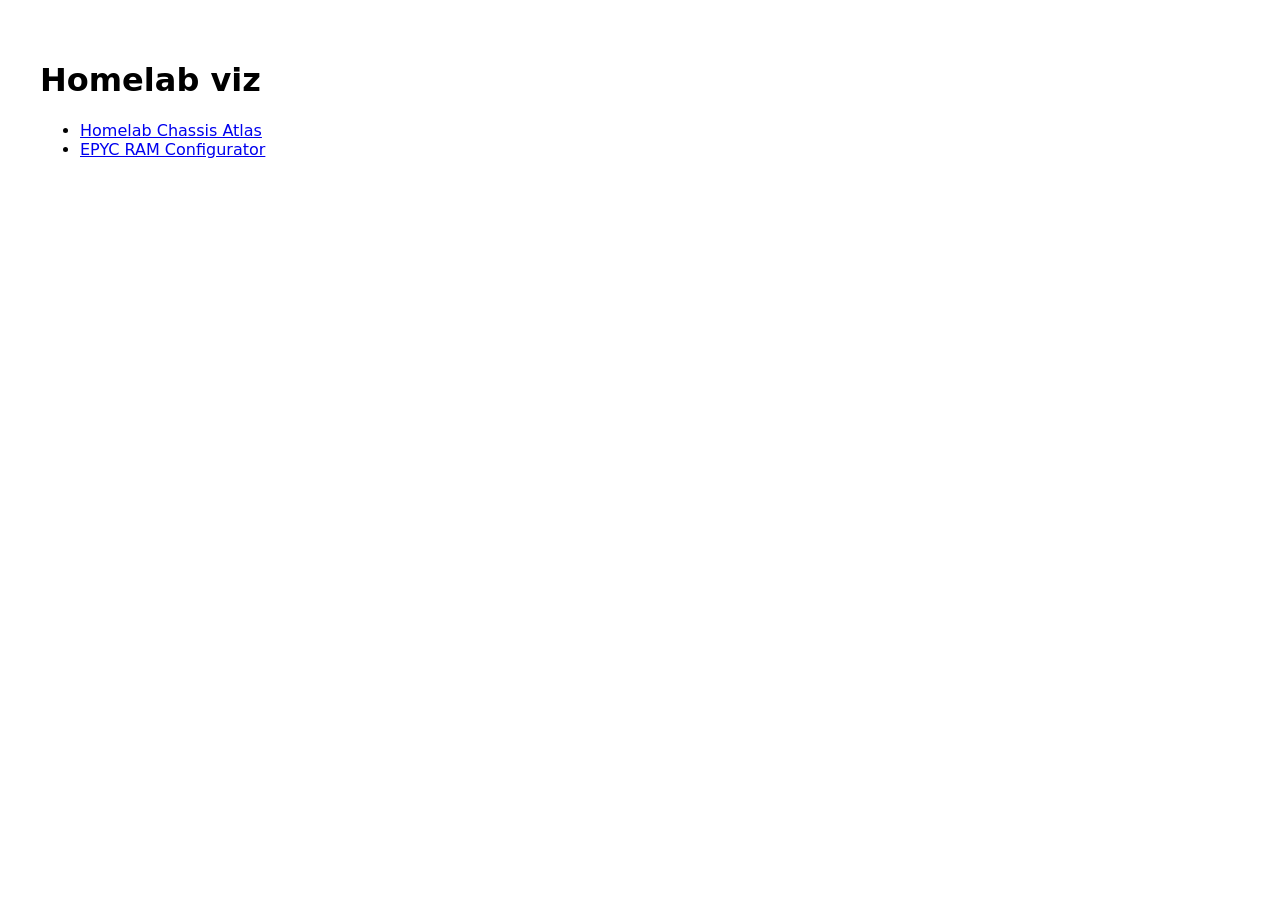
<file: index.html>
<!DOCTYPE html><html><head><meta charset="utf-8"><title>Homelab viz</title></head><body style="font-family:system-ui;padding:2rem"><h1>Homelab viz</h1><ul><li><a href="homelab-chassis-atlas/">Homelab Chassis Atlas</a></li><li><a href="epyc-ram-configurator/">EPYC RAM Configurator</a></li></ul></body></html>
</file>
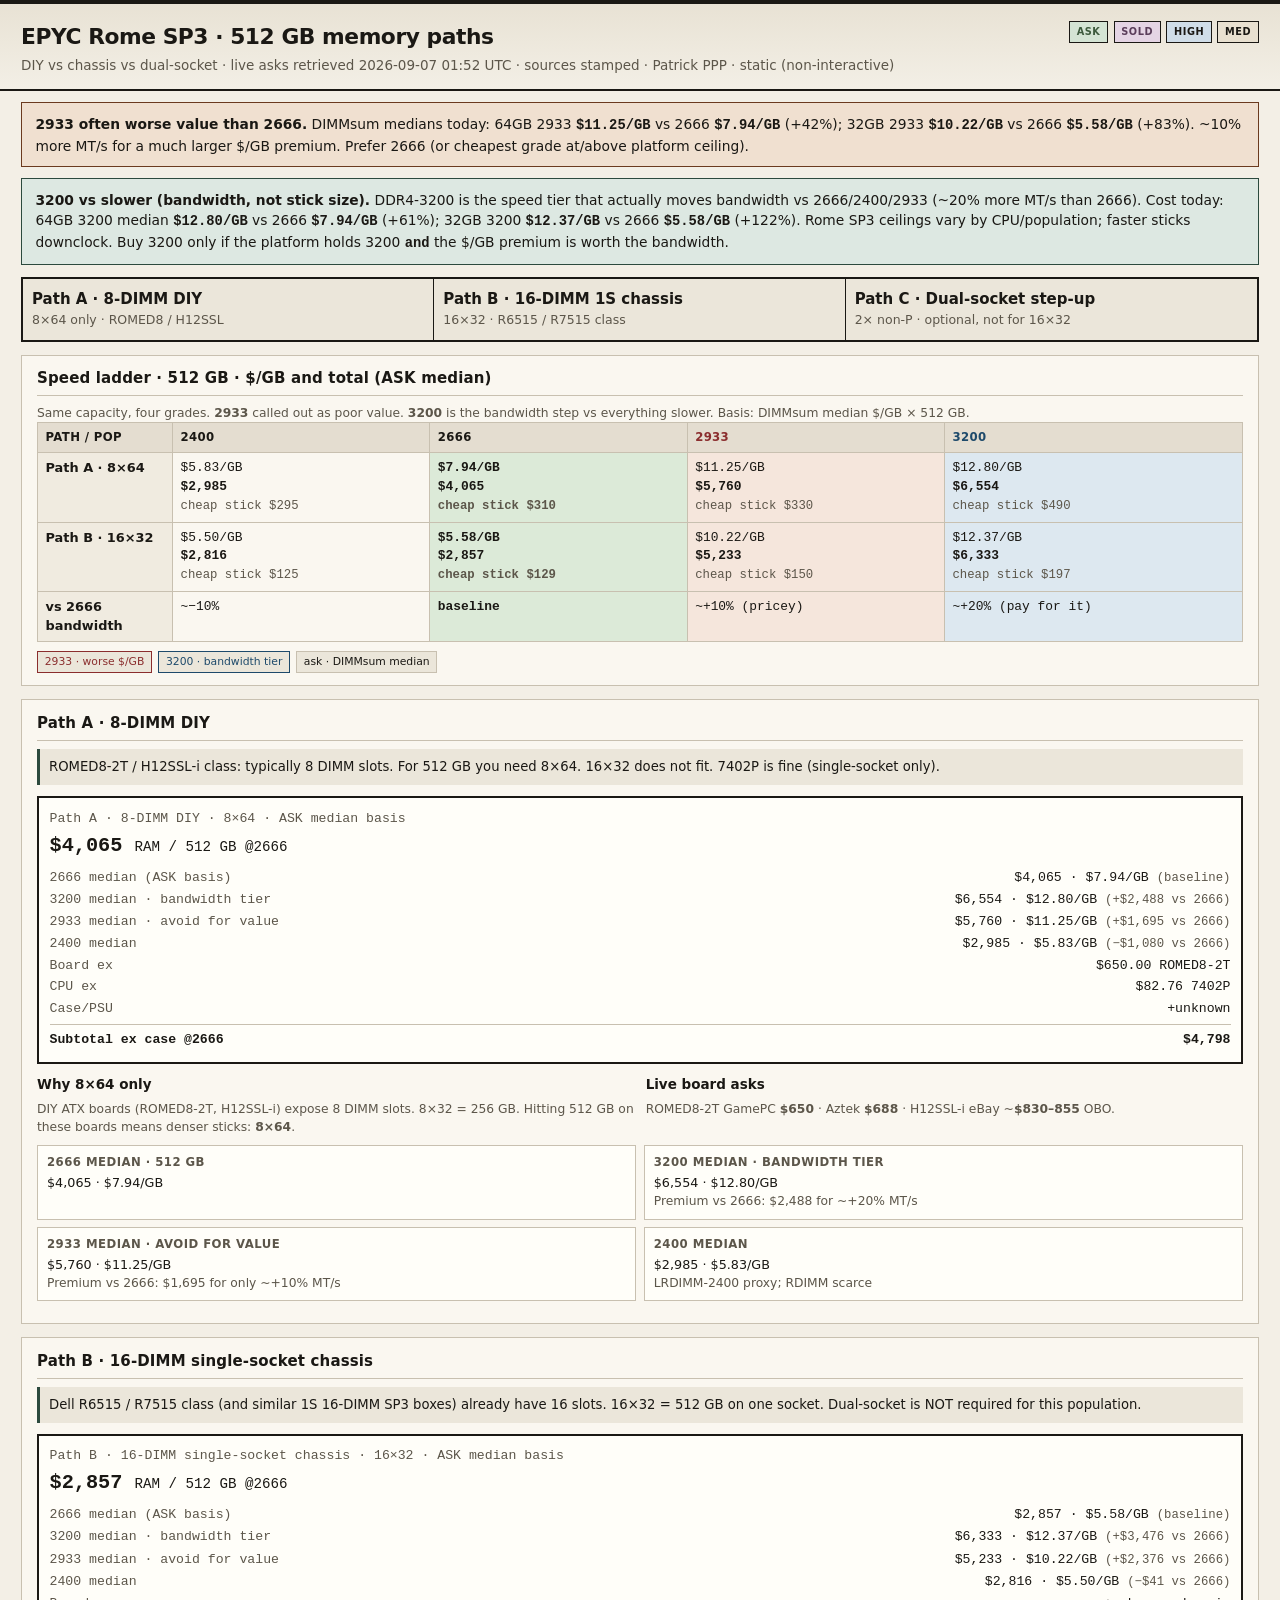
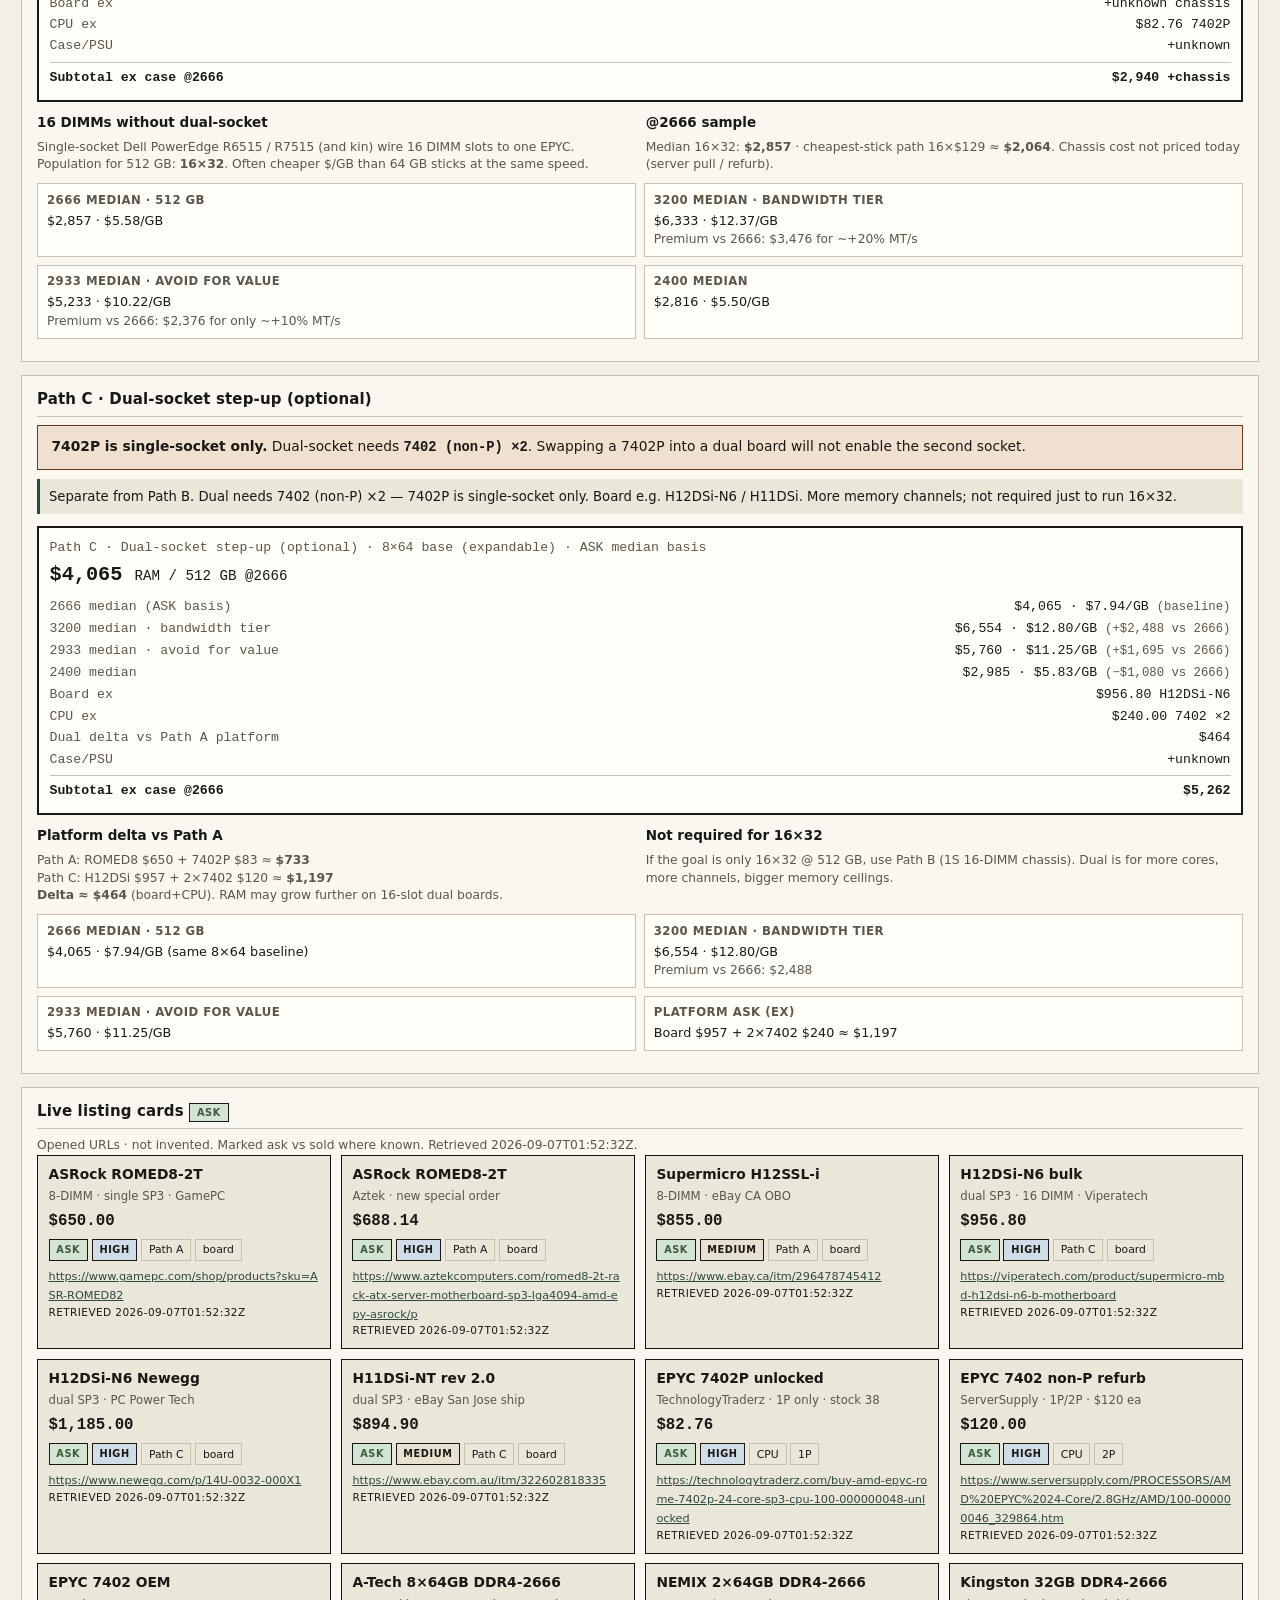
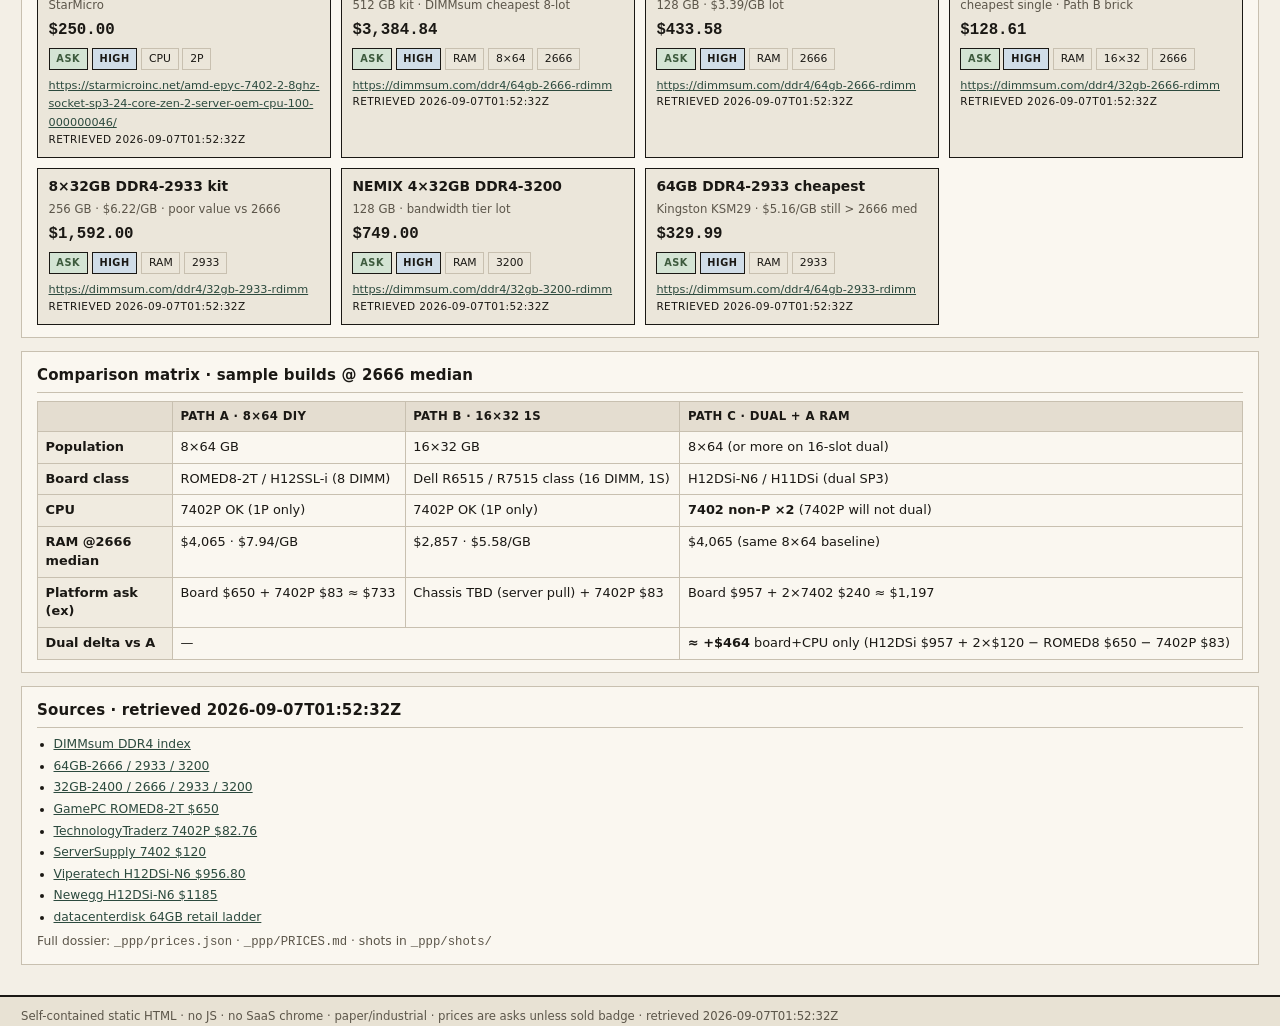
<file: epyc-ram-configurator/index.html>
<!DOCTYPE html>
<html lang="en">
<head>
<meta charset="UTF-8">
<meta name="viewport" content="width=device-width, initial-scale=1">
<title>EPYC Rome SP3 · 512 GB RAM Configurator · 2026-09-07</title>
<link rel="stylesheet" href="style.css">
</head>
<body>
<header class="mast">
  <div class="mast-row">
    <div>
      <h1>EPYC Rome SP3 · 512 GB memory paths</h1>
      <p class="sub">DIY vs chassis vs dual-socket · live asks retrieved <time datetime="2026-09-07T01:52:32Z">2026-09-07 01:52 UTC</time> · sources stamped · Patrick PPP · static (non-interactive)</p>
    </div>
    <div class="mast-badges">
      <span class="badge ask">ASK</span>
      <span class="badge sold">SOLD</span>
      <span class="badge conf-hi">HIGH</span>
      <span class="badge conf-med">MED</span>
    </div>
  </div>
</header>

<section class="callout warn" id="finding-2933">
  <strong>2933 often worse value than 2666.</strong>
  DIMMsum medians today: 64GB 2933 <em>$11.25/GB</em> vs 2666 <em>$7.94/GB</em> (+42%);
  32GB 2933 <em>$10.22/GB</em> vs 2666 <em>$5.58/GB</em> (+83%).
  ~10% more MT/s for a much larger $/GB premium. Prefer 2666 (or cheapest grade at/above platform ceiling).
</section>

<section class="callout info" id="finding-3200">
  <strong>3200 vs slower (bandwidth, not stick size).</strong>
  DDR4-3200 is the speed tier that actually moves bandwidth vs 2666/2400/2933 (~20% more MT/s than 2666).
  Cost today: 64GB 3200 median <em>$12.80/GB</em> vs 2666 <em>$7.94/GB</em> (+61%); 32GB 3200 <em>$12.37/GB</em> vs 2666 <em>$5.58/GB</em> (+122%).
  Rome SP3 ceilings vary by CPU/population; faster sticks downclock. Buy 3200 only if the platform holds 3200 <em>and</em> the $/GB premium is worth the bandwidth.
</section>

<nav class="paths-nav" aria-label="Memory paths">
  <a href="#path-a">Path A · 8-DIMM DIY<br><small>8×64 only · ROMED8 / H12SSL</small></a>
  <a href="#path-b">Path B · 16-DIMM 1S chassis<br><small>16×32 · R6515 / R7515 class</small></a>
  <a href="#path-c">Path C · Dual-socket step-up<br><small>2× non-P · optional, not for 16×32</small></a>
</nav>

<main class="grid static-stack">
  <section class="panel span2">
    <h2>Speed ladder · 512 GB · $/GB and total (ASK median)</h2>
    <p class="fine">Same capacity, four grades. <strong>2933</strong> called out as poor value. <strong>3200</strong> is the bandwidth step vs everything slower. Basis: DIMMsum median $/GB × 512 GB.</p>
    <div class="table-wrap">
      <table class="matrix" id="ladderTable">
        <thead>
          <tr>
            <th>Path / pop</th>
            <th>2400</th>
            <th>2666</th>
            <th class="bad">2933</th>
            <th class="hi">3200</th>
          </tr>
        </thead>
        <tbody>
          <tr><th>Path A · 8×64</th><td class="cell-num ">$5.83/GB<br><strong>$2,985</strong><br><span class="fine">cheap stick $295</span></td><td class="cell-num cell-best">$7.94/GB<br><strong>$4,065</strong><br><span class="fine">cheap stick $310</span></td><td class="cell-num cell-warn">$11.25/GB<br><strong>$5,760</strong><br><span class="fine">cheap stick $330</span></td><td class="cell-num cell-hi">$12.80/GB<br><strong>$6,554</strong><br><span class="fine">cheap stick $490</span></td></tr>
          <tr><th>Path B · 16×32</th><td class="cell-num ">$5.50/GB<br><strong>$2,816</strong><br><span class="fine">cheap stick $125</span></td><td class="cell-num cell-best">$5.58/GB<br><strong>$2,857</strong><br><span class="fine">cheap stick $129</span></td><td class="cell-num cell-warn">$10.22/GB<br><strong>$5,233</strong><br><span class="fine">cheap stick $150</span></td><td class="cell-num cell-hi">$12.37/GB<br><strong>$6,333</strong><br><span class="fine">cheap stick $197</span></td></tr>
          <tr><th>vs 2666 bandwidth</th>
            <td class="cell-num">~−10%</td>
            <td class="cell-num cell-best">baseline</td>
            <td class="cell-num cell-warn">~+10% (pricey)</td>
            <td class="cell-num cell-hi">~+20% (pay for it)</td>
          </tr>
        </tbody>
      </table>
    </div>
    <div class="legend">
      <span class="pill bad">2933 · worse $/GB</span>
      <span class="pill hi">3200 · bandwidth tier</span>
      <span class="pill">ask · DIMMsum median</span>
    </div>
  </section>

  <section class="panel span2 path-block" id="path-a">
    <h2>Path A · 8-DIMM DIY</h2>
    
    <p class="path-note">ROMED8-2T / H12SSL-i class: typically 8 DIMM slots. For 512 GB you need 8×64. 16×32 does not fit. 7402P is fine (single-socket only).</p>
    <div class="totals">
      <div class="muted">Path A · 8-DIMM DIY · 8×64 · ASK median basis</div>
      <div class="big">$4,065 <span style="font-size:0.7em;font-weight:500">RAM / 512 GB @2666</span></div>
      <div class="row"><span class="muted">2666 median (ASK basis)</span><span>$4,065 · $7.94/GB <span class="fine">(baseline)</span></span></div><div class="row"><span class="muted">3200 median · bandwidth tier</span><span>$6,554 · $12.80/GB <span class="fine">(+$2,488 vs 2666)</span></span></div><div class="row"><span class="muted">2933 median · avoid for value</span><span>$5,760 · $11.25/GB <span class="fine">(+$1,695 vs 2666)</span></span></div><div class="row"><span class="muted">2400 median</span><span>$2,985 · $5.83/GB <span class="fine">(−$1,080 vs 2666)</span></span></div>
      <div class="row"><span class="muted">Board ex</span><span>$650.00 ROMED8-2T</span></div>
      <div class="row"><span class="muted">CPU ex</span><span>$82.76 7402P</span></div>
      
      <div class="row"><span class="muted">Case/PSU</span><span>+unknown</span></div>
      <div class="row" style="margin-top:0.4rem;border-top:1px solid #c8c0b0;padding-top:0.35rem"><span><strong>Subtotal ex case @2666</strong></span><span><strong>$4,798</strong></span></div>
    </div>
    <div class="split" style="margin-top:0.75rem">
      <div>
        <h3 style="margin:0 0 0.4rem;font-size:0.9rem">Why 8×64 only</h3>
        <p class="fine" style="margin:0">DIY ATX boards (ROMED8-2T, H12SSL-i) expose 8 DIMM slots. 8×32 = 256 GB. Hitting 512 GB on these boards means denser sticks: <strong>8×64</strong>.</p>
      </div>
      <div>
        <h3 style="margin:0 0 0.4rem;font-size:0.9rem">Live board asks</h3>
        <p class="fine" style="margin:0">ROMED8-2T GamePC <strong>$650</strong> · Aztek <strong>$688</strong> · H12SSL-i eBay ~<strong>$830–855</strong> OBO.</p>
      </div>
    </div>
    <div class="bw-box">
      <div><strong>2666 median · 512 GB</strong>$4,065 · $7.94/GB</div>
      <div><strong>3200 median · bandwidth tier</strong>$6,554 · $12.80/GB<br><span class="fine">Premium vs 2666: $2,488 for ~+20% MT/s</span></div>
      <div><strong>2933 median · avoid for value</strong>$5,760 · $11.25/GB<br><span class="fine">Premium vs 2666: $1,695 for only ~+10% MT/s</span></div>
      <div><strong>2400 median</strong>$2,985 · $5.83/GB<br><span class="fine">LRDIMM-2400 proxy; RDIMM scarce</span></div>
    </div>
  </section>

  <section class="panel span2 path-block" id="path-b">
    <h2>Path B · 16-DIMM single-socket chassis</h2>
    
    <p class="path-note">Dell R6515 / R7515 class (and similar 1S 16-DIMM SP3 boxes) already have 16 slots. 16×32 = 512 GB on one socket. Dual-socket is NOT required for this population.</p>
    <div class="totals">
      <div class="muted">Path B · 16-DIMM single-socket chassis · 16×32 · ASK median basis</div>
      <div class="big">$2,857 <span style="font-size:0.7em;font-weight:500">RAM / 512 GB @2666</span></div>
      <div class="row"><span class="muted">2666 median (ASK basis)</span><span>$2,857 · $5.58/GB <span class="fine">(baseline)</span></span></div><div class="row"><span class="muted">3200 median · bandwidth tier</span><span>$6,333 · $12.37/GB <span class="fine">(+$3,476 vs 2666)</span></span></div><div class="row"><span class="muted">2933 median · avoid for value</span><span>$5,233 · $10.22/GB <span class="fine">(+$2,376 vs 2666)</span></span></div><div class="row"><span class="muted">2400 median</span><span>$2,816 · $5.50/GB <span class="fine">(−$41 vs 2666)</span></span></div>
      <div class="row"><span class="muted">Board ex</span><span>+unknown chassis</span></div>
      <div class="row"><span class="muted">CPU ex</span><span>$82.76 7402P</span></div>
      
      <div class="row"><span class="muted">Case/PSU</span><span>+unknown</span></div>
      <div class="row" style="margin-top:0.4rem;border-top:1px solid #c8c0b0;padding-top:0.35rem"><span><strong>Subtotal ex case @2666</strong></span><span><strong>$2,940 +chassis</strong></span></div>
    </div>
    <div class="split" style="margin-top:0.75rem">
      <div>
        <h3 style="margin:0 0 0.4rem;font-size:0.9rem">16 DIMMs without dual-socket</h3>
        <p class="fine" style="margin:0">Single-socket Dell PowerEdge R6515 / R7515 (and kin) wire 16 DIMM slots to one EPYC. Population for 512 GB: <strong>16×32</strong>. Often cheaper $/GB than 64 GB sticks at the same speed.</p>
      </div>
      <div>
        <h3 style="margin:0 0 0.4rem;font-size:0.9rem">@2666 sample</h3>
        <p class="fine" style="margin:0">Median 16×32: <strong>$2,857</strong> · cheapest-stick path 16×$129 ≈ <strong>$2,064</strong>. Chassis cost not priced today (server pull / refurb).</p>
      </div>
    </div>
    <div class="bw-box">
      <div><strong>2666 median · 512 GB</strong>$2,857 · $5.58/GB</div>
      <div><strong>3200 median · bandwidth tier</strong>$6,333 · $12.37/GB<br><span class="fine">Premium vs 2666: $3,476 for ~+20% MT/s</span></div>
      <div><strong>2933 median · avoid for value</strong>$5,233 · $10.22/GB<br><span class="fine">Premium vs 2666: $2,376 for only ~+10% MT/s</span></div>
      <div><strong>2400 median</strong>$2,816 · $5.50/GB</div>
    </div>
  </section>

  <section class="panel span2 path-block" id="path-c">
    <h2>Path C · Dual-socket step-up (optional)</h2>
    <div class="callout warn" style="margin:0 0 0.6rem">
      <strong>7402P is single-socket only.</strong> Dual-socket needs <em>7402 (non-P) ×2</em>. Swapping a 7402P into a dual board will not enable the second socket.
    </div>
    
    <p class="path-note">Separate from Path B. Dual needs 7402 (non-P) ×2 — 7402P is single-socket only. Board e.g. H12DSi-N6 / H11DSi. More memory channels; not required just to run 16×32.</p>
    <div class="totals">
      <div class="muted">Path C · Dual-socket step-up (optional) · 8×64 base (expandable) · ASK median basis</div>
      <div class="big">$4,065 <span style="font-size:0.7em;font-weight:500">RAM / 512 GB @2666</span></div>
      <div class="row"><span class="muted">2666 median (ASK basis)</span><span>$4,065 · $7.94/GB <span class="fine">(baseline)</span></span></div><div class="row"><span class="muted">3200 median · bandwidth tier</span><span>$6,554 · $12.80/GB <span class="fine">(+$2,488 vs 2666)</span></span></div><div class="row"><span class="muted">2933 median · avoid for value</span><span>$5,760 · $11.25/GB <span class="fine">(+$1,695 vs 2666)</span></span></div><div class="row"><span class="muted">2400 median</span><span>$2,985 · $5.83/GB <span class="fine">(−$1,080 vs 2666)</span></span></div>
      <div class="row"><span class="muted">Board ex</span><span>$956.80 H12DSi-N6</span></div>
      <div class="row"><span class="muted">CPU ex</span><span>$240.00 7402 ×2</span></div>
      <div class="row"><span class="muted">Dual delta vs Path A platform</span><span>$464</span></div>
      <div class="row"><span class="muted">Case/PSU</span><span>+unknown</span></div>
      <div class="row" style="margin-top:0.4rem;border-top:1px solid #c8c0b0;padding-top:0.35rem"><span><strong>Subtotal ex case @2666</strong></span><span><strong>$5,262</strong></span></div>
    </div>
    <div class="split" style="margin-top:0.75rem">
      <div>
        <h3 style="margin:0 0 0.4rem;font-size:0.9rem">Platform delta vs Path A</h3>
        <p class="fine" style="margin:0">Path A: ROMED8 $650 + 7402P $83 ≈ <strong>$733</strong><br>
        Path C: H12DSi $957 + 2×7402 $120 ≈ <strong>$1,197</strong><br>
        <strong>Delta ≈ $464</strong> (board+CPU). RAM may grow further on 16-slot dual boards.</p>
      </div>
      <div>
        <h3 style="margin:0 0 0.4rem;font-size:0.9rem">Not required for 16×32</h3>
        <p class="fine" style="margin:0">If the goal is only 16×32 @ 512 GB, use Path B (1S 16-DIMM chassis). Dual is for more cores, more channels, bigger memory ceilings.</p>
      </div>
    </div>
    <div class="bw-box">
      <div><strong>2666 median · 512 GB</strong>$4,065 · $7.94/GB (same 8×64 baseline)</div>
      <div><strong>3200 median · bandwidth tier</strong>$6,554 · $12.80/GB<br><span class="fine">Premium vs 2666: $2,488</span></div>
      <div><strong>2933 median · avoid for value</strong>$5,760 · $11.25/GB</div>
      <div><strong>Platform ask (ex)</strong>Board $957 + 2×7402 $240 ≈ $1,197</div>
    </div>
  </section>

  <section class="panel span2">
    <h2>Live listing cards <span class="badge ask">ASK</span></h2>
    <p class="fine">Opened URLs · not invented. Marked ask vs sold where known. Retrieved 2026-09-07T01:52:32Z.</p>
    <div class="cards">
    <article class="card">
      <h3>ASRock ROMED8-2T</h3>
      <div class="meta">8-DIMM · single SP3 · GamePC</div>
      <div class="price">$650.00</div>
      <div class="tags">
        <span class="badge ask">ask</span>
        <span class="badge conf-hi">high</span>
        <span class="pill">Path A</span><span class="pill">board</span>
      </div>
      <a href="https://www.gamepc.com/shop/products?sku=ASR-ROMED82" target="_blank" rel="noopener">https://www.gamepc.com/shop/products?sku=ASR-ROMED82</a>
      <div class="conf">retrieved 2026-09-07T01:52:32Z</div>
    </article>
    <article class="card">
      <h3>ASRock ROMED8-2T</h3>
      <div class="meta">Aztek · new special order</div>
      <div class="price">$688.14</div>
      <div class="tags">
        <span class="badge ask">ask</span>
        <span class="badge conf-hi">high</span>
        <span class="pill">Path A</span><span class="pill">board</span>
      </div>
      <a href="https://www.aztekcomputers.com/romed8-2t-rack-atx-server-motherboard-sp3-lga4094-amd-epy-asrock/p" target="_blank" rel="noopener">https://www.aztekcomputers.com/romed8-2t-rack-atx-server-motherboard-sp3-lga4094-amd-epy-asrock/p</a>
      <div class="conf">retrieved 2026-09-07T01:52:32Z</div>
    </article>
    <article class="card">
      <h3>Supermicro H12SSL-i</h3>
      <div class="meta">8-DIMM · eBay CA OBO</div>
      <div class="price">$855.00</div>
      <div class="tags">
        <span class="badge ask">ask</span>
        <span class="badge conf-med">medium</span>
        <span class="pill">Path A</span><span class="pill">board</span>
      </div>
      <a href="https://www.ebay.ca/itm/296478745412" target="_blank" rel="noopener">https://www.ebay.ca/itm/296478745412</a>
      <div class="conf">retrieved 2026-09-07T01:52:32Z</div>
    </article>
    <article class="card">
      <h3>H12DSi-N6 bulk</h3>
      <div class="meta">dual SP3 · 16 DIMM · Viperatech</div>
      <div class="price">$956.80</div>
      <div class="tags">
        <span class="badge ask">ask</span>
        <span class="badge conf-hi">high</span>
        <span class="pill">Path C</span><span class="pill">board</span>
      </div>
      <a href="https://viperatech.com/product/supermicro-mbd-h12dsi-n6-b-motherboard" target="_blank" rel="noopener">https://viperatech.com/product/supermicro-mbd-h12dsi-n6-b-motherboard</a>
      <div class="conf">retrieved 2026-09-07T01:52:32Z</div>
    </article>
    <article class="card">
      <h3>H12DSi-N6 Newegg</h3>
      <div class="meta">dual SP3 · PC Power Tech</div>
      <div class="price">$1,185.00</div>
      <div class="tags">
        <span class="badge ask">ask</span>
        <span class="badge conf-hi">high</span>
        <span class="pill">Path C</span><span class="pill">board</span>
      </div>
      <a href="https://www.newegg.com/p/14U-0032-000X1" target="_blank" rel="noopener">https://www.newegg.com/p/14U-0032-000X1</a>
      <div class="conf">retrieved 2026-09-07T01:52:32Z</div>
    </article>
    <article class="card">
      <h3>H11DSi-NT rev 2.0</h3>
      <div class="meta">dual SP3 · eBay San Jose ship</div>
      <div class="price">$894.90</div>
      <div class="tags">
        <span class="badge ask">ask</span>
        <span class="badge conf-med">medium</span>
        <span class="pill">Path C</span><span class="pill">board</span>
      </div>
      <a href="https://www.ebay.com.au/itm/322602818335" target="_blank" rel="noopener">https://www.ebay.com.au/itm/322602818335</a>
      <div class="conf">retrieved 2026-09-07T01:52:32Z</div>
    </article>
    <article class="card">
      <h3>EPYC 7402P unlocked</h3>
      <div class="meta">TechnologyTraderz · 1P only · stock 38</div>
      <div class="price">$82.76</div>
      <div class="tags">
        <span class="badge ask">ask</span>
        <span class="badge conf-hi">high</span>
        <span class="pill">CPU</span><span class="pill">1P</span>
      </div>
      <a href="https://technologytraderz.com/buy-amd-epyc-rome-7402p-24-core-sp3-cpu-100-000000048-unlocked" target="_blank" rel="noopener">https://technologytraderz.com/buy-amd-epyc-rome-7402p-24-core-sp3-cpu-100-000000048-unlocked</a>
      <div class="conf">retrieved 2026-09-07T01:52:32Z</div>
    </article>
    <article class="card">
      <h3>EPYC 7402 non-P refurb</h3>
      <div class="meta">ServerSupply · 1P/2P · $120 ea</div>
      <div class="price">$120.00</div>
      <div class="tags">
        <span class="badge ask">ask</span>
        <span class="badge conf-hi">high</span>
        <span class="pill">CPU</span><span class="pill">2P</span>
      </div>
      <a href="https://www.serversupply.com/PROCESSORS/AMD%20EPYC%2024-Core/2.8GHz/AMD/100-000000046_329864.htm" target="_blank" rel="noopener">https://www.serversupply.com/PROCESSORS/AMD%20EPYC%2024-Core/2.8GHz/AMD/100-000000046_329864.htm</a>
      <div class="conf">retrieved 2026-09-07T01:52:32Z</div>
    </article>
    <article class="card">
      <h3>EPYC 7402 OEM</h3>
      <div class="meta">StarMicro</div>
      <div class="price">$250.00</div>
      <div class="tags">
        <span class="badge ask">ask</span>
        <span class="badge conf-hi">high</span>
        <span class="pill">CPU</span><span class="pill">2P</span>
      </div>
      <a href="https://starmicroinc.net/amd-epyc-7402-2-8ghz-socket-sp3-24-core-zen-2-server-oem-cpu-100-000000046/" target="_blank" rel="noopener">https://starmicroinc.net/amd-epyc-7402-2-8ghz-socket-sp3-24-core-zen-2-server-oem-cpu-100-000000046/</a>
      <div class="conf">retrieved 2026-09-07T01:52:32Z</div>
    </article>
    <article class="card">
      <h3>A-Tech 8×64GB DDR4-2666</h3>
      <div class="meta">512 GB kit · DIMMsum cheapest 8-lot</div>
      <div class="price">$3,384.84</div>
      <div class="tags">
        <span class="badge ask">ask</span>
        <span class="badge conf-hi">high</span>
        <span class="pill">RAM</span><span class="pill">8×64</span><span class="pill">2666</span>
      </div>
      <a href="https://dimmsum.com/ddr4/64gb-2666-rdimm" target="_blank" rel="noopener">https://dimmsum.com/ddr4/64gb-2666-rdimm</a>
      <div class="conf">retrieved 2026-09-07T01:52:32Z</div>
    </article>
    <article class="card">
      <h3>NEMIX 2×64GB DDR4-2666</h3>
      <div class="meta">128 GB · $3.39/GB lot</div>
      <div class="price">$433.58</div>
      <div class="tags">
        <span class="badge ask">ask</span>
        <span class="badge conf-hi">high</span>
        <span class="pill">RAM</span><span class="pill">2666</span>
      </div>
      <a href="https://dimmsum.com/ddr4/64gb-2666-rdimm" target="_blank" rel="noopener">https://dimmsum.com/ddr4/64gb-2666-rdimm</a>
      <div class="conf">retrieved 2026-09-07T01:52:32Z</div>
    </article>
    <article class="card">
      <h3>Kingston 32GB DDR4-2666</h3>
      <div class="meta">cheapest single · Path B brick</div>
      <div class="price">$128.61</div>
      <div class="tags">
        <span class="badge ask">ask</span>
        <span class="badge conf-hi">high</span>
        <span class="pill">RAM</span><span class="pill">16×32</span><span class="pill">2666</span>
      </div>
      <a href="https://dimmsum.com/ddr4/32gb-2666-rdimm" target="_blank" rel="noopener">https://dimmsum.com/ddr4/32gb-2666-rdimm</a>
      <div class="conf">retrieved 2026-09-07T01:52:32Z</div>
    </article>
    <article class="card">
      <h3>8×32GB DDR4-2933 kit</h3>
      <div class="meta">256 GB · $6.22/GB · poor value vs 2666</div>
      <div class="price">$1,592.00</div>
      <div class="tags">
        <span class="badge ask">ask</span>
        <span class="badge conf-hi">high</span>
        <span class="pill">RAM</span><span class="pill">2933</span>
      </div>
      <a href="https://dimmsum.com/ddr4/32gb-2933-rdimm" target="_blank" rel="noopener">https://dimmsum.com/ddr4/32gb-2933-rdimm</a>
      <div class="conf">retrieved 2026-09-07T01:52:32Z</div>
    </article>
    <article class="card">
      <h3>NEMIX 4×32GB DDR4-3200</h3>
      <div class="meta">128 GB · bandwidth tier lot</div>
      <div class="price">$749.00</div>
      <div class="tags">
        <span class="badge ask">ask</span>
        <span class="badge conf-hi">high</span>
        <span class="pill">RAM</span><span class="pill">3200</span>
      </div>
      <a href="https://dimmsum.com/ddr4/32gb-3200-rdimm" target="_blank" rel="noopener">https://dimmsum.com/ddr4/32gb-3200-rdimm</a>
      <div class="conf">retrieved 2026-09-07T01:52:32Z</div>
    </article>
    <article class="card">
      <h3>64GB DDR4-2933 cheapest</h3>
      <div class="meta">Kingston KSM29 · $5.16/GB still &gt; 2666 med</div>
      <div class="price">$329.99</div>
      <div class="tags">
        <span class="badge ask">ask</span>
        <span class="badge conf-hi">high</span>
        <span class="pill">RAM</span><span class="pill">2933</span>
      </div>
      <a href="https://dimmsum.com/ddr4/64gb-2933-rdimm" target="_blank" rel="noopener">https://dimmsum.com/ddr4/64gb-2933-rdimm</a>
      <div class="conf">retrieved 2026-09-07T01:52:32Z</div>
    </article>
    </div>
  </section>

  <section class="panel span2">
    <h2>Comparison matrix · sample builds @ 2666 median</h2>
    <div class="table-wrap">
      <table class="matrix" id="buildMatrix">
        <thead>
          <tr>
            <th></th>
            <th>Path A · 8×64 DIY</th>
            <th>Path B · 16×32 1S</th>
            <th>Path C · Dual + A RAM</th>
          </tr>
        </thead>
        <tbody>
          <tr>
            <th>Population</th>
            <td>8×64 GB</td>
            <td>16×32 GB</td>
            <td>8×64 (or more on 16-slot dual)</td>
          </tr>
          <tr>
            <th>Board class</th>
            <td>ROMED8-2T / H12SSL-i (8 DIMM)</td>
            <td>Dell R6515 / R7515 class (16 DIMM, 1S)</td>
            <td>H12DSi-N6 / H11DSi (dual SP3)</td>
          </tr>
          <tr>
            <th>CPU</th>
            <td>7402P OK (1P only)</td>
            <td>7402P OK (1P only)</td>
            <td><strong>7402 non-P ×2</strong> (7402P will not dual)</td>
          </tr>
          <tr>
            <th>RAM @2666 median</th>
            <td>$4,065 · $7.94/GB</td>
            <td>$2,857 · $5.58/GB</td>
            <td>$4,065 (same 8×64 baseline)</td>
          </tr>
          <tr>
            <th>Platform ask (ex)</th>
            <td>Board $650 + 7402P $83 ≈ $733</td>
            <td>Chassis TBD (server pull) + 7402P $83</td>
            <td>Board $957 + 2×7402 $240 ≈ $1,197</td>
          </tr>
          <tr>
            <th>Dual delta vs A</th>
            <td colspan="2">—</td>
            <td><strong>≈ +$464</strong> board+CPU only (H12DSi $957 + 2×$120 − ROMED8 $650 − 7402P $83)</td>
          </tr>
        </tbody>
      </table>
    </div>
  </section>

  <section class="panel span2">
    <h2>Sources · retrieved 2026-09-07T01:52:32Z</h2>
    <ul class="sources"><li><a href="https://dimmsum.com/ddr4" target="_blank" rel="noopener">DIMMsum DDR4 index</a></li><li><a href="https://dimmsum.com/ddr4/64gb-2666-rdimm" target="_blank" rel="noopener">64GB-2666 / 2933 / 3200</a></li><li><a href="https://dimmsum.com/ddr4/32gb-2666-rdimm" target="_blank" rel="noopener">32GB-2400 / 2666 / 2933 / 3200</a></li><li><a href="https://www.gamepc.com/shop/products?sku=ASR-ROMED82" target="_blank" rel="noopener">GamePC ROMED8-2T $650</a></li><li><a href="https://technologytraderz.com/buy-amd-epyc-rome-7402p-24-core-sp3-cpu-100-000000048-unlocked" target="_blank" rel="noopener">TechnologyTraderz 7402P $82.76</a></li><li><a href="https://www.serversupply.com/PROCESSORS/AMD%20EPYC%2024-Core/2.8GHz/AMD/100-000000046_329864.htm" target="_blank" rel="noopener">ServerSupply 7402 $120</a></li><li><a href="https://viperatech.com/product/supermicro-mbd-h12dsi-n6-b-motherboard" target="_blank" rel="noopener">Viperatech H12DSi-N6 $956.80</a></li><li><a href="https://www.newegg.com/p/14U-0032-000X1" target="_blank" rel="noopener">Newegg H12DSi-N6 $1185</a></li><li><a href="https://datacenterdisk.com/server-ram/ddr4/64gb" target="_blank" rel="noopener">datacenterdisk 64GB retail ladder</a></li>
    </ul>
    <p class="fine">Full dossier: <code>_ppp/prices.json</code> · <code>_ppp/PRICES.md</code> · shots in <code>_ppp/shots/</code></p>
  </section>
</main>

<footer class="foot">
  Self-contained static HTML · no JS · no SaaS chrome · paper/industrial · prices are asks unless sold badge · retrieved 2026-09-07T01:52:32Z
</footer>
</body>
</html>
</file>
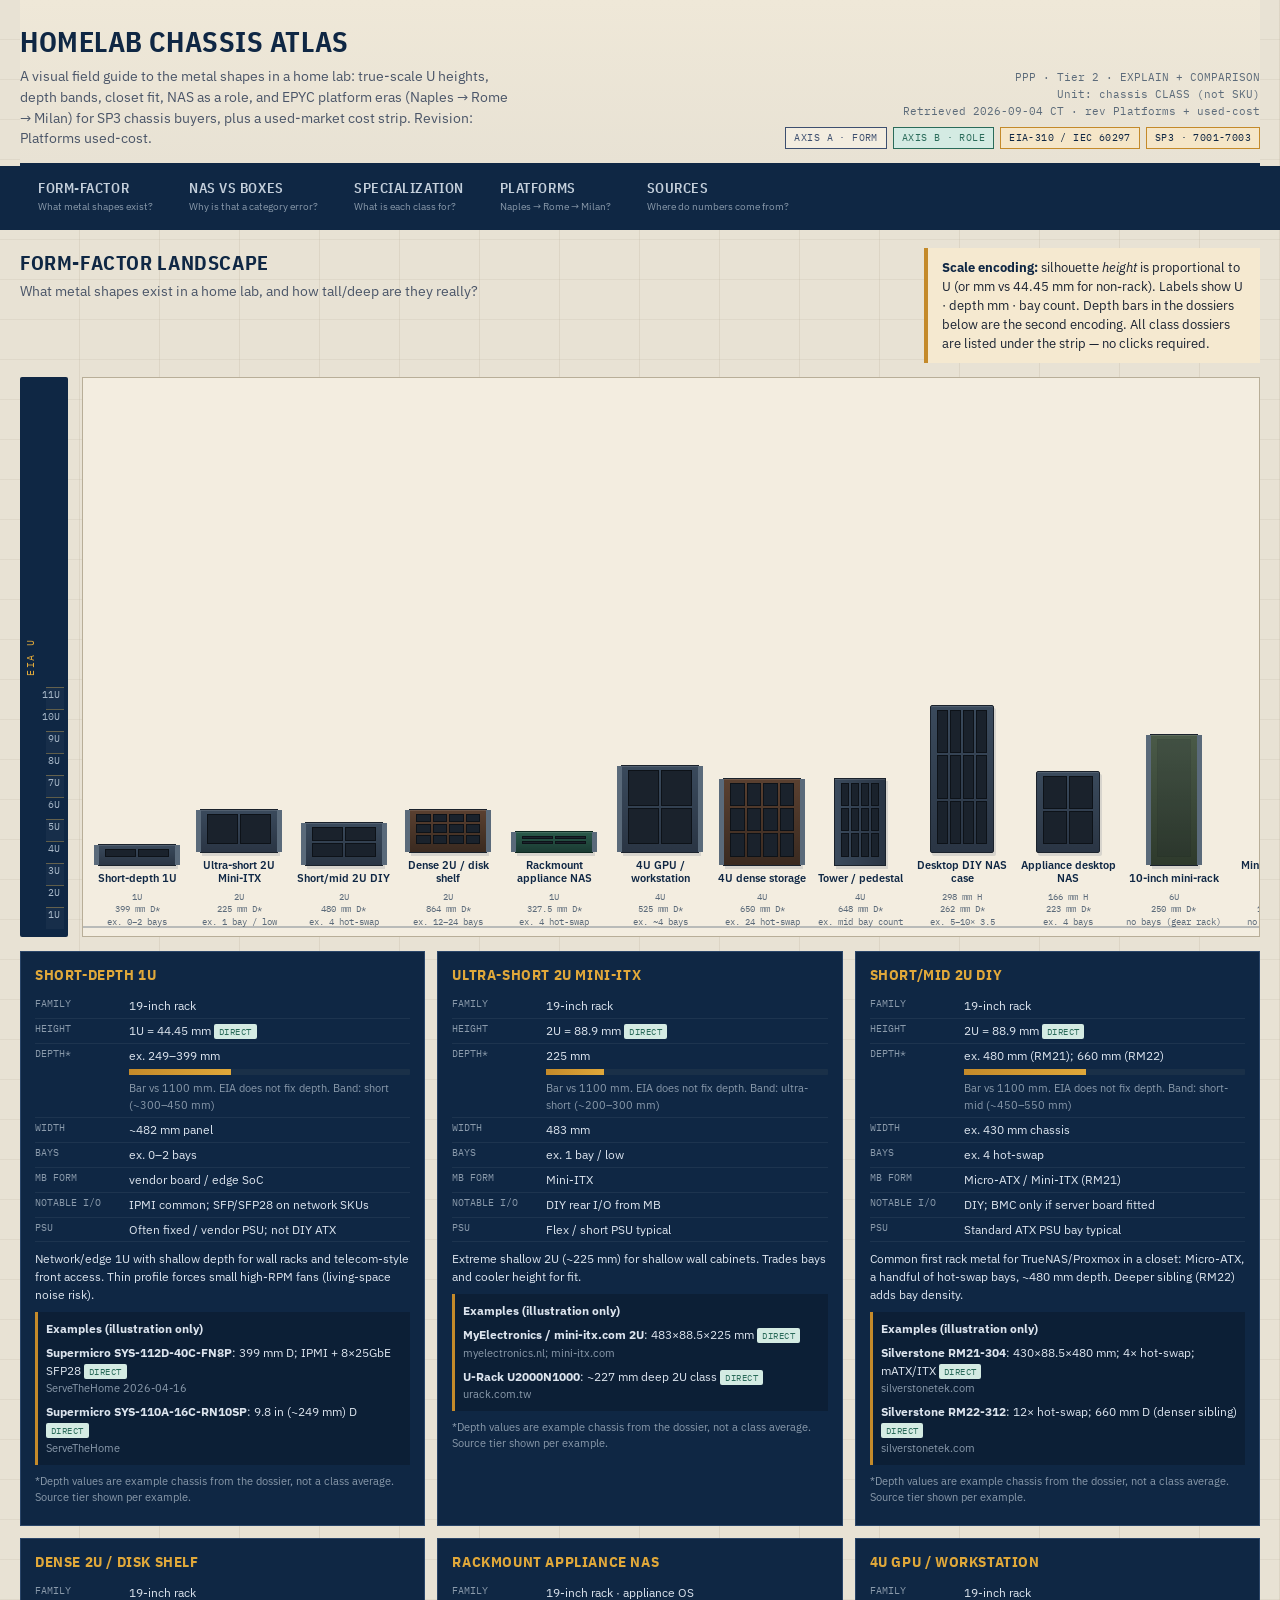
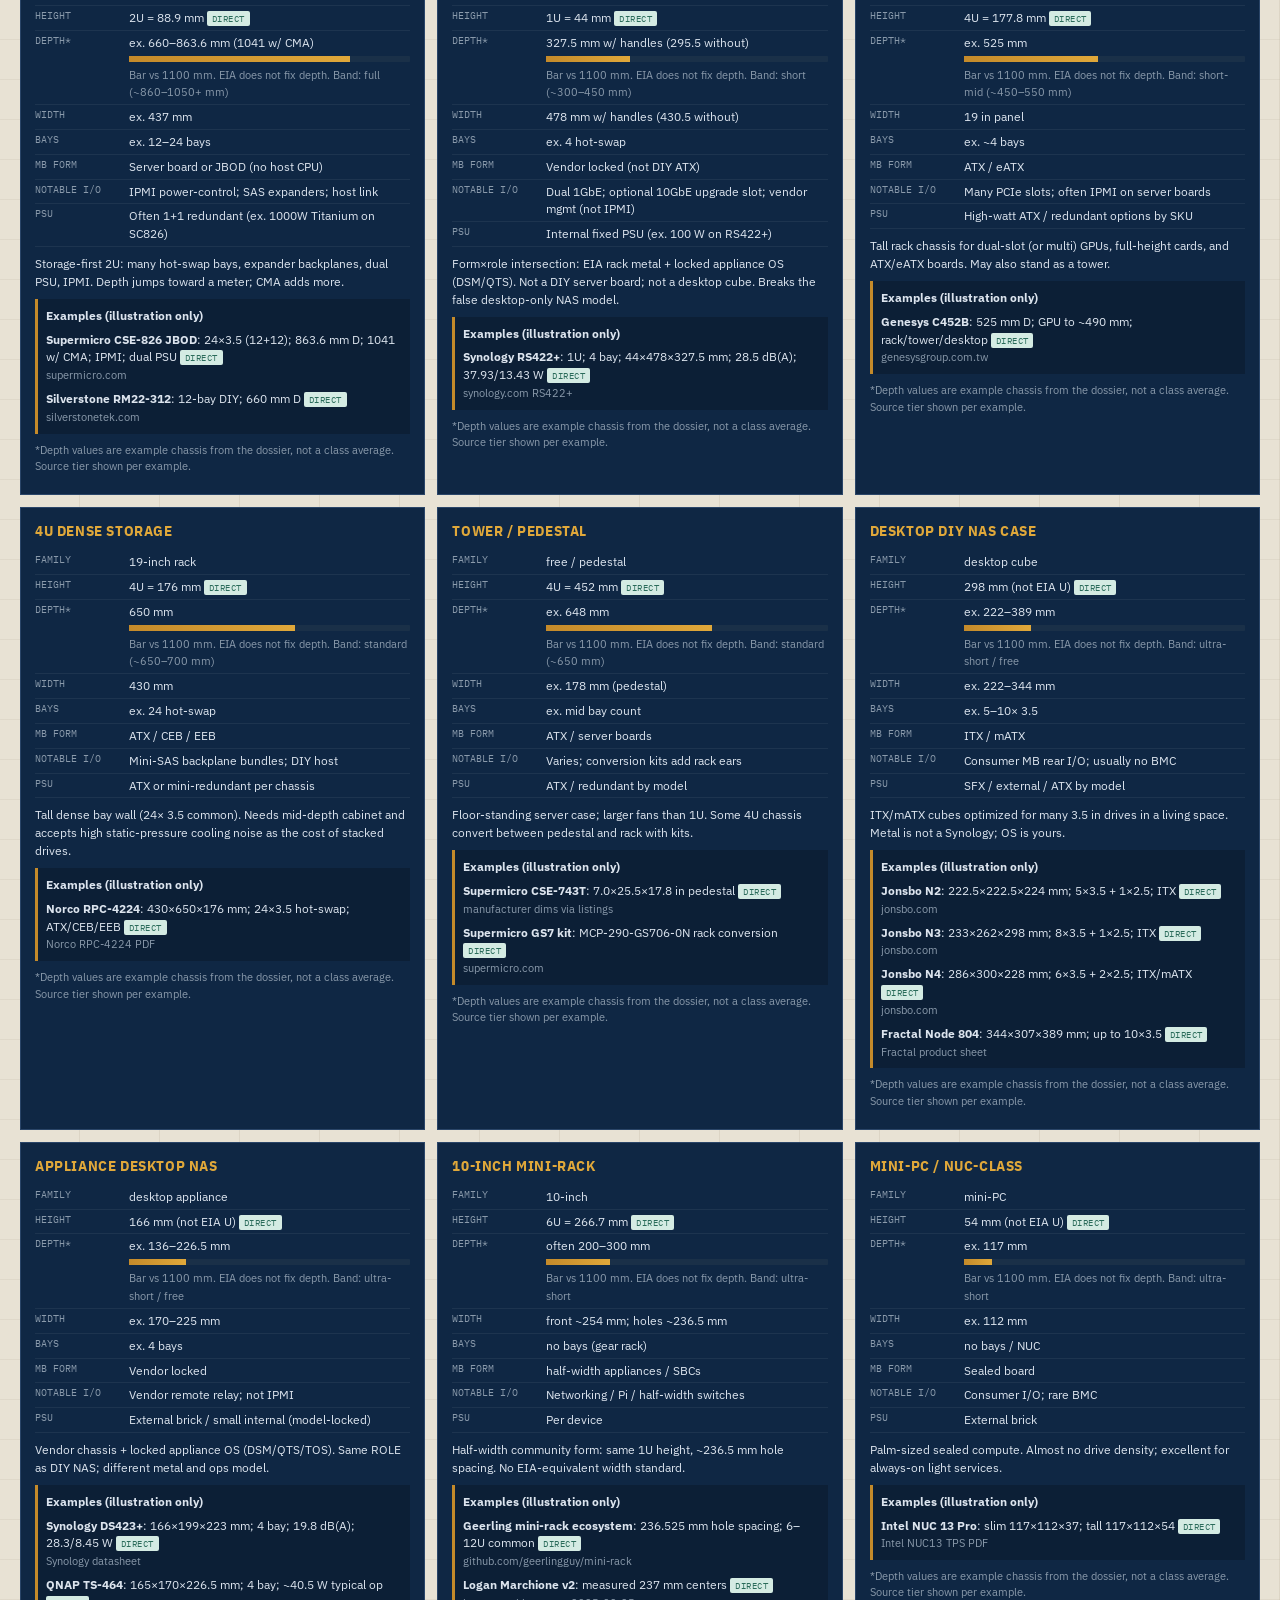
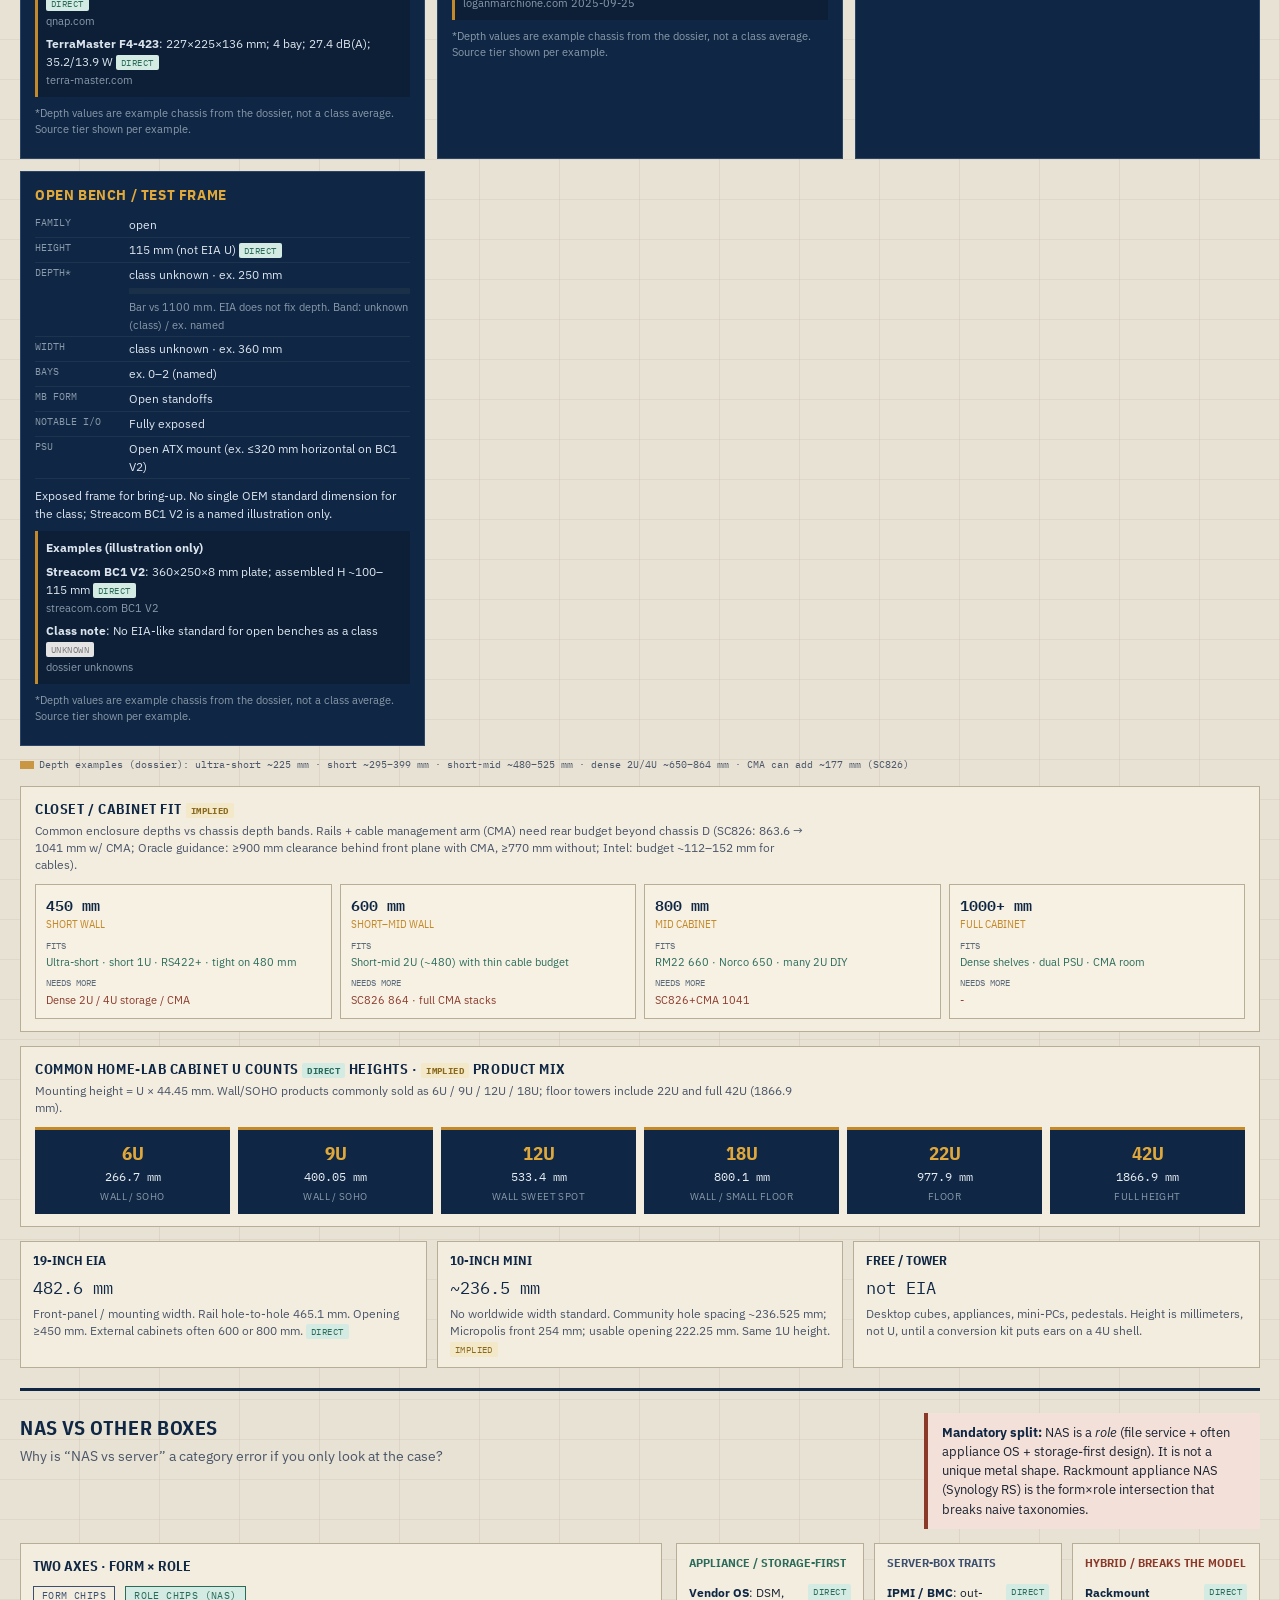
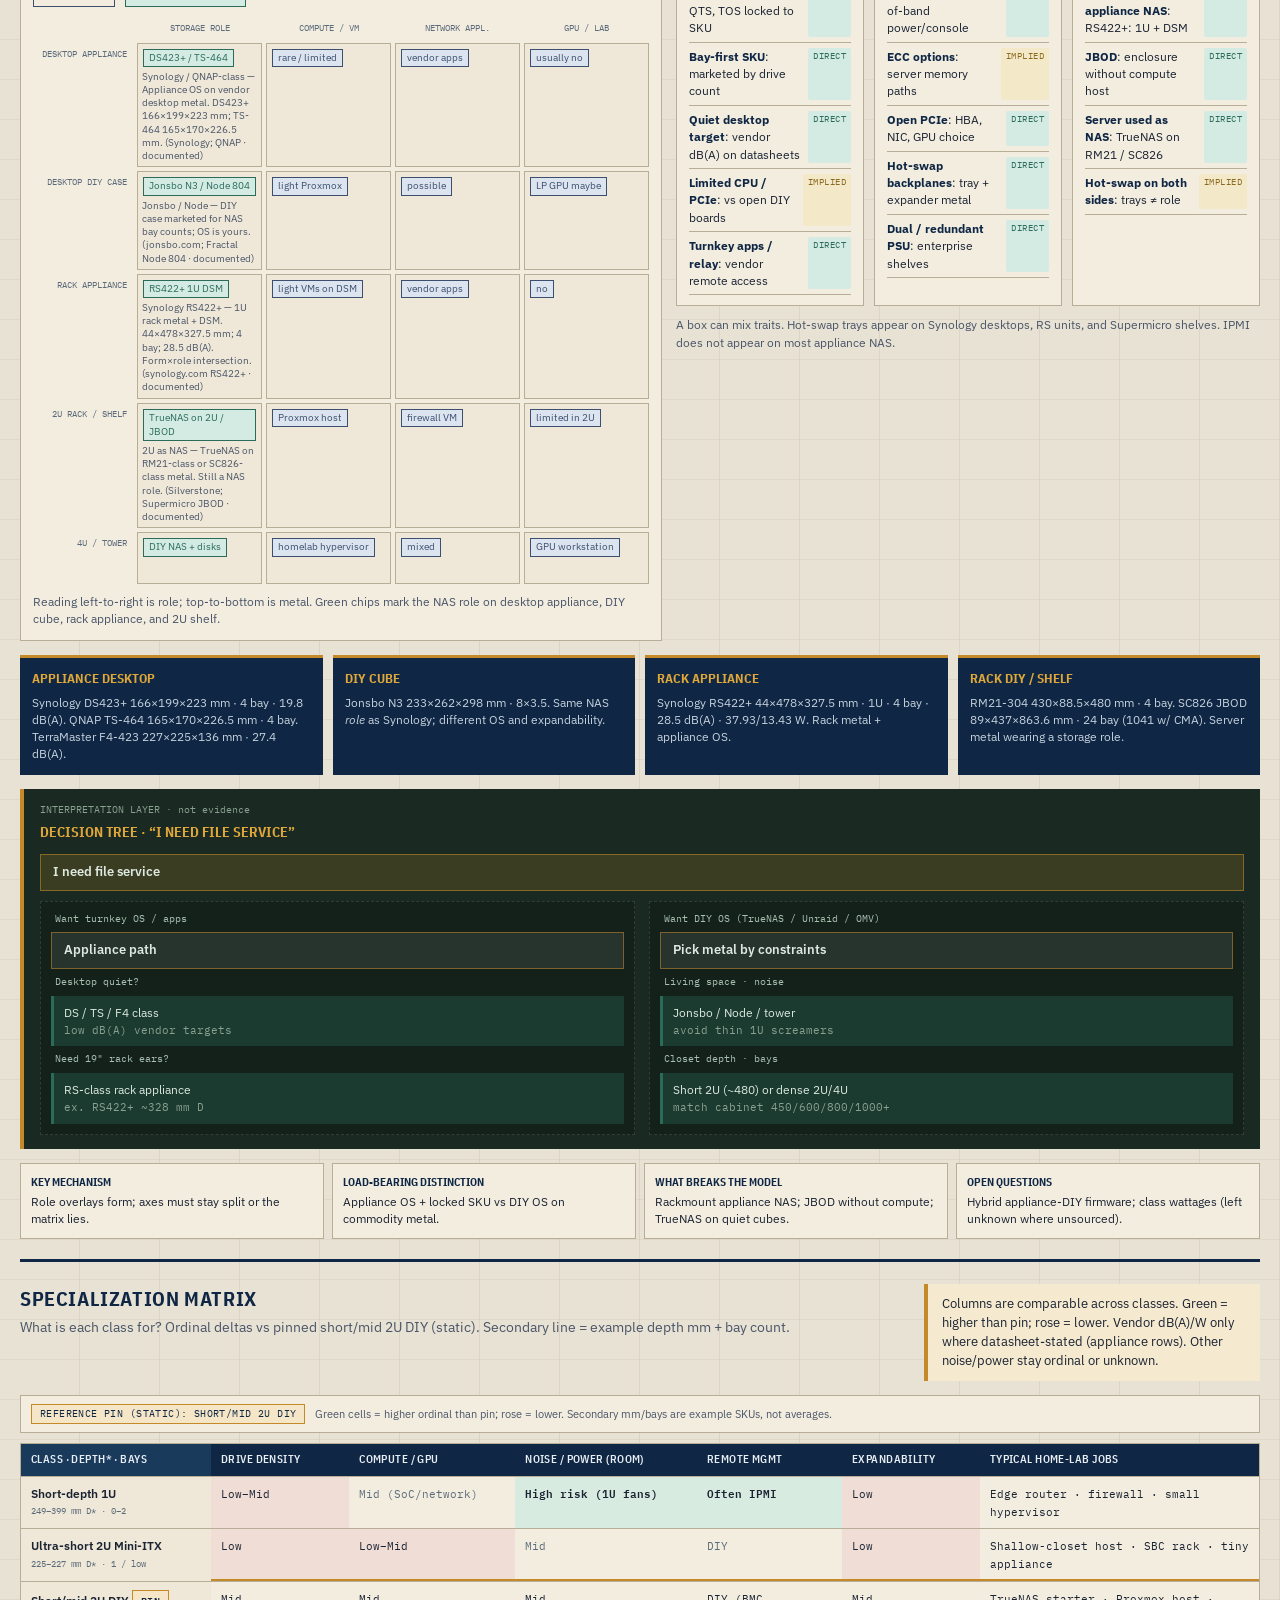
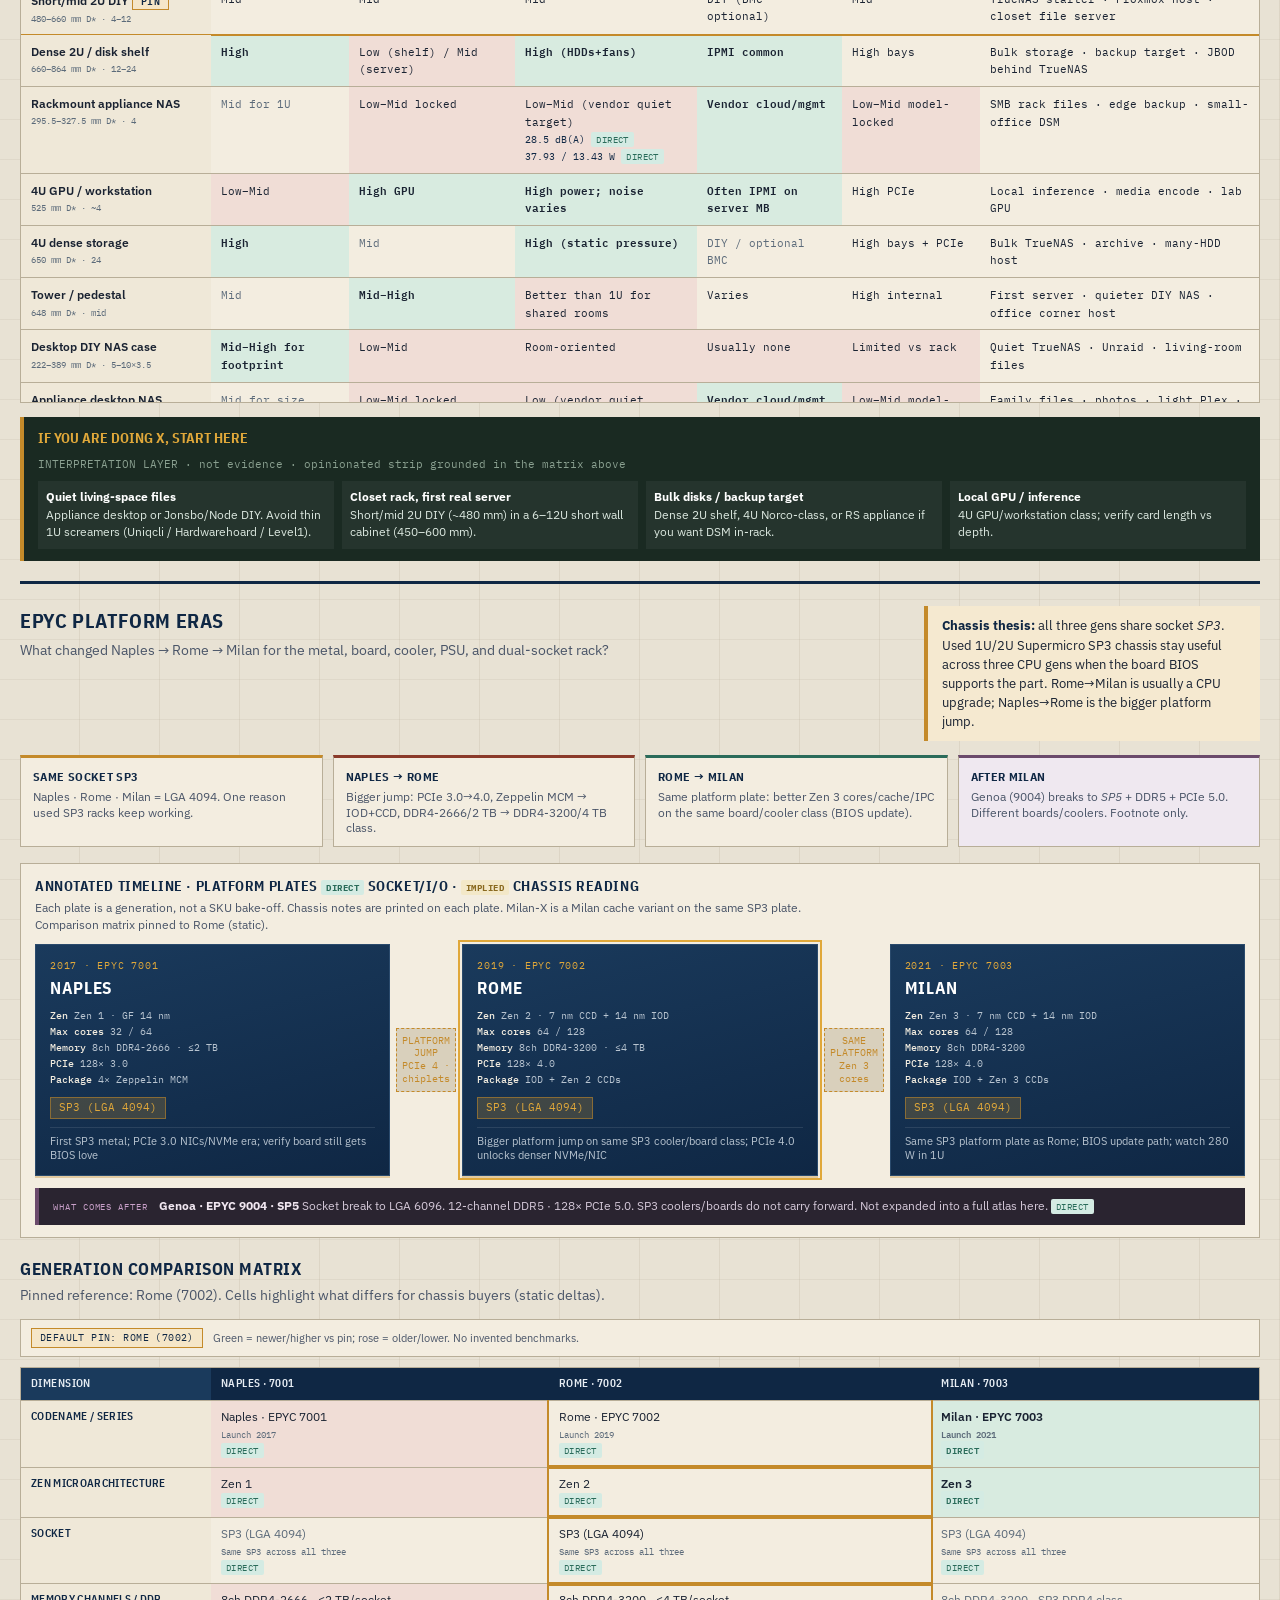
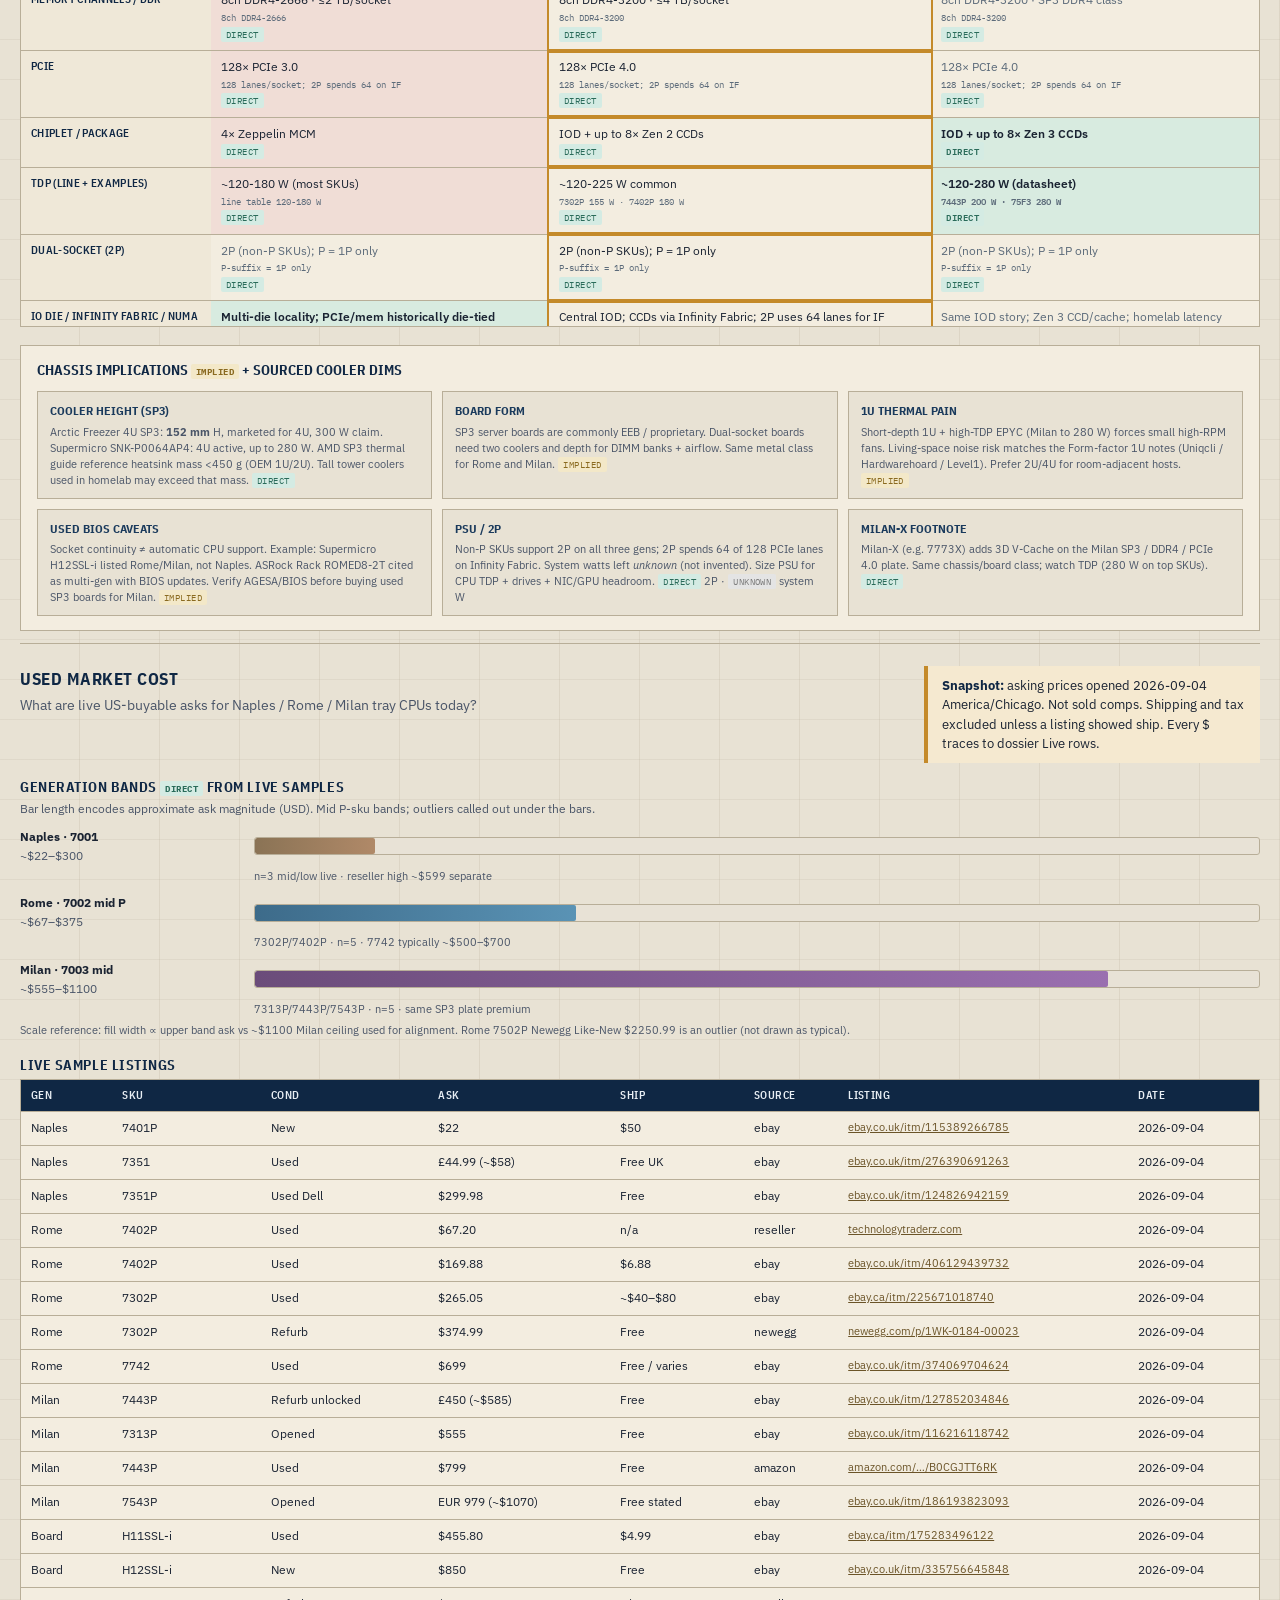
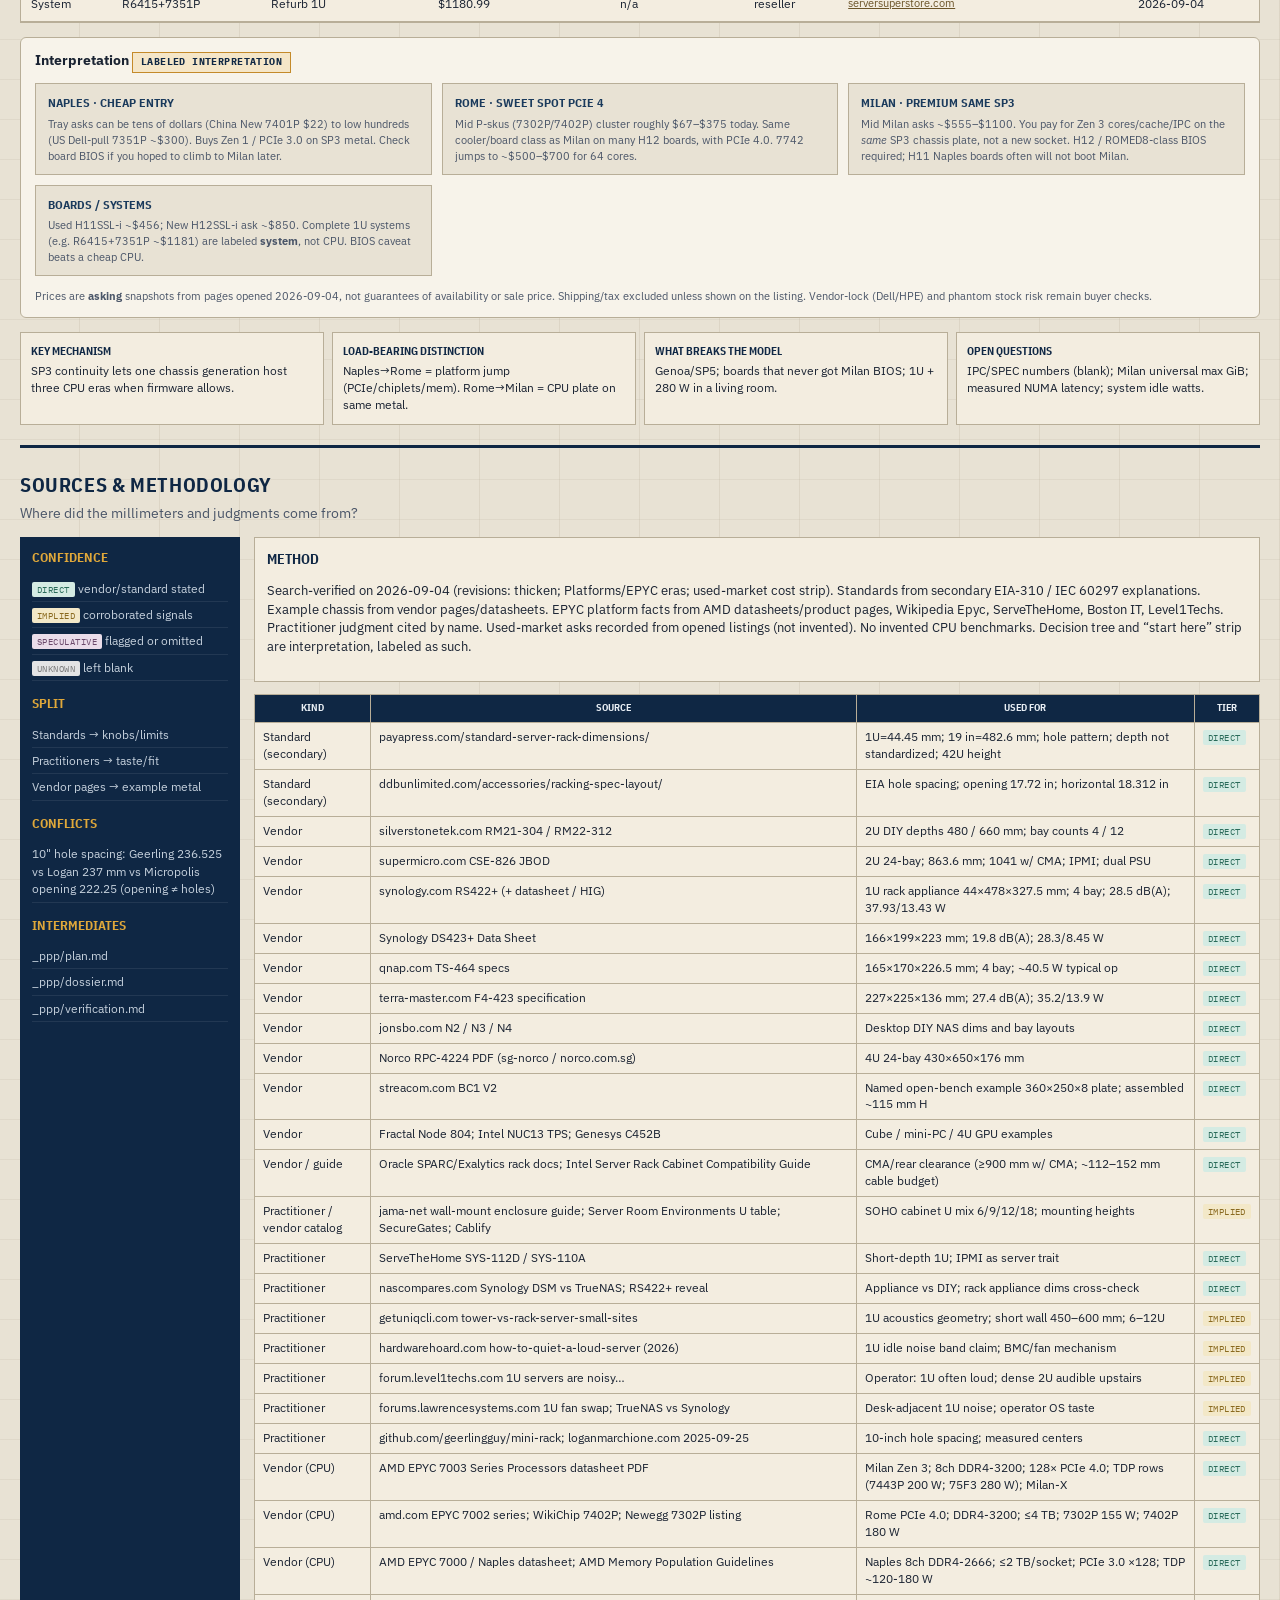
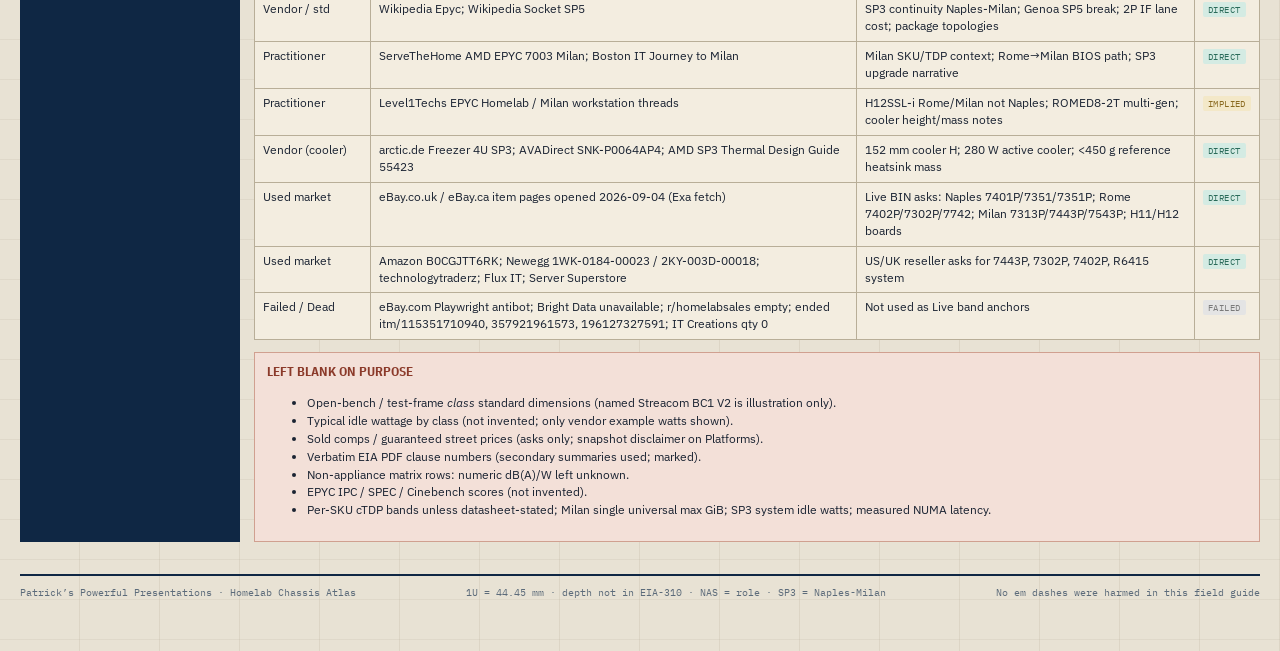
<file: homelab-chassis-atlas/index.html>
<!DOCTYPE html>
<html lang="en">
<head>
  <meta charset="utf-8" />
  <meta name="viewport" content="width=device-width, initial-scale=1" />
  <title>Homelab Chassis Atlas · Form-factor field guide</title>
  <link rel="preconnect" href="https://fonts.googleapis.com" />
  <link rel="preconnect" href="https://fonts.gstatic.com" crossorigin />
  <link href="https://fonts.googleapis.com/css2?family=IBM+Plex+Mono:wght@400;500&family=IBM+Plex+Sans+Condensed:wght@600;700&family=IBM+Plex+Sans:wght@400;500;600&display=swap" rel="stylesheet" />
  <link rel="stylesheet" href="css/atlas.css" />
</head>
<body>
  <div class="app">
    <header class="masthead">
      <div class="masthead-left">
        <h1>Homelab Chassis Atlas</h1>
        <p class="deck">A visual field guide to the metal shapes in a home lab: true-scale U heights, depth bands, closet fit, NAS as a role, and EPYC platform eras (Naples → Rome → Milan) for SP3 chassis buyers, plus a used-market cost strip. Revision: Platforms used-cost.</p>
      </div>
      <div class="masthead-meta">
        PPP · Tier 2 · EXPLAIN + COMPARISON<br />
        Unit: chassis CLASS (not SKU)<br />
        Retrieved 2026-09-04 CT · rev Platforms + used-cost
        <div class="badge-row">
          <span class="pill form">Axis A · form</span>
          <span class="pill role">Axis B · role</span>
          <span class="pill brass">EIA-310 / IEC 60297</span>
          <span class="pill brass">SP3 · 7001-7003</span>
        </div>
      </div>
    </header>

    <nav class="tabs" aria-label="Atlas sections">
      <a href="#formfactor" class="tab-link">Form-factor
        <span class="tab-q">What metal shapes exist?</span>
      </a>
      <a href="#nas" class="tab-link">NAS vs boxes
        <span class="tab-q">Why is that a category error?</span>
      </a>
      <a href="#matrix" class="tab-link">Specialization
        <span class="tab-q">What is each class for?</span>
      </a>
      <a href="#platforms" class="tab-link">Platforms
        <span class="tab-q">Naples → Rome → Milan?</span>
      </a>
      <a href="#sources" class="tab-link">Sources
        <span class="tab-q">Where do numbers come from?</span>
      </a>
    </nav>

    <!-- PAGE 1 -->
    <section class="page" id="formfactor">
      <div class="page-header">
        <div>
          <h2>Form-factor landscape</h2>
          <p class="question">What metal shapes exist in a home lab, and how tall/deep are they really?</p>
        </div>
        <div class="callout">
          <strong>Scale encoding:</strong> silhouette <em>height</em> is proportional to U (or mm vs 44.45 mm for non-rack). Labels show U · depth mm · bay count. Depth bars in the dossiers below are the second encoding. All class dossiers are listed under the strip — no clicks required.
        </div>
      </div>

      <div class="landscape">
        <aside class="ruler" aria-label="EIA rack unit ruler">
          <div class="title">EIA U</div>
          <div class="ruler-ticks"><div class="tick" style="height:22px">1U</div><div class="tick" style="height:22px">2U</div><div class="tick" style="height:22px">3U</div><div class="tick" style="height:22px">4U</div><div class="tick" style="height:22px">5U</div><div class="tick" style="height:22px">6U</div><div class="tick" style="height:22px">7U</div><div class="tick" style="height:22px">8U</div><div class="tick" style="height:22px">9U</div><div class="tick" style="height:22px">10U</div><div class="tick" style="height:22px">11U</div></div>
        </aside>
        <div class="silhouettes" aria-label="Chassis class silhouettes">
<div class="chassis " data-id="1u-short">
      <div class="body" style="height:22px">
        <div class="ear-l"></div><div class="ear-r"></div>
        <div class="bay-grid" style="grid-template-columns:repeat(2,1fr);opacity:1"><div class="bay"></div><div class="bay"></div></div>
      </div>
      <div class="label">Short-depth 1U</div>
      <div class="meta">1U<br>399 mm D*<br>ex. 0–2 bays</div>
    </div>
<div class="chassis " data-id="ultra2u">
      <div class="body" style="height:44px">
        <div class="ear-l"></div><div class="ear-r"></div>
        <div class="bay-grid" style="grid-template-columns:repeat(2,1fr);opacity:1"><div class="bay"></div><div class="bay"></div></div>
      </div>
      <div class="label">Ultra-short 2U Mini-ITX</div>
      <div class="meta">2U<br>225 mm D*<br>ex. 1 bay / low</div>
    </div>
<div class="chassis " data-id="2u-short">
      <div class="body" style="height:44px">
        <div class="ear-l"></div><div class="ear-r"></div>
        <div class="bay-grid" style="grid-template-columns:repeat(2,1fr);opacity:1"><div class="bay"></div><div class="bay"></div><div class="bay"></div><div class="bay"></div></div>
      </div>
      <div class="label">Short/mid 2U DIY</div>
      <div class="meta">2U<br>480 mm D*<br>ex. 4 hot-swap</div>
    </div>
<div class="chassis shelf" data-id="2u-dense">
      <div class="body" style="height:44px">
        <div class="ear-l"></div><div class="ear-r"></div>
        <div class="bay-grid" style="grid-template-columns:repeat(4,1fr);opacity:1"><div class="bay"></div><div class="bay"></div><div class="bay"></div><div class="bay"></div><div class="bay"></div><div class="bay"></div><div class="bay"></div><div class="bay"></div><div class="bay"></div><div class="bay"></div><div class="bay"></div><div class="bay"></div></div>
      </div>
      <div class="label">Dense 2U / disk shelf</div>
      <div class="meta">2U<br>864 mm D*<br>ex. 12–24 bays</div>
    </div>
<div class="chassis appliance-rack" data-id="rack-appliance">
      <div class="body" style="height:22px">
        <div class="ear-l"></div><div class="ear-r"></div>
        <div class="bay-grid" style="grid-template-columns:repeat(2,1fr);opacity:1"><div class="bay"></div><div class="bay"></div><div class="bay"></div><div class="bay"></div></div>
      </div>
      <div class="label">Rackmount appliance NAS</div>
      <div class="meta">1U<br>327.5 mm D*<br>ex. 4 hot-swap</div>
    </div>
<div class="chassis " data-id="4u-gpu">
      <div class="body" style="height:88px">
        <div class="ear-l"></div><div class="ear-r"></div>
        <div class="bay-grid" style="grid-template-columns:repeat(2,1fr);opacity:1"><div class="bay"></div><div class="bay"></div><div class="bay"></div><div class="bay"></div></div>
      </div>
      <div class="label">4U GPU / workstation</div>
      <div class="meta">4U<br>525 mm D*<br>ex. ~4 bays</div>
    </div>
<div class="chassis shelf" data-id="4u-dense">
      <div class="body" style="height:88px">
        <div class="ear-l"></div><div class="ear-r"></div>
        <div class="bay-grid" style="grid-template-columns:repeat(4,1fr);opacity:1"><div class="bay"></div><div class="bay"></div><div class="bay"></div><div class="bay"></div><div class="bay"></div><div class="bay"></div><div class="bay"></div><div class="bay"></div><div class="bay"></div><div class="bay"></div><div class="bay"></div><div class="bay"></div></div>
      </div>
      <div class="label">4U dense storage</div>
      <div class="meta">4U<br>650 mm D*<br>ex. 24 hot-swap</div>
    </div>
<div class="chassis tower no-ears" data-id="tower">
      <div class="body" style="height:88px">
        <div class="ear-l"></div><div class="ear-r"></div>
        <div class="bay-grid" style="grid-template-columns:repeat(4,1fr);opacity:1"><div class="bay"></div><div class="bay"></div><div class="bay"></div><div class="bay"></div><div class="bay"></div><div class="bay"></div><div class="bay"></div><div class="bay"></div><div class="bay"></div><div class="bay"></div><div class="bay"></div><div class="bay"></div></div>
      </div>
      <div class="label">Tower / pedestal</div>
      <div class="meta">4U<br>648 mm D*<br>ex. mid bay count</div>
    </div>
<div class="chassis desktop no-ears" data-id="desktop-diy">
      <div class="body" style="height:147.49156355455568px">
        <div class="ear-l"></div><div class="ear-r"></div>
        <div class="bay-grid" style="grid-template-columns:repeat(4,1fr);opacity:1"><div class="bay"></div><div class="bay"></div><div class="bay"></div><div class="bay"></div><div class="bay"></div><div class="bay"></div><div class="bay"></div><div class="bay"></div><div class="bay"></div><div class="bay"></div><div class="bay"></div><div class="bay"></div></div>
      </div>
      <div class="label">Desktop DIY NAS case</div>
      <div class="meta">298 mm H<br>262 mm D*<br>ex. 5–10× 3.5</div>
    </div>
<div class="chassis desktop no-ears" data-id="appliance">
      <div class="body" style="height:82.15973003374577px">
        <div class="ear-l"></div><div class="ear-r"></div>
        <div class="bay-grid" style="grid-template-columns:repeat(2,1fr);opacity:1"><div class="bay"></div><div class="bay"></div><div class="bay"></div><div class="bay"></div></div>
      </div>
      <div class="label">Appliance desktop NAS</div>
      <div class="meta">166 mm H<br>223 mm D*<br>ex. 4 bays</div>
    </div>
<div class="chassis ten" data-id="10inch">
      <div class="body" style="height:132px">
        <div class="ear-l"></div><div class="ear-r"></div>
        <div class="bay-grid" style="grid-template-columns:repeat(1,1fr);opacity:0.15"><div class="bay"></div></div>
      </div>
      <div class="label">10-inch mini-rack</div>
      <div class="meta">6U<br>250 mm D*<br>no bays (gear rack)</div>
    </div>
<div class="chassis minipc no-ears" data-id="minipc">
      <div class="body" style="height:26.726659167604048px">
        <div class="ear-l"></div><div class="ear-r"></div>
        <div class="bay-grid" style="grid-template-columns:repeat(1,1fr);opacity:0.15"><div class="bay"></div></div>
      </div>
      <div class="label">Mini-PC / NUC-class</div>
      <div class="meta">54 mm H<br>112 mm D*<br>no bays / NUC</div>
    </div>
<div class="chassis open no-ears" data-id="open">
      <div class="body" style="height:56.91788526434195px">
        <div class="ear-l"></div><div class="ear-r"></div>
        <div class="bay-grid" style="grid-template-columns:repeat(1,1fr);opacity:0.15"><div class="bay"></div></div>
      </div>
      <div class="label">Open bench / test frame</div>
      <div class="meta">115 mm H<br>depth class unknown<br>ex. 0–2 (named)</div>
    </div>
        </div>
      </div>

      <div class="dossier-grid" aria-label="Chassis class dossiers">
<article class="dossier" id="class-1u-short">
      <h3>Short-depth 1U</h3>
      <div class="dim-row"><span class="k">Family</span><span>19-inch rack</span></div>
      <div class="dim-row"><span class="k">Height</span><span>1U = 44.45 mm <span class="tier direct">direct</span></span></div>
      <div class="dim-row"><span class="k">Depth*</span><span>ex. 249–399 mm
        <div class="depth-bar"><div class="fill" style="width:36.27272727272727%"></div></div>
        <span class="hint">Bar vs 1100 mm. EIA does not fix depth. Band: short (~300–450 mm)</span>
      </span></div>
      <div class="dim-row"><span class="k">Width</span><span>~482 mm panel</span></div>
      <div class="dim-row"><span class="k">Bays</span><span>ex. 0–2 bays</span></div>
      <div class="dim-row"><span class="k">MB form</span><span>vendor board / edge SoC</span></div>
      <div class="dim-row"><span class="k">Notable I/O</span><span>IPMI common; SFP/SFP28 on network SKUs</span></div>
      <div class="dim-row"><span class="k">PSU</span><span>Often fixed / vendor PSU; not DIY ATX</span></div>
      <p>Network/edge 1U with shallow depth for wall racks and telecom-style front access. Thin profile forces small high-RPM fans (living-space noise risk).</p>
      <div class="example"><strong>Examples (illustration only)</strong><div class="ex-item"><strong>Supermicro SYS-112D-40C-FN8P</strong>: 399 mm D; IPMI + 8×25GbE SFP28 <span class="tier direct">direct</span><br><span class="hint">ServeTheHome 2026-04-16</span></div><div class="ex-item"><strong>Supermicro SYS-110A-16C-RN10SP</strong>: 9.8 in (~249 mm) D <span class="tier direct">direct</span><br><span class="hint">ServeTheHome</span></div></div>
      <p class="hint">*Depth values are example chassis from the dossier, not a class average. Source tier shown per example.</p>
    </article>
<article class="dossier" id="class-ultra2u">
      <h3>Ultra-short 2U Mini-ITX</h3>
      <div class="dim-row"><span class="k">Family</span><span>19-inch rack</span></div>
      <div class="dim-row"><span class="k">Height</span><span>2U = 88.9 mm <span class="tier direct">direct</span></span></div>
      <div class="dim-row"><span class="k">Depth*</span><span>225 mm
        <div class="depth-bar"><div class="fill" style="width:20.454545454545457%"></div></div>
        <span class="hint">Bar vs 1100 mm. EIA does not fix depth. Band: ultra-short (~200–300 mm)</span>
      </span></div>
      <div class="dim-row"><span class="k">Width</span><span>483 mm</span></div>
      <div class="dim-row"><span class="k">Bays</span><span>ex. 1 bay / low</span></div>
      <div class="dim-row"><span class="k">MB form</span><span>Mini-ITX</span></div>
      <div class="dim-row"><span class="k">Notable I/O</span><span>DIY rear I/O from MB</span></div>
      <div class="dim-row"><span class="k">PSU</span><span>Flex / short PSU typical</span></div>
      <p>Extreme shallow 2U (~225 mm) for shallow wall cabinets. Trades bays and cooler height for fit.</p>
      <div class="example"><strong>Examples (illustration only)</strong><div class="ex-item"><strong>MyElectronics / mini-itx.com 2U</strong>: 483×88.5×225 mm <span class="tier direct">direct</span><br><span class="hint">myelectronics.nl; mini-itx.com</span></div><div class="ex-item"><strong>U-Rack U2000N1000</strong>: ~227 mm deep 2U class <span class="tier direct">direct</span><br><span class="hint">urack.com.tw</span></div></div>
      <p class="hint">*Depth values are example chassis from the dossier, not a class average. Source tier shown per example.</p>
    </article>
<article class="dossier" id="class-2u-short">
      <h3>Short/mid 2U DIY</h3>
      <div class="dim-row"><span class="k">Family</span><span>19-inch rack</span></div>
      <div class="dim-row"><span class="k">Height</span><span>2U = 88.9 mm <span class="tier direct">direct</span></span></div>
      <div class="dim-row"><span class="k">Depth*</span><span>ex. 480 mm (RM21); 660 mm (RM22)
        <div class="depth-bar"><div class="fill" style="width:43.63636363636363%"></div></div>
        <span class="hint">Bar vs 1100 mm. EIA does not fix depth. Band: short-mid (~450–550 mm)</span>
      </span></div>
      <div class="dim-row"><span class="k">Width</span><span>ex. 430 mm chassis</span></div>
      <div class="dim-row"><span class="k">Bays</span><span>ex. 4 hot-swap</span></div>
      <div class="dim-row"><span class="k">MB form</span><span>Micro-ATX / Mini-ITX (RM21)</span></div>
      <div class="dim-row"><span class="k">Notable I/O</span><span>DIY; BMC only if server board fitted</span></div>
      <div class="dim-row"><span class="k">PSU</span><span>Standard ATX PSU bay typical</span></div>
      <p>Common first rack metal for TrueNAS/Proxmox in a closet: Micro-ATX, a handful of hot-swap bays, ~480 mm depth. Deeper sibling (RM22) adds bay density.</p>
      <div class="example"><strong>Examples (illustration only)</strong><div class="ex-item"><strong>Silverstone RM21-304</strong>: 430×88.5×480 mm; 4× hot-swap; mATX/ITX <span class="tier direct">direct</span><br><span class="hint">silverstonetek.com</span></div><div class="ex-item"><strong>Silverstone RM22-312</strong>: 12× hot-swap; 660 mm D (denser sibling) <span class="tier direct">direct</span><br><span class="hint">silverstonetek.com</span></div></div>
      <p class="hint">*Depth values are example chassis from the dossier, not a class average. Source tier shown per example.</p>
    </article>
<article class="dossier" id="class-2u-dense">
      <h3>Dense 2U / disk shelf</h3>
      <div class="dim-row"><span class="k">Family</span><span>19-inch rack</span></div>
      <div class="dim-row"><span class="k">Height</span><span>2U = 88.9 mm <span class="tier direct">direct</span></span></div>
      <div class="dim-row"><span class="k">Depth*</span><span>ex. 660–863.6 mm (1041 w/ CMA)
        <div class="depth-bar"><div class="fill" style="width:78.54545454545455%"></div></div>
        <span class="hint">Bar vs 1100 mm. EIA does not fix depth. Band: full (~860–1050+ mm)</span>
      </span></div>
      <div class="dim-row"><span class="k">Width</span><span>ex. 437 mm</span></div>
      <div class="dim-row"><span class="k">Bays</span><span>ex. 12–24 bays</span></div>
      <div class="dim-row"><span class="k">MB form</span><span>Server board or JBOD (no host CPU)</span></div>
      <div class="dim-row"><span class="k">Notable I/O</span><span>IPMI power-control; SAS expanders; host link</span></div>
      <div class="dim-row"><span class="k">PSU</span><span>Often 1+1 redundant (ex. 1000W Titanium on SC826)</span></div>
      <p>Storage-first 2U: many hot-swap bays, expander backplanes, dual PSU, IPMI. Depth jumps toward a meter; CMA adds more.</p>
      <div class="example"><strong>Examples (illustration only)</strong><div class="ex-item"><strong>Supermicro CSE-826 JBOD</strong>: 24×3.5 (12+12); 863.6 mm D; 1041 w/ CMA; IPMI; dual PSU <span class="tier direct">direct</span><br><span class="hint">supermicro.com</span></div><div class="ex-item"><strong>Silverstone RM22-312</strong>: 12-bay DIY; 660 mm D <span class="tier direct">direct</span><br><span class="hint">silverstonetek.com</span></div></div>
      <p class="hint">*Depth values are example chassis from the dossier, not a class average. Source tier shown per example.</p>
    </article>
<article class="dossier" id="class-rack-appliance">
      <h3>Rackmount appliance NAS</h3>
      <div class="dim-row"><span class="k">Family</span><span>19-inch rack · appliance OS</span></div>
      <div class="dim-row"><span class="k">Height</span><span>1U = 44 mm <span class="tier direct">direct</span></span></div>
      <div class="dim-row"><span class="k">Depth*</span><span>327.5 mm w/ handles (295.5 without)
        <div class="depth-bar"><div class="fill" style="width:29.772727272727273%"></div></div>
        <span class="hint">Bar vs 1100 mm. EIA does not fix depth. Band: short (~300–450 mm)</span>
      </span></div>
      <div class="dim-row"><span class="k">Width</span><span>478 mm w/ handles (430.5 without)</span></div>
      <div class="dim-row"><span class="k">Bays</span><span>ex. 4 hot-swap</span></div>
      <div class="dim-row"><span class="k">MB form</span><span>Vendor locked (not DIY ATX)</span></div>
      <div class="dim-row"><span class="k">Notable I/O</span><span>Dual 1GbE; optional 10GbE upgrade slot; vendor mgmt (not IPMI)</span></div>
      <div class="dim-row"><span class="k">PSU</span><span>Internal fixed PSU (ex. 100 W on RS422+)</span></div>
      <p>Form×role intersection: EIA rack metal + locked appliance OS (DSM/QTS). Not a DIY server board; not a desktop cube. Breaks the false desktop-only NAS model.</p>
      <div class="example"><strong>Examples (illustration only)</strong><div class="ex-item"><strong>Synology RS422+</strong>: 1U; 4 bay; 44×478×327.5 mm; 28.5 dB(A); 37.93/13.43 W <span class="tier direct">direct</span><br><span class="hint">synology.com RS422+</span></div></div>
      <p class="hint">*Depth values are example chassis from the dossier, not a class average. Source tier shown per example.</p>
    </article>
<article class="dossier" id="class-4u-gpu">
      <h3>4U GPU / workstation</h3>
      <div class="dim-row"><span class="k">Family</span><span>19-inch rack</span></div>
      <div class="dim-row"><span class="k">Height</span><span>4U = 177.8 mm <span class="tier direct">direct</span></span></div>
      <div class="dim-row"><span class="k">Depth*</span><span>ex. 525 mm
        <div class="depth-bar"><div class="fill" style="width:47.72727272727273%"></div></div>
        <span class="hint">Bar vs 1100 mm. EIA does not fix depth. Band: short-mid (~450–550 mm)</span>
      </span></div>
      <div class="dim-row"><span class="k">Width</span><span>19 in panel</span></div>
      <div class="dim-row"><span class="k">Bays</span><span>ex. ~4 bays</span></div>
      <div class="dim-row"><span class="k">MB form</span><span>ATX / eATX</span></div>
      <div class="dim-row"><span class="k">Notable I/O</span><span>Many PCIe slots; often IPMI on server boards</span></div>
      <div class="dim-row"><span class="k">PSU</span><span>High-watt ATX / redundant options by SKU</span></div>
      <p>Tall rack chassis for dual-slot (or multi) GPUs, full-height cards, and ATX/eATX boards. May also stand as a tower.</p>
      <div class="example"><strong>Examples (illustration only)</strong><div class="ex-item"><strong>Genesys C452B</strong>: 525 mm D; GPU to ~490 mm; rack/tower/desktop <span class="tier direct">direct</span><br><span class="hint">genesysgroup.com.tw</span></div></div>
      <p class="hint">*Depth values are example chassis from the dossier, not a class average. Source tier shown per example.</p>
    </article>
<article class="dossier" id="class-4u-dense">
      <h3>4U dense storage</h3>
      <div class="dim-row"><span class="k">Family</span><span>19-inch rack</span></div>
      <div class="dim-row"><span class="k">Height</span><span>4U = 176 mm <span class="tier direct">direct</span></span></div>
      <div class="dim-row"><span class="k">Depth*</span><span>650 mm
        <div class="depth-bar"><div class="fill" style="width:59.09090909090909%"></div></div>
        <span class="hint">Bar vs 1100 mm. EIA does not fix depth. Band: standard (~650–700 mm)</span>
      </span></div>
      <div class="dim-row"><span class="k">Width</span><span>430 mm</span></div>
      <div class="dim-row"><span class="k">Bays</span><span>ex. 24 hot-swap</span></div>
      <div class="dim-row"><span class="k">MB form</span><span>ATX / CEB / EEB</span></div>
      <div class="dim-row"><span class="k">Notable I/O</span><span>Mini-SAS backplane bundles; DIY host</span></div>
      <div class="dim-row"><span class="k">PSU</span><span>ATX or mini-redundant per chassis</span></div>
      <p>Tall dense bay wall (24× 3.5 common). Needs mid-depth cabinet and accepts high static-pressure cooling noise as the cost of stacked drives.</p>
      <div class="example"><strong>Examples (illustration only)</strong><div class="ex-item"><strong>Norco RPC-4224</strong>: 430×650×176 mm; 24×3.5 hot-swap; ATX/CEB/EEB <span class="tier direct">direct</span><br><span class="hint">Norco RPC-4224 PDF</span></div></div>
      <p class="hint">*Depth values are example chassis from the dossier, not a class average. Source tier shown per example.</p>
    </article>
<article class="dossier" id="class-tower">
      <h3>Tower / pedestal</h3>
      <div class="dim-row"><span class="k">Family</span><span>free / pedestal</span></div>
      <div class="dim-row"><span class="k">Height</span><span>4U = 452 mm <span class="tier direct">direct</span></span></div>
      <div class="dim-row"><span class="k">Depth*</span><span>ex. 648 mm
        <div class="depth-bar"><div class="fill" style="width:58.909090909090914%"></div></div>
        <span class="hint">Bar vs 1100 mm. EIA does not fix depth. Band: standard (~650 mm)</span>
      </span></div>
      <div class="dim-row"><span class="k">Width</span><span>ex. 178 mm (pedestal)</span></div>
      <div class="dim-row"><span class="k">Bays</span><span>ex. mid bay count</span></div>
      <div class="dim-row"><span class="k">MB form</span><span>ATX / server boards</span></div>
      <div class="dim-row"><span class="k">Notable I/O</span><span>Varies; conversion kits add rack ears</span></div>
      <div class="dim-row"><span class="k">PSU</span><span>ATX / redundant by model</span></div>
      <p>Floor-standing server case; larger fans than 1U. Some 4U chassis convert between pedestal and rack with kits.</p>
      <div class="example"><strong>Examples (illustration only)</strong><div class="ex-item"><strong>Supermicro CSE-743T</strong>: 7.0×25.5×17.8 in pedestal <span class="tier direct">direct</span><br><span class="hint">manufacturer dims via listings</span></div><div class="ex-item"><strong>Supermicro GS7 kit</strong>: MCP-290-GS706-0N rack conversion <span class="tier direct">direct</span><br><span class="hint">supermicro.com</span></div></div>
      <p class="hint">*Depth values are example chassis from the dossier, not a class average. Source tier shown per example.</p>
    </article>
<article class="dossier" id="class-desktop-diy">
      <h3>Desktop DIY NAS case</h3>
      <div class="dim-row"><span class="k">Family</span><span>desktop cube</span></div>
      <div class="dim-row"><span class="k">Height</span><span>298 mm (not EIA U) <span class="tier direct">direct</span></span></div>
      <div class="dim-row"><span class="k">Depth*</span><span>ex. 222–389 mm
        <div class="depth-bar"><div class="fill" style="width:23.81818181818182%"></div></div>
        <span class="hint">Bar vs 1100 mm. EIA does not fix depth. Band: ultra-short / free</span>
      </span></div>
      <div class="dim-row"><span class="k">Width</span><span>ex. 222–344 mm</span></div>
      <div class="dim-row"><span class="k">Bays</span><span>ex. 5–10× 3.5</span></div>
      <div class="dim-row"><span class="k">MB form</span><span>ITX / mATX</span></div>
      <div class="dim-row"><span class="k">Notable I/O</span><span>Consumer MB rear I/O; usually no BMC</span></div>
      <div class="dim-row"><span class="k">PSU</span><span>SFX / external / ATX by model</span></div>
      <p>ITX/mATX cubes optimized for many 3.5 in drives in a living space. Metal is not a Synology; OS is yours.</p>
      <div class="example"><strong>Examples (illustration only)</strong><div class="ex-item"><strong>Jonsbo N2</strong>: 222.5×222.5×224 mm; 5×3.5 + 1×2.5; ITX <span class="tier direct">direct</span><br><span class="hint">jonsbo.com</span></div><div class="ex-item"><strong>Jonsbo N3</strong>: 233×262×298 mm; 8×3.5 + 1×2.5; ITX <span class="tier direct">direct</span><br><span class="hint">jonsbo.com</span></div><div class="ex-item"><strong>Jonsbo N4</strong>: 286×300×228 mm; 6×3.5 + 2×2.5; ITX/mATX <span class="tier direct">direct</span><br><span class="hint">jonsbo.com</span></div><div class="ex-item"><strong>Fractal Node 804</strong>: 344×307×389 mm; up to 10×3.5 <span class="tier direct">direct</span><br><span class="hint">Fractal product sheet</span></div></div>
      <p class="hint">*Depth values are example chassis from the dossier, not a class average. Source tier shown per example.</p>
    </article>
<article class="dossier" id="class-appliance">
      <h3>Appliance desktop NAS</h3>
      <div class="dim-row"><span class="k">Family</span><span>desktop appliance</span></div>
      <div class="dim-row"><span class="k">Height</span><span>166 mm (not EIA U) <span class="tier direct">direct</span></span></div>
      <div class="dim-row"><span class="k">Depth*</span><span>ex. 136–226.5 mm
        <div class="depth-bar"><div class="fill" style="width:20.272727272727273%"></div></div>
        <span class="hint">Bar vs 1100 mm. EIA does not fix depth. Band: ultra-short / free</span>
      </span></div>
      <div class="dim-row"><span class="k">Width</span><span>ex. 170–225 mm</span></div>
      <div class="dim-row"><span class="k">Bays</span><span>ex. 4 bays</span></div>
      <div class="dim-row"><span class="k">MB form</span><span>Vendor locked</span></div>
      <div class="dim-row"><span class="k">Notable I/O</span><span>Vendor remote relay; not IPMI</span></div>
      <div class="dim-row"><span class="k">PSU</span><span>External brick / small internal (model-locked)</span></div>
      <p>Vendor chassis + locked appliance OS (DSM/QTS/TOS). Same ROLE as DIY NAS; different metal and ops model.</p>
      <div class="example"><strong>Examples (illustration only)</strong><div class="ex-item"><strong>Synology DS423+</strong>: 166×199×223 mm; 4 bay; 19.8 dB(A); 28.3/8.45 W <span class="tier direct">direct</span><br><span class="hint">Synology datasheet</span></div><div class="ex-item"><strong>QNAP TS-464</strong>: 165×170×226.5 mm; 4 bay; ~40.5 W typical op <span class="tier direct">direct</span><br><span class="hint">qnap.com</span></div><div class="ex-item"><strong>TerraMaster F4-423</strong>: 227×225×136 mm; 4 bay; 27.4 dB(A); 35.2/13.9 W <span class="tier direct">direct</span><br><span class="hint">terra-master.com</span></div></div>
      <p class="hint">*Depth values are example chassis from the dossier, not a class average. Source tier shown per example.</p>
    </article>
<article class="dossier" id="class-10inch">
      <h3>10-inch mini-rack</h3>
      <div class="dim-row"><span class="k">Family</span><span>10-inch</span></div>
      <div class="dim-row"><span class="k">Height</span><span>6U = 266.7 mm <span class="tier direct">direct</span></span></div>
      <div class="dim-row"><span class="k">Depth*</span><span>often 200–300 mm
        <div class="depth-bar"><div class="fill" style="width:22.727272727272727%"></div></div>
        <span class="hint">Bar vs 1100 mm. EIA does not fix depth. Band: ultra-short</span>
      </span></div>
      <div class="dim-row"><span class="k">Width</span><span>front ~254 mm; holes ~236.5 mm</span></div>
      <div class="dim-row"><span class="k">Bays</span><span>no bays (gear rack)</span></div>
      <div class="dim-row"><span class="k">MB form</span><span>half-width appliances / SBCs</span></div>
      <div class="dim-row"><span class="k">Notable I/O</span><span>Networking / Pi / half-width switches</span></div>
      <div class="dim-row"><span class="k">PSU</span><span>Per device</span></div>
      <p>Half-width community form: same 1U height, ~236.5 mm hole spacing. No EIA-equivalent width standard.</p>
      <div class="example"><strong>Examples (illustration only)</strong><div class="ex-item"><strong>Geerling mini-rack ecosystem</strong>: 236.525 mm hole spacing; 6–12U common <span class="tier direct">direct</span><br><span class="hint">github.com/geerlingguy/mini-rack</span></div><div class="ex-item"><strong>Logan Marchione v2</strong>: measured 237 mm centers <span class="tier direct">direct</span><br><span class="hint">loganmarchione.com 2025-09-25</span></div></div>
      <p class="hint">*Depth values are example chassis from the dossier, not a class average. Source tier shown per example.</p>
    </article>
<article class="dossier" id="class-minipc">
      <h3>Mini-PC / NUC-class</h3>
      <div class="dim-row"><span class="k">Family</span><span>mini-PC</span></div>
      <div class="dim-row"><span class="k">Height</span><span>54 mm (not EIA U) <span class="tier direct">direct</span></span></div>
      <div class="dim-row"><span class="k">Depth*</span><span>ex. 117 mm
        <div class="depth-bar"><div class="fill" style="width:10.181818181818182%"></div></div>
        <span class="hint">Bar vs 1100 mm. EIA does not fix depth. Band: ultra-short</span>
      </span></div>
      <div class="dim-row"><span class="k">Width</span><span>ex. 112 mm</span></div>
      <div class="dim-row"><span class="k">Bays</span><span>no bays / NUC</span></div>
      <div class="dim-row"><span class="k">MB form</span><span>Sealed board</span></div>
      <div class="dim-row"><span class="k">Notable I/O</span><span>Consumer I/O; rare BMC</span></div>
      <div class="dim-row"><span class="k">PSU</span><span>External brick</span></div>
      <p>Palm-sized sealed compute. Almost no drive density; excellent for always-on light services.</p>
      <div class="example"><strong>Examples (illustration only)</strong><div class="ex-item"><strong>Intel NUC 13 Pro</strong>: slim 117×112×37; tall 117×112×54 <span class="tier direct">direct</span><br><span class="hint">Intel NUC13 TPS PDF</span></div></div>
      <p class="hint">*Depth values are example chassis from the dossier, not a class average. Source tier shown per example.</p>
    </article>
<article class="dossier" id="class-open">
      <h3>Open bench / test frame</h3>
      <div class="dim-row"><span class="k">Family</span><span>open</span></div>
      <div class="dim-row"><span class="k">Height</span><span>115 mm (not EIA U) <span class="tier direct">direct</span></span></div>
      <div class="dim-row"><span class="k">Depth*</span><span>class unknown · ex. 250 mm
        <div class="depth-bar"><div class="fill" style="width:0%"></div></div>
        <span class="hint">Bar vs 1100 mm. EIA does not fix depth. Band: unknown (class) / ex. named</span>
      </span></div>
      <div class="dim-row"><span class="k">Width</span><span>class unknown · ex. 360 mm</span></div>
      <div class="dim-row"><span class="k">Bays</span><span>ex. 0–2 (named)</span></div>
      <div class="dim-row"><span class="k">MB form</span><span>Open standoffs</span></div>
      <div class="dim-row"><span class="k">Notable I/O</span><span>Fully exposed</span></div>
      <div class="dim-row"><span class="k">PSU</span><span>Open ATX mount (ex. ≤320 mm horizontal on BC1 V2)</span></div>
      <p>Exposed frame for bring-up. No single OEM standard dimension for the class; Streacom BC1 V2 is a named illustration only.</p>
      <div class="example"><strong>Examples (illustration only)</strong><div class="ex-item"><strong>Streacom BC1 V2</strong>: 360×250×8 mm plate; assembled H ~100–115 mm <span class="tier direct">direct</span><br><span class="hint">streacom.com BC1 V2</span></div><div class="ex-item"><strong>Class note</strong>: No EIA-like standard for open benches as a class <span class="tier unknown">unknown</span><br><span class="hint">dossier unknowns</span></div></div>
      <p class="hint">*Depth values are example chassis from the dossier, not a class average. Source tier shown per example.</p>
    </article>
      </div>

      <div class="depth-legend">
        <span>Depth examples (dossier): ultra-short ~225 mm · short ~295–399 mm · short-mid ~480–525 mm · dense 2U/4U ~650–864 mm · CMA can add ~177 mm (SC826)</span>
      </div>

      <div class="strip-block">
        <h3 class="strip-title">Closet / cabinet fit <span class="tier implied">implied</span></h3>
        <p class="strip-lead">Common enclosure depths vs chassis depth bands. Rails + cable management arm (CMA) need rear budget beyond chassis D (SC826: 863.6 → 1041 mm w/ CMA; Oracle guidance: ≥900 mm clearance behind front plane with CMA, ≥770 mm without; Intel: budget ~112–152 mm for cables).</p>
        <div class="fit-strip"><div class="fit-card"><div class="enc">450 mm</div><div class="lab">Short wall</div><div class="ok"><span class="k">Fits</span> Ultra-short · short 1U · RS422+ · tight on 480 mm</div><div class="no"><span class="k">Needs more</span> Dense 2U / 4U storage / CMA</div></div><div class="fit-card"><div class="enc">600 mm</div><div class="lab">Short–mid wall</div><div class="ok"><span class="k">Fits</span> Short-mid 2U (~480) with thin cable budget</div><div class="no"><span class="k">Needs more</span> SC826 864 · full CMA stacks</div></div><div class="fit-card"><div class="enc">800 mm</div><div class="lab">Mid cabinet</div><div class="ok"><span class="k">Fits</span> RM22 660 · Norco 650 · many 2U DIY</div><div class="no"><span class="k">Needs more</span> SC826+CMA 1041</div></div><div class="fit-card"><div class="enc">1000+ mm</div><div class="lab">Full cabinet</div><div class="ok"><span class="k">Fits</span> Dense shelves · dual PSU · CMA room</div><div class="no"><span class="k">Needs more</span> -</div></div></div>
      </div>

      <div class="strip-block">
        <h3 class="strip-title">Common home-lab cabinet U counts <span class="tier direct">direct</span> heights · <span class="tier implied">implied</span> product mix</h3>
        <p class="strip-lead">Mounting height = U × 44.45 mm. Wall/SOHO products commonly sold as 6U / 9U / 12U / 18U; floor towers include 22U and full 42U (1866.9 mm).</p>
        <div class="cab-u-strip"><div class="cab-u"><div class="u">6U</div><div class="mm">266.7 mm</div><div class="n">wall / SOHO</div></div><div class="cab-u"><div class="u">9U</div><div class="mm">400.05 mm</div><div class="n">wall / SOHO</div></div><div class="cab-u"><div class="u">12U</div><div class="mm">533.4 mm</div><div class="n">wall sweet spot</div></div><div class="cab-u"><div class="u">18U</div><div class="mm">800.1 mm</div><div class="n">wall / small floor</div></div><div class="cab-u"><div class="u">22U</div><div class="mm">977.9 mm</div><div class="n">floor</div></div><div class="cab-u"><div class="u">42U</div><div class="mm">1866.9 mm</div><div class="n">full height</div></div></div>
      </div>

      <div class="width-strip">
        <div class="width-card">
          <h4>19-inch EIA</h4>
          <div class="num">482.6 mm</div>
          <p>Front-panel / mounting width. Rail hole-to-hole 465.1 mm. Opening ≥450 mm. External cabinets often 600 or 800 mm. <span class="tier direct">direct</span></p>
        </div>
        <div class="width-card">
          <h4>10-inch mini</h4>
          <div class="num">~236.5 mm</div>
          <p>No worldwide width standard. Community hole spacing ~236.525 mm; Micropolis front 254 mm; usable opening 222.25 mm. Same 1U height. <span class="tier implied">implied</span></p>
        </div>
        <div class="width-card">
          <h4>Free / tower</h4>
          <div class="num">not EIA</div>
          <p>Desktop cubes, appliances, mini-PCs, pedestals. Height is millimeters, not U, until a conversion kit puts ears on a 4U shell.</p>
        </div>
      </div>
    </section>

    <!-- PAGE 2 -->
    <section class="page" id="nas">
      <div class="page-header">
        <div>
          <h2>NAS vs other boxes</h2>
          <p class="question">Why is “NAS vs server” a category error if you only look at the case?</p>
        </div>
        <div class="callout warn">
          <strong>Mandatory split:</strong> NAS is a <em>role</em> (file service + often appliance OS + storage-first design). It is not a unique metal shape. Rackmount appliance NAS (Synology RS) is the form×role intersection that breaks naive taxonomies.
        </div>
      </div>

      <div class="nas-grid">
        <div class="axis-board">
          <h3>Two axes · form × role</h3>
          <div class="axis-legend">
            <span class="pill form">Form chips</span>
            <span class="pill role">Role chips (NAS)</span>
          </div>
          <div class="matrix-2d" aria-label="Form by role grid">
            <div class="corner"></div>
            <div class="colhead">Storage role</div>
            <div class="colhead">Compute / VM</div>
            <div class="colhead">Network appl.</div>
            <div class="colhead">GPU / lab</div>

            <div class="rowhead">Desktop appliance</div>
            <div class="cell">
              <span class="chip-wrap"><span class="chip">DS423+ / TS-464</span><span class="chip-note">Synology / QNAP-class — Appliance OS on vendor desktop metal. DS423+ 166×199×223 mm; TS-464 165×170×226.5 mm. (Synology; QNAP · documented)</span></span>
            </div>
            <div class="cell"><span class="chip metal">rare / limited</span></div>
            <div class="cell"><span class="chip metal">vendor apps</span></div>
            <div class="cell"><span class="chip metal">usually no</span></div>

            <div class="rowhead">Desktop DIY case</div>
            <div class="cell">
              <span class="chip-wrap"><span class="chip">Jonsbo N3 / Node 804</span><span class="chip-note">Jonsbo / Node — DIY case marketed for NAS bay counts; OS is yours. (jonsbo.com; Fractal Node 804 · documented)</span></span>
            </div>
            <div class="cell"><span class="chip metal">light Proxmox</span></div>
            <div class="cell"><span class="chip metal">possible</span></div>
            <div class="cell"><span class="chip metal">LP GPU maybe</span></div>

            <div class="rowhead">Rack appliance</div>
            <div class="cell">
              <span class="chip-wrap"><span class="chip">RS422+ 1U DSM</span><span class="chip-note">Synology RS422+ — 1U rack metal + DSM. 44×478×327.5 mm; 4 bay; 28.5 dB(A). Form×role intersection. (synology.com RS422+ · documented)</span></span>
            </div>
            <div class="cell"><span class="chip metal">light VMs on DSM</span></div>
            <div class="cell"><span class="chip metal">vendor apps</span></div>
            <div class="cell"><span class="chip metal">no</span></div>

            <div class="rowhead">2U rack / shelf</div>
            <div class="cell">
              <span class="chip-wrap"><span class="chip">TrueNAS on 2U / JBOD</span><span class="chip-note">2U as NAS — TrueNAS on RM21-class or SC826-class metal. Still a NAS role. (Silverstone; Supermicro JBOD · documented)</span></span>
            </div>
            <div class="cell"><span class="chip metal">Proxmox host</span></div>
            <div class="cell"><span class="chip metal">firewall VM</span></div>
            <div class="cell"><span class="chip metal">limited in 2U</span></div>

            <div class="rowhead">4U / tower</div>
            <div class="cell"><span class="chip">DIY NAS + disks</span></div>
            <div class="cell"><span class="chip metal">homelab hypervisor</span></div>
            <div class="cell"><span class="chip metal">mixed</span></div>
            <div class="cell"><span class="chip metal">GPU workstation</span></div>
          </div>
          <p style="margin:10px 0 0;font-size:0.78rem;color:var(--ink-muted)">Reading left-to-right is role; top-to-bottom is metal. Green chips mark the NAS role on desktop appliance, DIY cube, rack appliance, and 2U shelf.</p>
        </div>

        <div>
          <div class="trait-cols three">
            <div class="trait-list appliance">
              <h4>Appliance / storage-first</h4>
              <ul>
                <li><span><strong>Vendor OS</strong>: DSM, QTS, TOS locked to SKU</span><span class="tier direct">direct</span></li>
                <li><span><strong>Bay-first SKU</strong>: marketed by drive count</span><span class="tier direct">direct</span></li>
                <li><span><strong>Quiet desktop target</strong>: vendor dB(A) on datasheets</span><span class="tier direct">direct</span></li>
                <li><span><strong>Limited CPU / PCIe</strong>: vs open DIY boards</span><span class="tier implied">implied</span></li>
                <li><span><strong>Turnkey apps / relay</strong>: vendor remote access</span><span class="tier direct">direct</span></li>
              </ul>
            </div>
            <div class="trait-list server">
              <h4>Server-box traits</h4>
              <ul>
                <li><span><strong>IPMI / BMC</strong>: out-of-band power/console</span><span class="tier direct">direct</span></li>
                <li><span><strong>ECC options</strong>: server memory paths</span><span class="tier implied">implied</span></li>
                <li><span><strong>Open PCIe</strong>: HBA, NIC, GPU choice</span><span class="tier direct">direct</span></li>
                <li><span><strong>Hot-swap backplanes</strong>: tray + expander metal</span><span class="tier direct">direct</span></li>
                <li><span><strong>Dual / redundant PSU</strong>: enterprise shelves</span><span class="tier direct">direct</span></li>
              </ul>
            </div>
            <div class="trait-list hybrid">
              <h4>Hybrid / breaks the model</h4>
              <ul>
                <li><span><strong>Rackmount appliance NAS</strong>: RS422+: 1U + DSM</span><span class="tier direct">direct</span></li>
                <li><span><strong>JBOD</strong>: enclosure without compute host</span><span class="tier direct">direct</span></li>
                <li><span><strong>Server used as NAS</strong>: TrueNAS on RM21 / SC826</span><span class="tier direct">direct</span></li>
                <li><span><strong>Hot-swap on both sides</strong>: trays ≠ role</span><span class="tier implied">implied</span></li>
              </ul>
            </div>
          </div>
          <p style="font-size:0.8rem;margin:10px 0 0;color:var(--ink-muted)">A box can mix traits. Hot-swap trays appear on Synology desktops, RS units, and Supermicro shelves. IPMI does not appear on most appliance NAS.</p>
        </div>
      </div>

      <div class="overlap-examples four">
        <div class="ex">
          <h4>Appliance desktop</h4>
          <p>Synology DS423+ 166×199×223 mm · 4 bay · 19.8 dB(A). QNAP TS-464 165×170×226.5 mm · 4 bay. TerraMaster F4-423 227×225×136 mm · 27.4 dB(A).</p>
        </div>
        <div class="ex">
          <h4>DIY cube</h4>
          <p>Jonsbo N3 233×262×298 mm · 8×3.5. Same NAS <em>role</em> as Synology; different OS and expandability.</p>
        </div>
        <div class="ex">
          <h4>Rack appliance</h4>
          <p>Synology RS422+ 44×478×327.5 mm · 1U · 4 bay · 28.5 dB(A) · 37.93/13.43 W. Rack metal + appliance OS.</p>
        </div>
        <div class="ex">
          <h4>Rack DIY / shelf</h4>
          <p>RM21-304 430×88.5×480 mm · 4 bay. SC826 JBOD 89×437×863.6 mm · 24 bay (1041 w/ CMA). Server metal wearing a storage role.</p>
        </div>
      </div>

      <div class="decision-tree" aria-label="Interpretation decision tree">
        <div class="dt-label">INTERPRETATION LAYER · not evidence</div>
        <h3>Decision tree · “I need file service”</h3>
        <div class="dt-flow">
          <div class="dt-node root">I need file service</div>
          <div class="dt-branch">
            <div class="dt-col">
              <div class="dt-edge">Want turnkey OS / apps</div>
              <div class="dt-node">Appliance path</div>
              <div class="dt-edge">Desktop quiet?</div>
              <div class="dt-leaf">DS / TS / F4 class<br/><span>low dB(A) vendor targets</span></div>
              <div class="dt-edge">Need 19" rack ears?</div>
              <div class="dt-leaf">RS-class rack appliance<br/><span>ex. RS422+ ~328 mm D</span></div>
            </div>
            <div class="dt-col">
              <div class="dt-edge">Want DIY OS (TrueNAS / Unraid / OMV)</div>
              <div class="dt-node">Pick metal by constraints</div>
              <div class="dt-edge">Living space · noise</div>
              <div class="dt-leaf">Jonsbo / Node / tower<br/><span>avoid thin 1U screamers</span></div>
              <div class="dt-edge">Closet depth · bays</div>
              <div class="dt-leaf">Short 2U (~480) or dense 2U/4U<br/><span>match cabinet 450/600/800/1000+</span></div>
            </div>
          </div>
        </div>
      </div>

      <div class="mechanisms">
        <div class="m"><strong>Key mechanism</strong>Role overlays form; axes must stay split or the matrix lies.</div>
        <div class="m"><strong>Load-bearing distinction</strong>Appliance OS + locked SKU vs DIY OS on commodity metal.</div>
        <div class="m"><strong>What breaks the model</strong>Rackmount appliance NAS; JBOD without compute; TrueNAS on quiet cubes.</div>
        <div class="m"><strong>Open questions</strong>Hybrid appliance-DIY firmware; class wattages (left unknown where unsourced).</div>
      </div>
    </section>

    <!-- PAGE 3 -->
    <section class="page" id="matrix">
      <div class="page-header">
        <div>
          <h2>Specialization matrix</h2>
          <p class="question">What is each class for? Ordinal deltas vs pinned short/mid 2U DIY (static). Secondary line = example depth mm + bay count.</p>
        </div>
        <div class="callout">
          Columns are comparable across classes. Green = higher than pin; rose = lower. Vendor dB(A)/W only where datasheet-stated (appliance rows). Other noise/power stay ordinal or unknown.
        </div>
      </div>

      <div class="matrix-controls">
        <span class="pill brass">Reference pin (static): short/mid 2U DIY</span>
        <span style="font-size:0.75rem;color:var(--ink-muted)">Green cells = higher ordinal than pin; rose = lower. Secondary mm/bays are example SKUs, not averages.</span>
      </div>

      <div class="matrix-wrap">
        <table class="spec-matrix" aria-label="Specialization matrix">
          <thead>
            <tr>
              <th class="sticky-col">Class · depth* · bays</th>
              <th>Drive density</th>
              <th>Compute / GPU</th>
              <th>Noise / power (room)</th>
              <th>Remote mgmt</th>
              <th>Expandability</th>
              <th>Typical home-lab jobs</th>
            </tr>
          </thead>
          <tbody><tr><td class="sticky-col">Short-depth 1U<div class="class-sec">249–399 mm D* · 0–2</div></td><td class="diff-down"><span class="lvl">Low–Mid</span></td><td class="diff-same"><span class="lvl">Mid (SoC/network)</span></td><td class="diff-up"><span class="lvl">High risk (1U fans)</span></td><td class="diff-up"><span class="lvl">Often IPMI</span></td><td class="diff-down"><span class="lvl">Low</span></td><td class=""><span class="lvl">Edge router · firewall · small hypervisor</span></td></tr>
<tr><td class="sticky-col">Ultra-short 2U Mini-ITX<div class="class-sec">225–227 mm D* · 1 / low</div></td><td class="diff-down"><span class="lvl">Low</span></td><td class="diff-down"><span class="lvl">Low–Mid</span></td><td class="diff-same"><span class="lvl">Mid</span></td><td class="diff-same"><span class="lvl">DIY</span></td><td class="diff-down"><span class="lvl">Low</span></td><td class=""><span class="lvl">Shallow-closet host · SBC rack · tiny appliance</span></td></tr>
<tr style="outline:2px solid #c48a2a"><td class="sticky-col">Short/mid 2U DIY <span class="pill brass">PIN</span><div class="class-sec">480–660 mm D* · 4–12</div></td><td class=""><span class="lvl">Mid</span></td><td class=""><span class="lvl">Mid</span></td><td class=""><span class="lvl">Mid</span></td><td class=""><span class="lvl">DIY (BMC optional)</span></td><td class=""><span class="lvl">Mid</span></td><td class=""><span class="lvl">TrueNAS starter · Proxmox host · closet file server</span></td></tr>
<tr><td class="sticky-col">Dense 2U / disk shelf<div class="class-sec">660–864 mm D* · 12–24</div></td><td class="diff-up"><span class="lvl">High</span></td><td class="diff-down"><span class="lvl">Low (shelf) / Mid (server)</span></td><td class="diff-up"><span class="lvl">High (HDDs+fans)</span></td><td class="diff-up"><span class="lvl">IPMI common</span></td><td class=""><span class="lvl">High bays</span></td><td class=""><span class="lvl">Bulk storage · backup target · JBOD behind TrueNAS</span></td></tr>
<tr><td class="sticky-col">Rackmount appliance NAS<div class="class-sec">295.5–327.5 mm D* · 4</div></td><td class="diff-same"><span class="lvl">Mid for 1U</span></td><td class="diff-down"><span class="lvl">Low–Mid locked</span></td><td class="diff-down"><span class="lvl">Low–Mid (vendor quiet target)</span><div class="num-line">28.5 dB(A) <span class="tier direct">direct</span></div><div class="num-line">37.93 / 13.43 W <span class="tier direct">direct</span></div></td><td class="diff-up"><span class="lvl">Vendor cloud/mgmt</span></td><td class="diff-down"><span class="lvl">Low–Mid model-locked</span></td><td class=""><span class="lvl">SMB rack files · edge backup · small-office DSM</span></td></tr>
<tr><td class="sticky-col">4U GPU / workstation<div class="class-sec">525 mm D* · ~4</div></td><td class="diff-down"><span class="lvl">Low–Mid</span></td><td class="diff-up"><span class="lvl">High GPU</span></td><td class="diff-up"><span class="lvl">High power; noise varies</span></td><td class="diff-up"><span class="lvl">Often IPMI on server MB</span></td><td class=""><span class="lvl">High PCIe</span></td><td class=""><span class="lvl">Local inference · media encode · lab GPU</span></td></tr>
<tr><td class="sticky-col">4U dense storage<div class="class-sec">650 mm D* · 24</div></td><td class="diff-up"><span class="lvl">High</span></td><td class="diff-same"><span class="lvl">Mid</span></td><td class="diff-up"><span class="lvl">High (static pressure)</span></td><td class="diff-same"><span class="lvl">DIY / optional BMC</span></td><td class=""><span class="lvl">High bays + PCIe</span></td><td class=""><span class="lvl">Bulk TrueNAS · archive · many-HDD host</span></td></tr>
<tr><td class="sticky-col">Tower / pedestal<div class="class-sec">648 mm D* · mid</div></td><td class="diff-same"><span class="lvl">Mid</span></td><td class="diff-up"><span class="lvl">Mid–High</span></td><td class="diff-down"><span class="lvl">Better than 1U for shared rooms</span></td><td class=""><span class="lvl">Varies</span></td><td class=""><span class="lvl">High internal</span></td><td class=""><span class="lvl">First server · quieter DIY NAS · office corner host</span></td></tr>
<tr><td class="sticky-col">Desktop DIY NAS case<div class="class-sec">222–389 mm D* · 5–10×3.5</div></td><td class="diff-up"><span class="lvl">Mid–High for footprint</span></td><td class="diff-down"><span class="lvl">Low–Mid</span></td><td class="diff-down"><span class="lvl">Room-oriented</span></td><td class="diff-down"><span class="lvl">Usually none</span></td><td class="diff-down"><span class="lvl">Limited vs rack</span></td><td class=""><span class="lvl">Quiet TrueNAS · Unraid · living-room files</span></td></tr>
<tr><td class="sticky-col">Appliance desktop NAS<div class="class-sec">136–223 mm D* · 4</div></td><td class="diff-same"><span class="lvl">Mid for size</span></td><td class="diff-down"><span class="lvl">Low–Mid locked</span></td><td class="diff-down"><span class="lvl">Low (vendor quiet targets)</span><div class="num-line">19.8–27.4 dB(A) ex. <span class="tier direct">direct</span></div><div class="num-line">28.3–40.5 W access ex. <span class="tier direct">direct</span></div></td><td class="diff-up"><span class="lvl">Vendor cloud/mgmt</span></td><td class="diff-down"><span class="lvl">Low–Mid model-locked</span></td><td class=""><span class="lvl">Family files · photos · light Plex · sync</span></td></tr>
<tr><td class="sticky-col">10-inch mini-rack<div class="class-sec">200–300 mm D* · n/a</div></td><td class="diff-down"><span class="lvl">Low</span></td><td class="diff-down"><span class="lvl">Low–Mid</span></td><td class="diff-down"><span class="lvl">Low–Mid</span></td><td class="diff-down"><span class="lvl">Rare</span></td><td class="diff-down"><span class="lvl">Low</span></td><td class=""><span class="lvl">Homelab networking · Pi clusters · half-width switches</span></td></tr>
<tr><td class="sticky-col">Mini-PC / NUC-class<div class="class-sec">112–117 mm D* · 0 / NUC</div></td><td class="diff-down"><span class="lvl">Very Low</span></td><td class="diff-down"><span class="lvl">Low–Mid</span></td><td class="diff-down"><span class="lvl">Very Low</span></td><td class="diff-down"><span class="lvl">Rare</span></td><td class="diff-down"><span class="lvl">Very Low</span></td><td class=""><span class="lvl">DNS · DNS-filter · k8s worker · jump host</span></td></tr>
<tr><td class="sticky-col">Open bench / test frame<div class="class-sec">ex. 250 mm D* · 0–2</div></td><td class=""><span class="lvl">N/A</span></td><td class=""><span class="lvl">N/A</span></td><td class="diff-up"><span class="lvl">High (exposed)</span></td><td class=""><span class="lvl">N/A</span></td><td class="diff-up"><span class="lvl">Max service access</span></td><td class=""><span class="lvl">Bring-up · debugging · thermal experiments</span></td></tr></tbody>
        </table>
      </div>

      <div class="start-strip">
        <h3>If you are doing X, start here</h3>
        <div class="note">INTERPRETATION LAYER · not evidence · opinionated strip grounded in the matrix above</div>
        <div class="grid">
          <div><strong>Quiet living-space files</strong>Appliance desktop or Jonsbo/Node DIY. Avoid thin 1U screamers (Uniqcli / Hardwarehoard / Level1).</div>
          <div><strong>Closet rack, first real server</strong>Short/mid 2U DIY (~480 mm) in a 6–12U short wall cabinet (450–600 mm).</div>
          <div><strong>Bulk disks / backup target</strong>Dense 2U shelf, 4U Norco-class, or RS appliance if you want DSM in-rack.</div>
          <div><strong>Local GPU / inference</strong>4U GPU/workstation class; verify card length vs depth.</div>
        </div>
      </div>
    </section>


    <!-- PAGE 5 · Platforms -->
    <section class="page" id="platforms">
      <div class="page-header">
        <div>
          <h2>EPYC platform eras</h2>
          <p class="question">What changed Naples → Rome → Milan for the metal, board, cooler, PSU, and dual-socket rack?</p>
        </div>
        <div class="callout">
          <strong>Chassis thesis:</strong> all three gens share socket <em>SP3</em>. Used 1U/2U Supermicro SP3 chassis stay useful across three CPU gens when the board BIOS supports the part. Rome→Milan is usually a CPU upgrade; Naples→Rome is the bigger platform jump.
        </div>
      </div>

      <div class="plat-callouts">
        <div class="plat-c key"><strong>Same socket SP3</strong>Naples · Rome · Milan = LGA 4094. One reason used SP3 racks keep working.</div>
        <div class="plat-c jump"><strong>Naples → Rome</strong>Bigger jump: PCIe 3.0→4.0, Zeppelin MCM → IOD+CCD, DDR4-2666/2 TB → DDR4-3200/4 TB class.</div>
        <div class="plat-c same"><strong>Rome → Milan</strong>Same platform plate: better Zen 3 cores/cache/IPC on the same board/cooler class (BIOS update).</div>
        <div class="plat-c next"><strong>After Milan</strong>Genoa (9004) breaks to <em>SP5</em> + DDR5 + PCIe 5.0. Different boards/coolers. Footnote only.</div>
      </div>

      <div class="strip-block">
        <h3 class="strip-title">Annotated timeline · platform plates <span class="tier direct">direct</span> socket/I/O · <span class="tier implied">implied</span> chassis reading</h3>
        <p class="strip-lead">Each plate is a generation, not a SKU bake-off. Chassis notes are printed on each plate. Milan-X is a Milan cache variant on the same SP3 plate. Comparison matrix pinned to Rome (static).</p>
        <div class="plat-timeline" aria-label="EPYC generation timeline"><div class="plat-plate" data-gen="naples">
      <div class="era">2017 · EPYC 7001</div>
      <h4>Naples</h4>
      <div class="facts"><div><b>Zen</b> Zen 1 · GF 14 nm</div><div><b>Max cores</b> 32 / 64</div><div><b>Memory</b> 8ch DDR4-2666 · ≤2 TB</div><div><b>PCIe</b> 128× 3.0</div><div><b>Package</b> 4× Zeppelin MCM</div></div>
      <div class="sock">SP3 (LGA 4094)</div>
      <p class="plat-chassis-note">First SP3 metal; PCIe 3.0 NICs/NVMe era; verify board still gets BIOS love</p>
    </div><div class="plat-arrow"><span>PLATFORM<br>JUMP<br>PCIe 4 · chiplets</span></div><div class="plat-plate pinned" data-gen="rome">
      <div class="era">2019 · EPYC 7002</div>
      <h4>Rome</h4>
      <div class="facts"><div><b>Zen</b> Zen 2 · 7 nm CCD + 14 nm IOD</div><div><b>Max cores</b> 64 / 128</div><div><b>Memory</b> 8ch DDR4-3200 · ≤4 TB</div><div><b>PCIe</b> 128× 4.0</div><div><b>Package</b> IOD + Zen 2 CCDs</div></div>
      <div class="sock">SP3 (LGA 4094)</div>
      <p class="plat-chassis-note">Bigger platform jump on same SP3 cooler/board class; PCIe 4.0 unlocks denser NVMe/NIC</p>
    </div><div class="plat-arrow"><span>SAME<br>PLATFORM<br>Zen 3 cores</span></div><div class="plat-plate" data-gen="milan">
      <div class="era">2021 · EPYC 7003</div>
      <h4>Milan</h4>
      <div class="facts"><div><b>Zen</b> Zen 3 · 7 nm CCD + 14 nm IOD</div><div><b>Max cores</b> 64 / 128</div><div><b>Memory</b> 8ch DDR4-3200</div><div><b>PCIe</b> 128× 4.0</div><div><b>Package</b> IOD + Zen 3 CCDs</div></div>
      <div class="sock">SP3 (LGA 4094)</div>
      <p class="plat-chassis-note">Same SP3 platform plate as Rome; BIOS update path; watch 280 W in 1U</p>
    </div></div>
        <div class="genoa-note" id="genoa-footnote">
          <span class="tag">WHAT COMES AFTER</span>
          <strong>Genoa · EPYC 9004 · SP5</strong>
          Socket break to LGA 6096. 12-channel DDR5 · 128× PCIe 5.0. SP3 coolers/boards do not carry forward. Not expanded into a full atlas here.
          <span class="tier direct">direct</span>
        </div>
      </div>

      <div class="page-header" style="margin-top:18px">
        <div>
          <h2 style="font-size:1.15rem">Generation comparison matrix</h2>
          <p class="question">Pinned reference: Rome (7002). Cells highlight what differs for chassis buyers (static deltas).</p>
        </div>
      </div>

      <div class="matrix-controls">
        <span class="pill brass">Default pin: Rome (7002)</span>
        <span style="font-size:0.75rem;color:var(--ink-muted)">Green = newer/higher vs pin; rose = older/lower. No invented benchmarks.</span>
      </div>

      <div class="matrix-wrap">
        <table class="spec-matrix plat-matrix" aria-label="EPYC generation comparison matrix">
          <thead>
            <tr>
              <th class="sticky-col">Dimension</th>
              <th data-gen="naples">Naples · 7001</th>
              <th data-gen="rome">Rome · 7002</th>
              <th data-gen="milan">Milan · 7003</th>
            </tr>
          </thead>
          <tbody><tr><td class="sticky-col dim-label">Codename / series</td><td class="diff-down"><div class="cell-main">Naples · EPYC 7001</div><div class="cell-sub">Launch 2017</div> <span class="tier direct">direct</span></td><td class="" style="outline:2px solid #c48a2a"><div class="cell-main">Rome · EPYC 7002</div><div class="cell-sub">Launch 2019</div> <span class="tier direct">direct</span></td><td class="diff-up"><div class="cell-main">Milan · EPYC 7003</div><div class="cell-sub">Launch 2021</div> <span class="tier direct">direct</span></td></tr>
<tr><td class="sticky-col dim-label">Zen microarchitecture</td><td class="diff-down"><div class="cell-main">Zen 1</div> <span class="tier direct">direct</span></td><td class="" style="outline:2px solid #c48a2a"><div class="cell-main">Zen 2</div> <span class="tier direct">direct</span></td><td class="diff-up"><div class="cell-main">Zen 3</div> <span class="tier direct">direct</span></td></tr>
<tr><td class="sticky-col dim-label">Socket</td><td class="diff-same"><div class="cell-main">SP3 (LGA 4094)</div><div class="cell-sub">Same SP3 across all three</div> <span class="tier direct">direct</span></td><td class="" style="outline:2px solid #c48a2a"><div class="cell-main">SP3 (LGA 4094)</div><div class="cell-sub">Same SP3 across all three</div> <span class="tier direct">direct</span></td><td class="diff-same"><div class="cell-main">SP3 (LGA 4094)</div><div class="cell-sub">Same SP3 across all three</div> <span class="tier direct">direct</span></td></tr>
<tr><td class="sticky-col dim-label">Memory channels / DDR</td><td class="diff-down"><div class="cell-main">8ch DDR4-2666 · ≤2 TB/socket</div><div class="cell-sub">8ch DDR4-2666</div> <span class="tier direct">direct</span></td><td class="" style="outline:2px solid #c48a2a"><div class="cell-main">8ch DDR4-3200 · ≤4 TB/socket</div><div class="cell-sub">8ch DDR4-3200</div> <span class="tier direct">direct</span></td><td class="diff-same"><div class="cell-main">8ch DDR4-3200 · SP3 DDR4 class</div><div class="cell-sub">8ch DDR4-3200</div> <span class="tier direct">direct</span></td></tr>
<tr><td class="sticky-col dim-label">PCIe</td><td class="diff-down"><div class="cell-main">128× PCIe 3.0</div><div class="cell-sub">128 lanes/socket; 2P spends 64 on IF</div> <span class="tier direct">direct</span></td><td class="" style="outline:2px solid #c48a2a"><div class="cell-main">128× PCIe 4.0</div><div class="cell-sub">128 lanes/socket; 2P spends 64 on IF</div> <span class="tier direct">direct</span></td><td class="diff-same"><div class="cell-main">128× PCIe 4.0</div><div class="cell-sub">128 lanes/socket; 2P spends 64 on IF</div> <span class="tier direct">direct</span></td></tr>
<tr><td class="sticky-col dim-label">Chiplet / package</td><td class="diff-down"><div class="cell-main">4× Zeppelin MCM</div> <span class="tier direct">direct</span></td><td class="" style="outline:2px solid #c48a2a"><div class="cell-main">IOD + up to 8× Zen 2 CCDs</div> <span class="tier direct">direct</span></td><td class="diff-up"><div class="cell-main">IOD + up to 8× Zen 3 CCDs</div> <span class="tier direct">direct</span></td></tr>
<tr><td class="sticky-col dim-label">TDP (line + examples)</td><td class="diff-down"><div class="cell-main">~120-180 W (most SKUs)</div><div class="cell-sub">line table 120-180 W</div> <span class="tier direct">direct</span></td><td class="" style="outline:2px solid #c48a2a"><div class="cell-main">~120-225 W common</div><div class="cell-sub">7302P 155 W · 7402P 180 W</div> <span class="tier direct">direct</span></td><td class="diff-up"><div class="cell-main">~120-280 W (datasheet)</div><div class="cell-sub">7443P 200 W · 75F3 280 W</div> <span class="tier direct">direct</span></td></tr>
<tr><td class="sticky-col dim-label">Dual-socket (2P)</td><td class="diff-same"><div class="cell-main">2P (non-P SKUs); P = 1P only</div><div class="cell-sub">P-suffix = 1P only</div> <span class="tier direct">direct</span></td><td class="" style="outline:2px solid #c48a2a"><div class="cell-main">2P (non-P SKUs); P = 1P only</div><div class="cell-sub">P-suffix = 1P only</div> <span class="tier direct">direct</span></td><td class="diff-same"><div class="cell-main">2P (non-P SKUs); P = 1P only</div><div class="cell-sub">P-suffix = 1P only</div> <span class="tier direct">direct</span></td></tr>
<tr><td class="sticky-col dim-label">IO die / Infinity Fabric / NUMA</td><td class="diff-up"><div class="cell-main">Multi-die locality; PCIe/mem historically die-tied</div><div class="cell-sub">Tier: implied</div> <span class="tier implied">implied</span></td><td class="" style="outline:2px solid #c48a2a"><div class="cell-main">Central IOD; CCDs via Infinity Fabric; 2P uses 64 lanes for IF</div><div class="cell-sub">Tier: direct</div> <span class="tier direct">direct</span></td><td class="diff-same"><div class="cell-main">Same IOD story; Zen 3 CCD/cache; homelab latency usually CPU not board</div><div class="cell-sub">Tier: implied</div> <span class="tier implied">implied</span></td></tr>
<tr><td class="sticky-col dim-label">Chassis implications</td><td class="diff-up"><div class="cell-main">First SP3 metal; PCIe 3.0 NICs/NVMe era; verify board still gets BIOS love</div><div class="cell-sub">Cooler/board/BIOS/noise</div> <span class="tier implied">implied</span></td><td class="" style="outline:2px solid #c48a2a"><div class="cell-main">Bigger platform jump on same SP3 cooler/board class; PCIe 4.0 unlocks denser NVMe/NIC</div><div class="cell-sub">Cooler/board/BIOS/noise</div> <span class="tier implied">implied</span></td><td class="diff-same"><div class="cell-main">Same SP3 platform plate as Rome; BIOS update path; watch 280 W in 1U</div><div class="cell-sub">Cooler/board/BIOS/noise</div> <span class="tier implied">implied</span></td></tr></tbody>
        </table>
      </div>

      <div class="chassis-impl">
        <h3>Chassis implications <span class="tier implied">implied</span> + sourced cooler dims</h3>
        <div class="impl-grid">
          <div class="impl">
            <h4>Cooler height (SP3)</h4>
            <p>Arctic Freezer 4U SP3: <strong>152 mm</strong> H, marketed for 4U, 300 W claim. Supermicro SNK-P0064AP4: 4U active, up to 280 W. AMD SP3 thermal guide reference heatsink mass &lt;450 g (OEM 1U/2U). Tall tower coolers used in homelab may exceed that mass. <span class="tier direct">direct</span></p>
          </div>
          <div class="impl">
            <h4>Board form</h4>
            <p>SP3 server boards are commonly EEB / proprietary. Dual-socket boards need two coolers and depth for DIMM banks + airflow. Same metal class for Rome and Milan. <span class="tier implied">implied</span></p>
          </div>
          <div class="impl">
            <h4>1U thermal pain</h4>
            <p>Short-depth 1U + high-TDP EPYC (Milan to 280 W) forces small high-RPM fans. Living-space noise risk matches the Form-factor 1U notes (Uniqcli / Hardwarehoard / Level1). Prefer 2U/4U for room-adjacent hosts. <span class="tier implied">implied</span></p>
          </div>
          <div class="impl">
            <h4>Used BIOS caveats</h4>
            <p>Socket continuity ≠ automatic CPU support. Example: Supermicro H12SSL-i listed Rome/Milan, not Naples. ASRock Rack ROMED8-2T cited as multi-gen with BIOS updates. Verify AGESA/BIOS before buying used SP3 boards for Milan. <span class="tier implied">implied</span></p>
          </div>
          <div class="impl">
            <h4>PSU / 2P</h4>
            <p>Non-P SKUs support 2P on all three gens; 2P spends 64 of 128 PCIe lanes on Infinity Fabric. System watts left <em>unknown</em> (not invented). Size PSU for CPU TDP + drives + NIC/GPU headroom. <span class="tier direct">direct</span> 2P · <span class="tier unknown">unknown</span> system W</p>
          </div>
          <div class="impl">
            <h4>Milan-X footnote</h4>
            <p>Milan-X (e.g. 7773X) adds 3D V-Cache on the Milan SP3 / DDR4 / PCIe 4.0 plate. Same chassis/board class; watch TDP (280 W on top SKUs). <span class="tier direct">direct</span></p>
          </div>
        </div>
      </div>


      <div class="used-cost" id="used-cost">
        <div class="page-header" style="margin-top:18px">
          <div>
            <h2 style="font-size:1.15rem">Used market cost</h2>
            <p class="question">What are live US-buyable asks for Naples / Rome / Milan tray CPUs today?</p>
          </div>
          <div class="callout">
            <strong>Snapshot:</strong> asking prices opened 2026-09-04 America/Chicago. Not sold comps. Shipping and tax excluded unless a listing showed ship. Every $ traces to dossier Live rows.
          </div>
        </div>

        <h3 class="strip-title">Generation bands <span class="tier direct">direct</span> from live samples</h3>
        <p class="strip-lead">Bar length encodes approximate ask magnitude (USD). Mid P-sku bands; outliers called out under the bars.</p>
        <div class="cost-bands" aria-label="Used ask bands by generation">
          <div class="cost-band naples">
            <div class="cb-label"><strong>Naples · 7001</strong><span>~$22–$300</span></div>
            <div class="cb-track"><div class="cb-fill" style="width:12%"></div></div>
            <div class="cb-meta">n=3 mid/low live · reseller high ~$599 separate</div>
          </div>
          <div class="cost-band rome">
            <div class="cb-label"><strong>Rome · 7002 mid P</strong><span>~$67–$375</span></div>
            <div class="cb-track"><div class="cb-fill" style="width:32%"></div></div>
            <div class="cb-meta">7302P/7402P · n=5 · 7742 typically ~$500–$700</div>
          </div>
          <div class="cost-band milan">
            <div class="cb-label"><strong>Milan · 7003 mid</strong><span>~$555–$1100</span></div>
            <div class="cb-track"><div class="cb-fill" style="width:85%"></div></div>
            <div class="cb-meta">7313P/7443P/7543P · n=5 · same SP3 plate premium</div>
          </div>
        </div>
        <p class="cost-scale">Scale reference: fill width ∝ upper band ask vs ~$1100 Milan ceiling used for alignment. Rome 7502P Newegg Like-New $2250.99 is an outlier (not drawn as typical).</p>

        <h3 class="strip-title" style="margin-top:16px">Live sample listings</h3>
        <div class="matrix-wrap">
          <table class="spec-matrix cost-table" aria-label="Live used EPYC asking prices">
            <thead>
              <tr>
                <th>Gen</th>
                <th>SKU</th>
                <th>Cond</th>
                <th>Ask</th>
                <th>Ship</th>
                <th>Source</th>
                <th>Listing</th>
                <th>Date</th>
              </tr>
            </thead>
            <tbody>
              <tr><td>Naples</td><td>7401P</td><td>New</td><td>$22</td><td>$50</td><td>ebay</td><td><a href="https://www.ebay.co.uk/itm/115389266785" target="_blank" rel="noopener">ebay.co.uk/itm/115389266785</a></td><td>2026-09-04</td></tr>
              <tr><td>Naples</td><td>7351</td><td>Used</td><td>£44.99 (~$58)</td><td>Free UK</td><td>ebay</td><td><a href="https://www.ebay.co.uk/itm/276390691263" target="_blank" rel="noopener">ebay.co.uk/itm/276390691263</a></td><td>2026-09-04</td></tr>
              <tr><td>Naples</td><td>7351P</td><td>Used Dell</td><td>$299.98</td><td>Free</td><td>ebay</td><td><a href="https://www.ebay.co.uk/itm/124826942159" target="_blank" rel="noopener">ebay.co.uk/itm/124826942159</a></td><td>2026-09-04</td></tr>
              <tr><td>Rome</td><td>7402P</td><td>Used</td><td>$67.20</td><td>n/a</td><td>reseller</td><td><a href="https://technologytraderz.com/buy-amd-epyc-rome-7402p-24-core-sp3-cpu-100-000000048-unlocked" target="_blank" rel="noopener">technologytraderz.com</a></td><td>2026-09-04</td></tr>
              <tr><td>Rome</td><td>7402P</td><td>Used</td><td>$169.88</td><td>$6.88</td><td>ebay</td><td><a href="https://www.ebay.co.uk/itm/406129439732" target="_blank" rel="noopener">ebay.co.uk/itm/406129439732</a></td><td>2026-09-04</td></tr>
              <tr><td>Rome</td><td>7302P</td><td>Used</td><td>$265.05</td><td>~$40–$80</td><td>ebay</td><td><a href="https://www.ebay.ca/itm/225671018740" target="_blank" rel="noopener">ebay.ca/itm/225671018740</a></td><td>2026-09-04</td></tr>
              <tr><td>Rome</td><td>7302P</td><td>Refurb</td><td>$374.99</td><td>Free</td><td>newegg</td><td><a href="https://www.newegg.com/p/1WK-0184-00023" target="_blank" rel="noopener">newegg.com/p/1WK-0184-00023</a></td><td>2026-09-04</td></tr>
              <tr><td>Rome</td><td>7742</td><td>Used</td><td>$699</td><td>Free / varies</td><td>ebay</td><td><a href="https://www.ebay.co.uk/itm/374069704624" target="_blank" rel="noopener">ebay.co.uk/itm/374069704624</a></td><td>2026-09-04</td></tr>
              <tr><td>Milan</td><td>7443P</td><td>Refurb unlocked</td><td>£450 (~$585)</td><td>Free</td><td>ebay</td><td><a href="https://www.ebay.co.uk/itm/127852034846" target="_blank" rel="noopener">ebay.co.uk/itm/127852034846</a></td><td>2026-09-04</td></tr>
              <tr><td>Milan</td><td>7313P</td><td>Opened</td><td>$555</td><td>Free</td><td>ebay</td><td><a href="https://www.ebay.co.uk/itm/116216118742" target="_blank" rel="noopener">ebay.co.uk/itm/116216118742</a></td><td>2026-09-04</td></tr>
              <tr><td>Milan</td><td>7443P</td><td>Used</td><td>$799</td><td>Free</td><td>amazon</td><td><a href="https://www.amazon.com/AMD-7443P-EPYCTM/dp/B0CGJTT6RK" target="_blank" rel="noopener">amazon.com/…/B0CGJTT6RK</a></td><td>2026-09-04</td></tr>
              <tr><td>Milan</td><td>7543P</td><td>Opened</td><td>EUR 979 (~$1070)</td><td>Free stated</td><td>ebay</td><td><a href="https://www.ebay.co.uk/itm/186193823093" target="_blank" rel="noopener">ebay.co.uk/itm/186193823093</a></td><td>2026-09-04</td></tr>
              <tr><td>Board</td><td>H11SSL-i</td><td>Used</td><td>$455.80</td><td>$4.99</td><td>ebay</td><td><a href="https://www.ebay.ca/itm/175283496122" target="_blank" rel="noopener">ebay.ca/itm/175283496122</a></td><td>2026-09-04</td></tr>
              <tr><td>Board</td><td>H12SSL-i</td><td>New</td><td>$850</td><td>Free</td><td>ebay</td><td><a href="https://www.ebay.co.uk/itm/335756645848" target="_blank" rel="noopener">ebay.co.uk/itm/335756645848</a></td><td>2026-09-04</td></tr>
              <tr><td>System</td><td>R6415+7351P</td><td>Refurb 1U</td><td>$1180.99</td><td>n/a</td><td>reseller</td><td><a href="https://serversuperstore.com/products/dell-poweredge-r6415-10-bay-nvme-amd-epyc-7351p-32-cpu-cores-128gb-ram-2x-drive-trays" target="_blank" rel="noopener">serversuperstore.com</a></td><td>2026-09-04</td></tr>
            </tbody>
          </table>
        </div>

        <div class="cost-interpret">
          <h3>Interpretation <span class="pill brass">labeled interpretation</span></h3>
          <div class="impl-grid">
            <div class="impl">
              <h4>Naples · cheap entry</h4>
              <p>Tray asks can be tens of dollars (China New 7401P $22) to low hundreds (US Dell-pull 7351P ~$300). Buys Zen 1 / PCIe 3.0 on SP3 metal. Check board BIOS if you hoped to climb to Milan later.</p>
            </div>
            <div class="impl">
              <h4>Rome · sweet spot PCIe 4</h4>
              <p>Mid P-skus (7302P/7402P) cluster roughly $67–$375 today. Same cooler/board class as Milan on many H12 boards, with PCIe 4.0. 7742 jumps to ~$500–$700 for 64 cores.</p>
            </div>
            <div class="impl">
              <h4>Milan · premium same SP3</h4>
              <p>Mid Milan asks ~$555–$1100. You pay for Zen 3 cores/cache/IPC on the <em>same</em> SP3 chassis plate, not a new socket. H12 / ROMED8-class BIOS required; H11 Naples boards often will not boot Milan.</p>
            </div>
            <div class="impl">
              <h4>Boards / systems</h4>
              <p>Used H11SSL-i ~$456; New H12SSL-i ask ~$850. Complete 1U systems (e.g. R6415+7351P ~$1181) are labeled <strong>system</strong>, not CPU. BIOS caveat beats a cheap CPU.</p>
            </div>
          </div>
          <p class="cost-disclaimer">Prices are <strong>asking</strong> snapshots from pages opened 2026-09-04, not guarantees of availability or sale price. Shipping/tax excluded unless shown on the listing. Vendor-lock (Dell/HPE) and phantom stock risk remain buyer checks.</p>
        </div>
      </div>

      <div class="mechanisms">
        <div class="m"><strong>Key mechanism</strong>SP3 continuity lets one chassis generation host three CPU eras when firmware allows.</div>
        <div class="m"><strong>Load-bearing distinction</strong>Naples→Rome = platform jump (PCIe/chiplets/mem). Rome→Milan = CPU plate on same metal.</div>
        <div class="m"><strong>What breaks the model</strong>Genoa/SP5; boards that never got Milan BIOS; 1U + 280 W in a living room.</div>
        <div class="m"><strong>Open questions</strong>IPC/SPEC numbers (blank); Milan universal max GiB; measured NUMA latency; system idle watts.</div>
      </div>
    </section>

    <!-- PAGE 4 -->
    <section class="page" id="sources">
      <div class="page-header">
        <div>
          <h2>Sources &amp; methodology</h2>
          <p class="question">Where did the millimeters and judgments come from?</p>
        </div>
      </div>

      <div class="sources-layout">
        <aside class="sources-nav">
          <h3>Confidence</h3>
          <ul>
            <li><span class="tier direct">direct</span> vendor/standard stated</li>
            <li><span class="tier implied">implied</span> corroborated signals</li>
            <li><span class="tier speculative">speculative</span> flagged or omitted</li>
            <li><span class="tier unknown">unknown</span> left blank</li>
          </ul>
          <h3 style="margin-top:14px">Split</h3>
          <ul>
            <li>Standards → knobs/limits</li>
            <li>Practitioners → taste/fit</li>
            <li>Vendor pages → example metal</li>
          </ul>
          <h3 style="margin-top:14px">Conflicts</h3>
          <ul>
            <li>10" hole spacing: Geerling 236.525 vs Logan 237 mm vs Micropolis opening 222.25 (opening ≠ holes)</li>
          </ul>
          <h3 style="margin-top:14px">Intermediates</h3>
          <ul>
            <li>_ppp/plan.md</li>
            <li>_ppp/dossier.md</li>
            <li>_ppp/verification.md</li>
          </ul>
        </aside>

        <div class="sources-main">
          <div class="method-box">
            <h3>Method</h3>
            <p>Search-verified on 2026-09-04 (revisions: thicken; Platforms/EPYC eras; used-market cost strip). Standards from secondary EIA-310 / IEC 60297 explanations. Example chassis from vendor pages/datasheets. EPYC platform facts from AMD datasheets/product pages, Wikipedia Epyc, ServeTheHome, Boston IT, Level1Techs. Practitioner judgment cited by name. Used-market asks recorded from opened listings (not invented). No invented CPU benchmarks. Decision tree and “start here” strip are interpretation, labeled as such.</p>
          </div>

          <table>
            <thead>
              <tr><th>Kind</th><th>Source</th><th>Used for</th><th>Tier</th></tr>
            </thead>
            <tbody>
              <tr>
                <td>Standard (secondary)</td>
                <td>payapress.com/standard-server-rack-dimensions/</td>
                <td>1U=44.45 mm; 19 in=482.6 mm; hole pattern; depth not standardized; 42U height</td>
                <td><span class="tier direct">direct</span></td>
              </tr>
              <tr>
                <td>Standard (secondary)</td>
                <td>ddbunlimited.com/accessories/racking-spec-layout/</td>
                <td>EIA hole spacing; opening 17.72 in; horizontal 18.312 in</td>
                <td><span class="tier direct">direct</span></td>
              </tr>
              <tr>
                <td>Vendor</td>
                <td>silverstonetek.com RM21-304 / RM22-312</td>
                <td>2U DIY depths 480 / 660 mm; bay counts 4 / 12</td>
                <td><span class="tier direct">direct</span></td>
              </tr>
              <tr>
                <td>Vendor</td>
                <td>supermicro.com CSE-826 JBOD</td>
                <td>2U 24-bay; 863.6 mm; 1041 w/ CMA; IPMI; dual PSU</td>
                <td><span class="tier direct">direct</span></td>
              </tr>
              <tr>
                <td>Vendor</td>
                <td>synology.com RS422+ (+ datasheet / HIG)</td>
                <td>1U rack appliance 44×478×327.5 mm; 4 bay; 28.5 dB(A); 37.93/13.43 W</td>
                <td><span class="tier direct">direct</span></td>
              </tr>
              <tr>
                <td>Vendor</td>
                <td>Synology DS423+ Data Sheet</td>
                <td>166×199×223 mm; 19.8 dB(A); 28.3/8.45 W</td>
                <td><span class="tier direct">direct</span></td>
              </tr>
              <tr>
                <td>Vendor</td>
                <td>qnap.com TS-464 specs</td>
                <td>165×170×226.5 mm; 4 bay; ~40.5 W typical op</td>
                <td><span class="tier direct">direct</span></td>
              </tr>
              <tr>
                <td>Vendor</td>
                <td>terra-master.com F4-423 specification</td>
                <td>227×225×136 mm; 27.4 dB(A); 35.2/13.9 W</td>
                <td><span class="tier direct">direct</span></td>
              </tr>
              <tr>
                <td>Vendor</td>
                <td>jonsbo.com N2 / N3 / N4</td>
                <td>Desktop DIY NAS dims and bay layouts</td>
                <td><span class="tier direct">direct</span></td>
              </tr>
              <tr>
                <td>Vendor</td>
                <td>Norco RPC-4224 PDF (sg-norco / norco.com.sg)</td>
                <td>4U 24-bay 430×650×176 mm</td>
                <td><span class="tier direct">direct</span></td>
              </tr>
              <tr>
                <td>Vendor</td>
                <td>streacom.com BC1 V2</td>
                <td>Named open-bench example 360×250×8 plate; assembled ~115 mm H</td>
                <td><span class="tier direct">direct</span></td>
              </tr>
              <tr>
                <td>Vendor</td>
                <td>Fractal Node 804; Intel NUC13 TPS; Genesys C452B</td>
                <td>Cube / mini-PC / 4U GPU examples</td>
                <td><span class="tier direct">direct</span></td>
              </tr>
              <tr>
                <td>Vendor / guide</td>
                <td>Oracle SPARC/Exalytics rack docs; Intel Server Rack Cabinet Compatibility Guide</td>
                <td>CMA/rear clearance (≥900 mm w/ CMA; ~112–152 mm cable budget)</td>
                <td><span class="tier direct">direct</span></td>
              </tr>
              <tr>
                <td>Practitioner / vendor catalog</td>
                <td>jama-net wall-mount enclosure guide; Server Room Environments U table; SecureGates; Cablify</td>
                <td>SOHO cabinet U mix 6/9/12/18; mounting heights</td>
                <td><span class="tier implied">implied</span></td>
              </tr>
              <tr>
                <td>Practitioner</td>
                <td>ServeTheHome SYS-112D / SYS-110A</td>
                <td>Short-depth 1U; IPMI as server trait</td>
                <td><span class="tier direct">direct</span></td>
              </tr>
              <tr>
                <td>Practitioner</td>
                <td>nascompares.com Synology DSM vs TrueNAS; RS422+ reveal</td>
                <td>Appliance vs DIY; rack appliance dims cross-check</td>
                <td><span class="tier direct">direct</span></td>
              </tr>
              <tr>
                <td>Practitioner</td>
                <td>getuniqcli.com tower-vs-rack-server-small-sites</td>
                <td>1U acoustics geometry; short wall 450–600 mm; 6–12U</td>
                <td><span class="tier implied">implied</span></td>
              </tr>
              <tr>
                <td>Practitioner</td>
                <td>hardwarehoard.com how-to-quiet-a-loud-server (2026)</td>
                <td>1U idle noise band claim; BMC/fan mechanism</td>
                <td><span class="tier implied">implied</span></td>
              </tr>
              <tr>
                <td>Practitioner</td>
                <td>forum.level1techs.com 1U servers are noisy…</td>
                <td>Operator: 1U often loud; dense 2U audible upstairs</td>
                <td><span class="tier implied">implied</span></td>
              </tr>
              <tr>
                <td>Practitioner</td>
                <td>forums.lawrencesystems.com 1U fan swap; TrueNAS vs Synology</td>
                <td>Desk-adjacent 1U noise; operator OS taste</td>
                <td><span class="tier implied">implied</span></td>
              </tr>
              <tr>
                <td>Practitioner</td>
                <td>github.com/geerlingguy/mini-rack; loganmarchione.com 2025-09-25</td>
                <td>10-inch hole spacing; measured centers</td>
                <td><span class="tier direct">direct</span></td>
              </tr>
              <tr>
                <td>Vendor (CPU)</td>
                <td>AMD EPYC 7003 Series Processors datasheet PDF</td>
                <td>Milan Zen 3; 8ch DDR4-3200; 128× PCIe 4.0; TDP rows (7443P 200 W; 75F3 280 W); Milan-X</td>
                <td><span class="tier direct">direct</span></td>
              </tr>
              <tr>
                <td>Vendor (CPU)</td>
                <td>amd.com EPYC 7002 series; WikiChip 7402P; Newegg 7302P listing</td>
                <td>Rome PCIe 4.0; DDR4-3200; ≤4 TB; 7302P 155 W; 7402P 180 W</td>
                <td><span class="tier direct">direct</span></td>
              </tr>
              <tr>
                <td>Vendor (CPU)</td>
                <td>AMD EPYC 7000 / Naples datasheet; AMD Memory Population Guidelines</td>
                <td>Naples 8ch DDR4-2666; ≤2 TB/socket; PCIe 3.0 ×128; TDP ~120-180 W</td>
                <td><span class="tier direct">direct</span></td>
              </tr>
              <tr>
                <td>Vendor / std</td>
                <td>Wikipedia Epyc; Wikipedia Socket SP5</td>
                <td>SP3 continuity Naples-Milan; Genoa SP5 break; 2P IF lane cost; package topologies</td>
                <td><span class="tier direct">direct</span></td>
              </tr>
              <tr>
                <td>Practitioner</td>
                <td>ServeTheHome AMD EPYC 7003 Milan; Boston IT Journey to Milan</td>
                <td>Milan SKU/TDP context; Rome→Milan BIOS path; SP3 upgrade narrative</td>
                <td><span class="tier direct">direct</span></td>
              </tr>
              <tr>
                <td>Practitioner</td>
                <td>Level1Techs EPYC Homelab / Milan workstation threads</td>
                <td>H12SSL-i Rome/Milan not Naples; ROMED8-2T multi-gen; cooler height/mass notes</td>
                <td><span class="tier implied">implied</span></td>
              </tr>
              <tr>
                <td>Vendor (cooler)</td>
                <td>arctic.de Freezer 4U SP3; AVADirect SNK-P0064AP4; AMD SP3 Thermal Design Guide 55423</td>
                <td>152 mm cooler H; 280 W active cooler; &lt;450 g reference heatsink mass</td>
                <td><span class="tier direct">direct</span></td>
              </tr>

              <tr>
                <td>Used market</td>
                <td>eBay.co.uk / eBay.ca item pages opened 2026-09-04 (Exa fetch)</td>
                <td>Live BIN asks: Naples 7401P/7351/7351P; Rome 7402P/7302P/7742; Milan 7313P/7443P/7543P; H11/H12 boards</td>
                <td><span class="tier direct">direct</span></td>
              </tr>
              <tr>
                <td>Used market</td>
                <td>Amazon B0CGJTT6RK; Newegg 1WK-0184-00023 / 2KY-003D-00018; technologytraderz; Flux IT; Server Superstore</td>
                <td>US/UK reseller asks for 7443P, 7302P, 7402P, R6415 system</td>
                <td><span class="tier direct">direct</span></td>
              </tr>
              <tr>
                <td>Failed / Dead</td>
                <td>eBay.com Playwright antibot; Bright Data unavailable; r/homelabsales empty; ended itm/115351710940, 357921961573, 196127327591; IT Creations qty 0</td>
                <td>Not used as Live band anchors</td>
                <td><span class="tier unknown">failed</span></td>
              </tr>
            </tbody>
          </table>

          <div class="unknowns">
            <h3>Left blank on purpose</h3>
            <ul>
              <li>Open-bench / test-frame <em>class</em> standard dimensions (named Streacom BC1 V2 is illustration only).</li>
              <li>Typical idle wattage by class (not invented; only vendor example watts shown).</li>
              <li>Sold comps / guaranteed street prices (asks only; snapshot disclaimer on Platforms).</li>
              <li>Verbatim EIA PDF clause numbers (secondary summaries used; marked).</li>
              <li>Non-appliance matrix rows: numeric dB(A)/W left unknown.</li>
              <li>EPYC IPC / SPEC / Cinebench scores (not invented).</li>
              <li>Per-SKU cTDP bands unless datasheet-stated; Milan single universal max GiB; SP3 system idle watts; measured NUMA latency.</li>
            </ul>
          </div>
        </div>
      </div>
    </section>

    <footer class="footer-bar">
      <span>Patrick’s Powerful Presentations · Homelab Chassis Atlas</span>
      <span>1U = 44.45 mm · depth not in EIA-310 · NAS = role · SP3 = Naples-Milan</span>
      <span>No em dashes were harmed in this field guide</span>
    </footer>
  </div>
</body>
</html>
</file>
<file: epyc-ram-configurator/style.css>
:root {
  --ink: #1a1814;
  --paper: #f3efe6;
  --rule: #c8c0b0;
  --mute: #5c564a;
  --accent: #2c4a3e;
  --warn: #6b3a1e;
  --warn-bg: #f0e0d0;
  --info-bg: #dde8e2;
  --bad: #8b2e2e;
  --hi: #1e4a6b;
  --card: #ebe6da;
  --ask: #3d5a3d;
  --sold: #5a3d5a;
  --font: "IBM Plex Sans", "Segoe UI", system-ui, sans-serif;
  --mono: "IBM Plex Mono", "Consolas", monospace;
}
* { box-sizing: border-box; }
html { font-size: 15px; }
body {
  margin: 0;
  background: var(--paper);
  color: var(--ink);
  font-family: var(--font);
  line-height: 1.45;
  border-top: 4px solid var(--ink);
}
.mast {
  padding: 1.1rem 1.4rem 0.9rem;
  border-bottom: 2px solid var(--ink);
  background: linear-gradient(180deg, #e8e2d4 0%, var(--paper) 100%);
}
.mast-row { display: flex; justify-content: space-between; gap: 1rem; flex-wrap: wrap; align-items: flex-start; }
h1 { margin: 0 0 0.25rem; font-size: 1.45rem; letter-spacing: -0.02em; font-weight: 700; }
.sub { margin: 0; color: var(--mute); font-size: 0.9rem; }
.mast-badges { display: flex; gap: 0.35rem; flex-wrap: wrap; }
.badge {
  font-size: 0.65rem; font-weight: 700; letter-spacing: 0.06em;
  padding: 0.2rem 0.45rem; border: 1.5px solid var(--ink); text-transform: uppercase;
}
.badge.ask { background: #d4e4d4; color: var(--ask); }
.badge.sold { background: #e4d4e4; color: var(--sold); }
.badge.conf-hi { background: #d0dde8; }
.badge.conf-med { background: #e8e0d0; }
.badge.conf-lo { background: #e8d8d0; }

.callout {
  margin: 0.75rem 1.4rem;
  padding: 0.7rem 0.9rem;
  border: 1.5px solid var(--ink);
  font-size: 0.92rem;
}
.callout.warn { background: var(--warn-bg); border-color: var(--warn); }
.callout.info { background: var(--info-bg); border-color: var(--accent); }
.callout em { font-style: normal; font-weight: 700; font-family: var(--mono); }

.paths-nav {
  display: grid;
  grid-template-columns: repeat(3, 1fr);
  gap: 0;
  margin: 0.75rem 1.4rem 0;
  border: 2px solid var(--ink);
}
.paths-nav a {
  background: var(--card);
  border: none;
  border-right: 1.5px solid var(--ink);
  padding: 0.75rem 0.6rem;
  font: inherit;
  font-weight: 600;
  text-align: left;
  line-height: 1.3;
  color: inherit;
  text-decoration: none;
}
.paths-nav a:last-child { border-right: none; }
.paths-nav a small { display: block; font-weight: 400; color: var(--mute); margin-top: 0.2rem; }
.paths-nav a:hover { background: #ddd6c6; }
.paths-nav a:focus-visible { background: var(--ink); color: var(--paper); outline: none; }
.paths-nav a:focus-visible small { color: #b8b0a0; }

.grid {
  display: grid;
  grid-template-columns: 1fr;
  gap: 0.85rem;
  padding: 0.85rem 1.4rem 2rem;
}
.grid.static-stack { grid-template-columns: 1fr; }
.path-block { scroll-margin-top: 1rem; }
.path-block h2 {
  font-size: 1.15rem;
}
.path-note {
  margin: 0.5rem 0;
  padding: 0.55rem 0.6rem;
  background: var(--card);
  border-left: 3px solid var(--accent);
  font-size: 0.88rem;
}
.span2 { grid-column: 1 / -1; }
.panel {
  background: #faf7f0;
  border: 1.5px solid var(--rule);
  padding: 0.85rem 1rem;
}
.panel h2 {
  margin: 0 0 0.55rem;
  font-size: 1rem;
  border-bottom: 1px solid var(--rule);
  padding-bottom: 0.35rem;
  letter-spacing: 0.01em;
}
.controls label {
  display: block;
  margin-bottom: 0.65rem;
  font-size: 0.8rem;
  font-weight: 600;
  color: var(--mute);
  text-transform: uppercase;
  letter-spacing: 0.04em;
}
.controls select {
  display: block;
  width: 100%;
  margin-top: 0.25rem;
  padding: 0.4rem 0.45rem;
  font: inherit;
  border: 1.5px solid var(--ink);
  background: var(--paper);
}
.path-note {
  margin: 0.5rem 0;
  padding: 0.55rem 0.6rem;
  background: var(--card);
  border-left: 3px solid var(--accent);
  font-size: 0.88rem;
}
.totals {
  margin-top: 0.75rem;
  padding: 0.7rem;
  border: 2px solid var(--ink);
  background: #fffef9;
  font-family: var(--mono);
  font-size: 0.88rem;
}
.totals .big { font-size: 1.35rem; font-weight: 700; margin: 0.2rem 0 0.5rem; }
.totals .row { display: flex; justify-content: space-between; gap: 0.5rem; margin: 0.15rem 0; }
.totals .muted { color: var(--mute); }
.fine { font-size: 0.82rem; color: var(--mute); margin: 0.4rem 0 0; }

.table-wrap { overflow-x: auto; }
.matrix {
  width: 100%;
  border-collapse: collapse;
  font-size: 0.86rem;
}
.matrix th, .matrix td {
  border: 1px solid var(--rule);
  padding: 0.4rem 0.5rem;
  text-align: left;
  vertical-align: top;
}
.matrix thead th {
  background: #e4ddd0;
  font-size: 0.78rem;
  text-transform: uppercase;
  letter-spacing: 0.03em;
}
.matrix tbody th { background: #f0ebe0; font-weight: 600; width: 9rem; }
.matrix .bad, .matrix th.bad { color: var(--bad); }
.matrix .hi, .matrix th.hi { color: var(--hi); }
.matrix .cell-num { font-family: var(--mono); white-space: nowrap; }
.matrix .cell-warn { background: #f5e6dc; }
.matrix .cell-hi { background: #dde8f0; }
.matrix .cell-best { background: #dcead8; font-weight: 600; }

.legend { display: flex; flex-wrap: wrap; gap: 0.4rem; margin-top: 0.55rem; }
.pill {
  font-size: 0.72rem;
  padding: 0.15rem 0.45rem;
  border: 1px solid var(--rule);
  background: var(--card);
}
.pill.bad { border-color: var(--bad); color: var(--bad); }
.pill.hi { border-color: var(--hi); color: var(--hi); }

.cards {
  display: grid;
  grid-template-columns: repeat(auto-fill, minmax(260px, 1fr));
  gap: 0.65rem;
}
.card {
  border: 1.5px solid var(--ink);
  background: var(--card);
  padding: 0.65rem 0.7rem;
  font-size: 0.86rem;
}
.card h3 { margin: 0 0 0.35rem; font-size: 0.92rem; line-height: 1.25; }
.card .meta { color: var(--mute); font-size: 0.78rem; margin-bottom: 0.35rem; }
.card .price { font-family: var(--mono); font-weight: 700; font-size: 1.05rem; }
.card .tags { margin: 0.4rem 0; display: flex; flex-wrap: wrap; gap: 0.25rem; }
.card a { color: var(--accent); word-break: break-all; font-size: 0.75rem; }
.card .conf { font-size: 0.7rem; text-transform: uppercase; letter-spacing: 0.04em; }

.split { display: grid; grid-template-columns: 1fr 1fr; gap: 0.75rem; }
@media (max-width: 900px) {
  .grid { grid-template-columns: 1fr; }
  .paths-nav { grid-template-columns: 1fr; }
  .paths-nav a { border-right: none; border-bottom: 1px solid var(--ink); }
  .split { grid-template-columns: 1fr; }
}

.sources { margin: 0; padding-left: 1.1rem; font-size: 0.82rem; }
.sources li { margin-bottom: 0.25rem; }
.sources a { color: var(--accent); }
.foot {
  border-top: 2px solid var(--ink);
  padding: 0.7rem 1.4rem;
  font-size: 0.78rem;
  color: var(--mute);
  background: #e8e2d4;
}
.bw-box {
  display: grid;
  grid-template-columns: 1fr 1fr;
  gap: 0.5rem;
  margin: 0.6rem 0;
}
.bw-box > div {
  border: 1px solid var(--rule);
  padding: 0.5rem 0.6rem;
  background: #fffef9;
  font-size: 0.85rem;
}
.bw-box strong { display: block; font-size: 0.78rem; text-transform: uppercase; letter-spacing: 0.04em; color: var(--mute); margin-bottom: 0.2rem; }
</file>
<file: homelab-chassis-atlas/css/atlas.css>
/* Homelab Chassis Atlas - engineering cutaway + EIA rack field guide */
:root {
  --paper: #e8e2d4;
  --paper-deep: #d9d0bc;
  --ink: #1a2332;
  --ink-muted: #4a5568;
  --navy: #0f2744;
  --navy-mid: #1a3a5c;
  --brass: #c48a2a;
  --brass-hot: #e0a83a;
  --steel: #5c6b7a;
  --steel-light: #8a97a5;
  --role: #2a6b5a;
  --role-soft: #d4ebe3;
  --form: #3d4f6f;
  --warn: #8b3a2a;
  --direct: #2a6b5a;
  --implied: #8a6a20;
  --spec: #6b4a6b;
  --unknown: #7a7a7a;
  --line: #b8ae98;
  --card: #f3ede0;
  --shadow: rgba(15, 39, 68, 0.12);
  --mono: "IBM Plex Mono", "Consolas", "Menlo", monospace;
  --sans: "IBM Plex Sans", "Segoe UI", system-ui, sans-serif;
  --display: "IBM Plex Sans Condensed", "Arial Narrow", "Segoe UI", sans-serif;
  --u-px: 22; /* 1U visual scale at rest; height encodes U */
}
*, *::before, *::after { box-sizing: border-box; }
html { font-size: 15px; }
body {
  margin: 0;
  background: var(--paper);
  color: var(--ink);
  font-family: var(--sans);
  line-height: 1.45;
  min-height: 100vh;
  background-image:
    linear-gradient(90deg, transparent 79px, rgba(184,174,152,0.25) 79px, rgba(184,174,152,0.25) 80px, transparent 80px),
    linear-gradient(transparent 39px, rgba(184,174,152,0.18) 39px, rgba(184,174,152,0.18) 40px, transparent 40px);
  background-size: 80px 40px;
}
a { color: var(--navy-mid); }
.app {
  max-width: 1560px;
  margin: 0 auto;
  padding: 0 20px 40px;
}
/* Masthead */
.masthead {
  display: grid;
  grid-template-columns: 1fr auto;
  gap: 16px;
  align-items: end;
  padding: 22px 0 14px;
  border-bottom: 3px solid var(--navy);
  margin-bottom: 0;
  background: linear-gradient(180deg, #efe8d8 0%, var(--paper) 100%);
}
.masthead-left h1 {
  font-family: var(--display);
  font-weight: 700;
  font-size: 1.85rem;
  letter-spacing: 0.02em;
  margin: 0 0 4px;
  color: var(--navy);
  text-transform: uppercase;
}
.masthead-left .deck {
  margin: 0;
  color: var(--ink-muted);
  max-width: 62ch;
  font-size: 0.95rem;
}
.masthead-meta {
  text-align: right;
  font-family: var(--mono);
  font-size: 0.72rem;
  color: var(--steel);
  line-height: 1.6;
}
.masthead-meta .badge-row { display: flex; gap: 6px; justify-content: flex-end; margin-top: 6px; }
.pill {
  display: inline-block;
  padding: 2px 8px;
  border: 1px solid var(--line);
  background: var(--card);
  font-family: var(--mono);
  font-size: 0.68rem;
  letter-spacing: 0.04em;
  text-transform: uppercase;
}
.pill.form { border-color: var(--form); color: var(--form); }
.pill.role { border-color: var(--role); color: var(--role); background: var(--role-soft); }
.pill.brass { border-color: var(--brass); color: var(--navy); background: #f5e6c8; }

/* Nav — in-page anchors (static, not SPA tabs) */
.tabs {
  display: flex;
  gap: 0;
  border-bottom: 2px solid var(--navy);
  background: var(--navy);
  margin: 0 -20px;
  padding: 0 20px;
  position: sticky;
  top: 0;
  z-index: 40;
  flex-wrap: wrap;
}
.tabs a.tab-link {
  appearance: none;
  border: 0;
  background: transparent;
  color: #c5d0dc;
  font-family: var(--display);
  font-size: 0.92rem;
  font-weight: 600;
  letter-spacing: 0.04em;
  text-transform: uppercase;
  padding: 12px 18px;
  text-decoration: none;
  border-bottom: 3px solid transparent;
  margin-bottom: -2px;
}
.tabs a.tab-link:hover { color: #fff; background: rgba(255,255,255,0.06); }
.tabs a.tab-link:focus-visible {
  color: var(--brass-hot);
  border-bottom-color: var(--brass-hot);
  outline: none;
}
.tabs .tab-q {
  display: block;
  font-family: var(--sans);
  font-weight: 400;
  font-size: 0.68rem;
  letter-spacing: 0;
  text-transform: none;
  color: #8a9aab;
  margin-top: 2px;
}

/* Pages — all sections visible (scrolling document) */
.page { display: block; padding: 18px 0 8px; scroll-margin-top: 64px; }
.page + .page {
  border-top: 3px solid var(--navy);
  margin-top: 12px;
  padding-top: 22px;
}
.page-header {
  display: grid;
  grid-template-columns: 1fr auto;
  gap: 12px;
  align-items: start;
  margin-bottom: 14px;
}
.page-header h2 {
  font-family: var(--display);
  font-size: 1.35rem;
  margin: 0 0 4px;
  color: var(--navy);
  text-transform: uppercase;
  letter-spacing: 0.03em;
}
.page-header .question {
  margin: 0;
  color: var(--ink-muted);
  font-size: 0.92rem;
}
.callout {
  border-left: 4px solid var(--brass);
  background: #f5e9d0;
  padding: 10px 14px;
  font-size: 0.88rem;
  max-width: 42ch;
}
.callout strong { color: var(--navy); }
.callout.warn { border-left-color: var(--warn); background: #f3e0d8; }

/* Tier marks */
.tier {
  font-family: var(--mono);
  font-size: 0.62rem;
  padding: 1px 5px;
  border-radius: 2px;
  text-transform: uppercase;
  letter-spacing: 0.05em;
  white-space: nowrap;
}
.tier.direct { background: #d4ebe3; color: var(--direct); }
.tier.implied { background: #f3e8c8; color: var(--implied); }
.tier.speculative { background: #eaddea; color: var(--spec); }
.tier.unknown { background: #e4e4e4; color: var(--unknown); }

/* Landscape layout */
.landscape {
  display: grid;
  grid-template-columns: 72px 1fr 280px;
  gap: 14px;
  min-height: 520px; max-height: 620px; overflow-y: auto;
}
.ruler {
  position: relative;
  background: var(--navy);
  color: #dce4ec;
  border-radius: 2px;
  padding: 8px 4px;
  font-family: var(--mono);
  font-size: 0.65rem;
}
.ruler .title {
  writing-mode: vertical-rl;
  transform: rotate(180deg);
  position: absolute;
  left: 4px;
  top: 50%;
  translate: 0 -50%;
  letter-spacing: 0.15em;
  color: var(--brass-hot);
  text-transform: uppercase;
}
.ruler-ticks {
  margin-left: 22px;
  display: flex;
  flex-direction: column-reverse;
  height: 100%;
  min-height: 484px; /* 11U * 44 visual */
}
.ruler-ticks .tick {
  height: calc(var(--u-px) * 1px);
  border-top: 1px solid rgba(192,160,80,0.45);
  display: flex;
  align-items: flex-start;
  justify-content: flex-end;
  padding-right: 4px;
  color: #a8b8c8;
}
.ruler-ticks .tick:nth-child(odd) { background: rgba(255,255,255,0.03); }
.silhouettes {
  display: flex;
  align-items: flex-end;
  gap: 10px;
  padding: 12px 10px 8px;
  background: var(--card);
  border: 1px solid var(--line);
  overflow-x: auto;
  position: relative;
}
.silhouettes::before {
  content: "";
  position: absolute;
  left: 0; right: 0; bottom: 8px;
  height: 2px;
  background: var(--navy);
  opacity: 0.25;
  pointer-events: none;
}
.chassis {
  flex: 0 0 auto;
  display: flex;
  flex-direction: column;
  align-items: center;
  gap: 6px;
  cursor: pointer;
  min-width: 88px;
  position: relative;
}
.chassis .body {
  width: 78px;
  background: linear-gradient(180deg, #3a4a5c 0%, #2a3544 100%);
  border: 1px solid #1a222c;
  box-shadow: inset 0 1px 0 rgba(255,255,255,0.12), 2px 3px 0 var(--shadow);
  position: relative;
  transition: outline 0.12s, transform 0.12s;
}
.chassis:hover .body, .chassis.selected .body {
  outline: 2px solid var(--brass-hot);
  transform: translateY(-2px);
}
.chassis .body .bay-grid {
  position: absolute;
  inset: 4px 6px 8px;
  display: grid;
  gap: 2px;
  opacity: 0.55;
}
.chassis .body .bay {
  background: #1a222c;
  border: 1px solid #0d1218;
}
.chassis .body .ear-l, .chassis .body .ear-r {
  position: absolute;
  top: 0; bottom: 0;
  width: 5px;
  background: #5a6a7a;
}
.chassis .body .ear-l { left: -5px; }
.chassis .body .ear-r { right: -5px; }
.chassis.no-ears .body .ear-l,
.chassis.no-ears .body .ear-r { display: none; }
.chassis .label {
  text-align: center;
  font-size: 0.72rem;
  font-weight: 600;
  color: var(--navy);
  max-width: 96px;
  line-height: 1.2;
}
.chassis .meta {
  font-family: var(--mono);
  font-size: 0.62rem;
  color: var(--steel);
  text-align: center;
}
.chassis.ten .body { background: linear-gradient(180deg, #4a5a48 0%, #2e3a2c 100%); width: 48px; }
.chassis.tower .body { width: 52px; background: linear-gradient(90deg, #3a4a5c, #2a3544); }
.chassis.desktop .body { width: 64px; border-radius: 2px; }
.chassis.minipc .body { width: 36px; background: #4a5564; }
.chassis.shelf .body { background: linear-gradient(180deg, #5a4030 0%, #3a2a20 100%); }
.chassis.open .body {
  background: repeating-linear-gradient(90deg, #3a4a5c 0 6px, transparent 6px 10px);
  border-style: dashed;
}

.side-panel {
  background: var(--navy);
  color: #e8eef4;
  padding: 14px;
  border-radius: 2px;
  font-size: 0.85rem;
  display: flex;
  flex-direction: column;
  gap: 10px;
  min-height: 520px; max-height: 620px; overflow-y: auto;
}
.side-panel h3 {
  margin: 0;
  font-family: var(--display);
  text-transform: uppercase;
  letter-spacing: 0.06em;
  color: var(--brass-hot);
  font-size: 0.95rem;
}
.side-panel .dim-row {
  display: grid;
  grid-template-columns: 88px 1fr;
  gap: 6px;
  font-size: 0.8rem;
  border-bottom: 1px solid rgba(255,255,255,0.08);
  padding-bottom: 6px;
}
.side-panel .dim-row .k { color: #8a9aab; font-family: var(--mono); font-size: 0.68rem; text-transform: uppercase; }
.side-panel .depth-bar {
  height: 10px;
  background: #1a2a3c;
  border: 1px solid #3a4a5c;
  position: relative;
  margin-top: 4px;
}
.side-panel .depth-bar .fill {
  height: 100%;
  background: linear-gradient(90deg, var(--brass), var(--brass-hot));
}
.side-panel .hint { color: #8a9aab; font-size: 0.75rem; }
.side-panel .example {
  background: rgba(255,255,255,0.05);
  padding: 8px;
  border-left: 2px solid var(--brass);
  font-size: 0.78rem;
}
.depth-legend {
  display: flex;
  gap: 14px;
  flex-wrap: wrap;
  margin: 12px 0 4px;
  font-family: var(--mono);
  font-size: 0.68rem;
  color: var(--ink-muted);
}
.depth-legend span::before {
  content: "";
  display: inline-block;
  width: 14px;
  height: 8px;
  margin-right: 5px;
  vertical-align: middle;
  background: var(--brass);
  opacity: 0.85;
}

/* Width family strip */
.width-strip {
  display: grid;
  grid-template-columns: repeat(3, 1fr);
  gap: 10px;
  margin-top: 14px;
}
.width-card {
  background: var(--card);
  border: 1px solid var(--line);
  padding: 10px 12px;
}
.width-card h4 {
  margin: 0 0 6px;
  font-family: var(--display);
  text-transform: uppercase;
  font-size: 0.85rem;
  color: var(--navy);
}
.width-card p { margin: 0; font-size: 0.8rem; color: var(--ink-muted); }
.width-card .num {
  font-family: var(--mono);
  font-size: 1.1rem;
  color: var(--navy);
  margin: 4px 0;
}

/* NAS page */
.nas-grid {
  display: grid;
  grid-template-columns: 1.1fr 1fr;
  gap: 14px;
}
.axis-board {
  background: var(--card);
  border: 1px solid var(--line);
  padding: 12px;
}
.axis-board h3 {
  margin: 0 0 10px;
  font-family: var(--display);
  text-transform: uppercase;
  font-size: 0.95rem;
  color: var(--navy);
}
.axis-legend {
  display: flex;
  gap: 10px;
  margin-bottom: 10px;
  font-size: 0.75rem;
}
.matrix-2d {
  display: grid;
  grid-template-columns: 100px repeat(4, 1fr);
  gap: 4px;
  font-size: 0.72rem;
}
.matrix-2d .corner { }
.matrix-2d .colhead, .matrix-2d .rowhead {
  font-family: var(--mono);
  font-size: 0.62rem;
  text-transform: uppercase;
  color: var(--steel);
  padding: 4px;
  text-align: center;
}
.matrix-2d .rowhead { text-align: right; padding-right: 6px; }
.matrix-2d .cell {
  background: #efe8d8;
  border: 1px solid var(--line);
  min-height: 52px;
  padding: 4px;
  position: relative;
}
.matrix-2d .chip {
  display: inline-block;
  background: var(--role-soft);
  border: 1px solid var(--role);
  color: var(--role);
  padding: 1px 5px;
  margin: 1px;
  font-size: 0.65rem;
  cursor: default;
}
.matrix-2d .chip.metal {
  background: #dce4f0;
  border-color: var(--form);
  color: var(--form);
}
.trait-cols {
  display: grid;
  grid-template-columns: 1fr 1fr;
  gap: 10px;
}
.trait-list {
  background: var(--card);
  border: 1px solid var(--line);
  padding: 10px 12px;
}
.trait-list h4 {
  margin: 0 0 8px;
  font-family: var(--display);
  text-transform: uppercase;
  font-size: 0.82rem;
}
.trait-list.appliance h4 { color: var(--role); }
.trait-list.server h4 { color: var(--form); }
.trait-list ul { margin: 0; padding: 0; list-style: none; }
.trait-list li {
  display: grid;
  grid-template-columns: 1fr auto;
  gap: 8px;
  padding: 5px 0;
  border-bottom: 1px solid var(--line);
  font-size: 0.8rem;
}
.overlap-examples {
  margin-top: 14px;
  display: grid;
  grid-template-columns: repeat(3, 1fr);
  gap: 10px;
}
.overlap-examples .ex {
  background: var(--navy);
  color: #e8eef4;
  padding: 12px;
  border-top: 3px solid var(--brass);
}
.overlap-examples .ex h4 {
  margin: 0 0 6px;
  color: var(--brass-hot);
  font-family: var(--display);
  text-transform: uppercase;
  font-size: 0.85rem;
}
.overlap-examples .ex p { margin: 0; font-size: 0.78rem; color: #c5d0dc; }
.mechanisms {
  margin-top: 14px;
  display: grid;
  grid-template-columns: repeat(4, 1fr);
  gap: 8px;
}
.mechanisms .m {
  background: var(--card);
  border: 1px solid var(--line);
  padding: 10px;
  font-size: 0.78rem;
}
.mechanisms .m strong {
  display: block;
  font-family: var(--display);
  text-transform: uppercase;
  font-size: 0.75rem;
  color: var(--navy);
  margin-bottom: 4px;
}

/* Matrix page */
.matrix-controls {
  display: flex;
  flex-wrap: wrap;
  gap: 10px;
  align-items: center;
  margin-bottom: 10px;
  padding: 8px 10px;
  background: var(--card);
  border: 1px solid var(--line);
}
.matrix-controls label {
  font-family: var(--mono);
  font-size: 0.7rem;
  text-transform: uppercase;
  color: var(--steel);
}
.matrix-controls select {
  font-family: var(--sans);
  font-size: 0.85rem;
  padding: 4px 8px;
  border: 1px solid var(--line);
  background: #fff;
}
.matrix-wrap {
  overflow: auto;
  border: 1px solid var(--line);
  background: var(--card);
  max-height: 560px;
}
table.spec-matrix {
  width: 100%;
  border-collapse: collapse;
  font-size: 0.8rem;
}
table.spec-matrix th, table.spec-matrix td {
  border-bottom: 1px solid var(--line);
  padding: 8px 10px;
  text-align: left;
  vertical-align: top;
}
table.spec-matrix thead th {
  position: sticky;
  top: 0;
  background: var(--navy);
  color: #e8eef4;
  font-family: var(--display);
  font-weight: 600;
  text-transform: uppercase;
  letter-spacing: 0.04em;
  font-size: 0.72rem;
  z-index: 2;
}
table.spec-matrix th.sticky-col, table.spec-matrix td.sticky-col {
  position: sticky;
  left: 0;
  background: #efe8d8;
  z-index: 1;
  font-weight: 600;
  min-width: 160px;
}
table.spec-matrix thead th.sticky-col {
  background: var(--navy-mid);
  z-index: 3;
}
table.spec-matrix tr:hover td { background: #f8f3e8; }
table.spec-matrix tr:hover td.sticky-col { background: #ebe3d0; }
table.spec-matrix td.diff-up { background: #d8ebe0 !important; font-weight: 600; }
table.spec-matrix td.diff-down { background: #f0ddd6 !important; }
table.spec-matrix td.diff-same { color: var(--steel); }
table.spec-matrix .lvl {
  font-family: var(--mono);
  font-size: 0.72rem;
}
.start-strip {
  margin-top: 14px;
  background: #1a2a22;
  color: #dce8e0;
  padding: 12px 14px;
  border-left: 4px solid var(--brass);
}
.start-strip h3 {
  margin: 0 0 8px;
  font-family: var(--display);
  text-transform: uppercase;
  color: var(--brass-hot);
  font-size: 0.9rem;
}
.start-strip .note {
  font-size: 0.72rem;
  color: #8aa090;
  margin-bottom: 8px;
  font-family: var(--mono);
}
.start-strip .grid {
  display: grid;
  grid-template-columns: repeat(4, 1fr);
  gap: 8px;
}
.start-strip .grid div {
  background: rgba(255,255,255,0.05);
  padding: 8px;
  font-size: 0.78rem;
}
.start-strip .grid strong { display: block; color: #fff; margin-bottom: 2px; }

/* Sources */
.sources-layout {
  display: grid;
  grid-template-columns: 220px 1fr;
  gap: 14px;
}
.sources-nav {
  background: var(--navy);
  color: #c5d0dc;
  padding: 12px;
  font-size: 0.8rem;
}
.sources-nav h3 {
  margin: 0 0 8px;
  color: var(--brass-hot);
  font-family: var(--display);
  text-transform: uppercase;
  font-size: 0.85rem;
}
.sources-nav ul { margin: 0; padding: 0; list-style: none; }
.sources-nav li { padding: 4px 0; border-bottom: 1px solid rgba(255,255,255,0.08); }
.sources-main table {
  width: 100%;
  border-collapse: collapse;
  font-size: 0.78rem;
  background: var(--card);
}
.sources-main th, .sources-main td {
  border: 1px solid var(--line);
  padding: 6px 8px;
  vertical-align: top;
}
.sources-main th {
  background: var(--navy);
  color: #e8eef4;
  font-family: var(--display);
  text-transform: uppercase;
  font-size: 0.68rem;
}
.method-box {
  background: var(--card);
  border: 1px solid var(--line);
  padding: 12px;
  margin-bottom: 12px;
  font-size: 0.85rem;
}
.method-box h3 {
  margin: 0 0 6px;
  font-family: var(--display);
  text-transform: uppercase;
  color: var(--navy);
  font-size: 0.9rem;
}
.unknowns {
  background: #f3e0d8;
  border: 1px solid #d0a090;
  padding: 10px 12px;
  margin-top: 12px;
  font-size: 0.82rem;
}
.unknowns h3 { margin: 0 0 6px; color: var(--warn); font-family: var(--display); text-transform: uppercase; font-size: 0.85rem; }

/* Hover panel */
.hover-panel {
  position: fixed;
  z-index: 100;
  max-width: 320px;
  background: #0f1a28;
  color: #e8eef4;
  border: 1px solid var(--brass);
  padding: 10px 12px;
  font-size: 0.78rem;
  pointer-events: none;
  display: none;
  box-shadow: 0 8px 24px rgba(0,0,0,0.35);
}
.hover-panel.visible { display: block; }
.hover-panel h4 {
  margin: 0 0 6px;
  color: var(--brass-hot);
  font-family: var(--display);
  text-transform: uppercase;
  font-size: 0.8rem;
}
.hover-panel .src {
  margin-top: 6px;
  font-family: var(--mono);
  font-size: 0.65rem;
  color: #8a9aab;
}

.footer-bar {
  margin-top: 24px;
  padding: 10px 0;
  border-top: 2px solid var(--navy);
  font-family: var(--mono);
  font-size: 0.68rem;
  color: var(--steel);
  display: flex;
  justify-content: space-between;
  gap: 12px;
  flex-wrap: wrap;
}

@media (max-width: 1100px) {
  .landscape { grid-template-columns: 56px 1fr; }
  .side-panel { grid-column: 1 / -1; min-height: auto; }
  .nas-grid, .mechanisms, .overlap-examples, .start-strip .grid, .width-strip, .sources-layout {
    grid-template-columns: 1fr;
  }
  .tabs button { padding: 10px 10px; font-size: 0.8rem; }
}

/* --- Revision thicken: denser strips & panels --- */
.chassis .meta {
  line-height: 1.35;
  max-width: 100px;
}
.chassis.appliance-rack .body {
  background: linear-gradient(180deg, #2a5a4a 0%, #1a3a32 100%);
  border-color: #0d2820;
}
.side-panel { min-height: 560px; max-height: 680px; }
.landscape { min-height: 560px; max-height: 680px; }

.strip-block {
  margin-top: 14px;
  background: var(--card);
  border: 1px solid var(--line);
  padding: 12px 14px;
}
.strip-title {
  margin: 0 0 4px;
  font-family: var(--display);
  text-transform: uppercase;
  letter-spacing: 0.04em;
  font-size: 0.92rem;
  color: var(--navy);
}
.strip-lead {
  margin: 0 0 10px;
  font-size: 0.78rem;
  color: var(--ink-muted);
  max-width: 110ch;
}

.cab-u-strip {
  display: grid;
  grid-template-columns: repeat(6, 1fr);
  gap: 8px;
}
.cab-u {
  background: var(--navy);
  color: #e8eef4;
  padding: 10px 8px;
  text-align: center;
  border-top: 3px solid var(--brass);
}
.cab-u .u {
  font-family: var(--display);
  font-size: 1.25rem;
  font-weight: 700;
  color: var(--brass-hot);
}
.cab-u .mm {
  font-family: var(--mono);
  font-size: 0.78rem;
  margin-top: 2px;
}
.cab-u .n {
  font-size: 0.65rem;
  color: #8a9aab;
  margin-top: 4px;
  text-transform: uppercase;
  letter-spacing: 0.04em;
}

.fit-strip {
  display: grid;
  grid-template-columns: repeat(4, 1fr);
  gap: 8px;
}
.fit-card {
  border: 1px solid var(--line);
  background: #f7f1e4;
  padding: 10px;
  font-size: 0.75rem;
}
.fit-card .enc {
  font-family: var(--mono);
  font-size: 1rem;
  color: var(--navy);
  font-weight: 600;
}
.fit-card .lab {
  font-family: var(--display);
  text-transform: uppercase;
  font-size: 0.72rem;
  color: var(--brass);
  margin-bottom: 6px;
}
.fit-card .k {
  font-family: var(--mono);
  font-size: 0.62rem;
  text-transform: uppercase;
  color: var(--steel);
  display: block;
  margin-bottom: 2px;
}
.fit-card .ok { margin-bottom: 6px; color: var(--direct); }
.fit-card .no { color: var(--warn); }

.trait-cols.three {
  grid-template-columns: 1fr 1fr 1fr;
}
.trait-list.hybrid h4 { color: var(--warn); }
.trait-list li strong { color: var(--navy); }

.overlap-examples.four {
  grid-template-columns: repeat(4, 1fr);
}

.decision-tree {
  margin-top: 14px;
  background: #1a2a22;
  color: #dce8e0;
  padding: 14px 16px;
  border-left: 4px solid var(--brass);
}
.decision-tree .dt-label {
  font-family: var(--mono);
  font-size: 0.68rem;
  color: #8aa090;
  margin-bottom: 4px;
}
.decision-tree h3 {
  margin: 0 0 12px;
  font-family: var(--display);
  text-transform: uppercase;
  color: var(--brass-hot);
  font-size: 0.95rem;
}
.dt-flow { display: flex; flex-direction: column; gap: 10px; }
.dt-node {
  display: inline-block;
  background: rgba(255,255,255,0.08);
  border: 1px solid rgba(196,138,42,0.55);
  padding: 8px 12px;
  font-weight: 600;
  font-size: 0.85rem;
}
.dt-node.root { background: rgba(196,138,42,0.2); }
.dt-branch {
  display: grid;
  grid-template-columns: 1fr 1fr;
  gap: 14px;
}
.dt-col {
  display: flex;
  flex-direction: column;
  gap: 6px;
  padding: 10px;
  background: rgba(0,0,0,0.2);
  border: 1px dashed rgba(255,255,255,0.12);
}
.dt-edge {
  font-family: var(--mono);
  font-size: 0.68rem;
  color: #a8c0b0;
  padding-left: 4px;
}
.dt-leaf {
  background: rgba(42,107,90,0.35);
  border-left: 3px solid var(--role);
  padding: 8px 10px;
  font-size: 0.8rem;
}
.dt-leaf span {
  display: block;
  font-size: 0.7rem;
  color: #8aa090;
  margin-top: 2px;
  font-family: var(--mono);
}

.class-sec {
  font-family: var(--mono);
  font-size: 0.62rem;
  font-weight: 400;
  color: var(--steel);
  margin-top: 2px;
}
.num-line {
  font-family: var(--mono);
  font-size: 0.65rem;
  color: var(--navy);
  margin-top: 3px;
}
table.spec-matrix th.sticky-col, table.spec-matrix td.sticky-col {
  min-width: 190px;
}

@media (max-width: 1100px) {
  .cab-u-strip, .fit-strip, .trait-cols.three, .overlap-examples.four, .dt-branch {
    grid-template-columns: 1fr 1fr;
  }
}
@media (max-width: 700px) {
  .cab-u-strip, .fit-strip, .trait-cols.three, .overlap-examples.four, .dt-branch {
    grid-template-columns: 1fr;
  }
}

/* --- Platforms / EPYC eras --- */
.plat-callouts {
  display: grid;
  grid-template-columns: repeat(4, 1fr);
  gap: 10px;
  margin: 0 0 16px;
}
.plat-c {
  background: var(--card);
  border: 1px solid var(--line);
  border-top: 3px solid var(--steel);
  padding: 10px 12px;
  font-size: 0.78rem;
  color: var(--ink-muted);
  line-height: 1.35;
}
.plat-c strong {
  display: block;
  font-family: var(--display);
  text-transform: uppercase;
  font-size: 0.82rem;
  color: var(--navy);
  margin-bottom: 4px;
  letter-spacing: 0.03em;
}
.plat-c.key { border-top-color: var(--brass); }
.plat-c.jump { border-top-color: var(--warn); }
.plat-c.same { border-top-color: var(--role); }
.plat-c.next { border-top-color: var(--spec); background: #efe8f0; }

.plat-timeline {
  display: grid;
  grid-template-columns: 1fr auto 1fr auto 1fr;
  gap: 0;
  align-items: stretch;
  margin: 8px 0 12px;
}
.plat-plate {
  background: linear-gradient(165deg, #1a3a5c 0%, #0f2744 100%);
  color: #e8e2d4;
  border: 1px solid #2a4a6c;
  padding: 14px 14px 12px;
  position: relative;
  cursor: default;
  min-height: 168px;
  box-shadow: 0 2px 0 rgba(196,138,42,0.35);
}
.plat-plate .era {
  font-family: var(--mono);
  font-size: 0.65rem;
  color: var(--brass-hot);
  letter-spacing: 0.08em;
  text-transform: uppercase;
}
.plat-plate h4 {
  margin: 2px 0 8px;
  font-family: var(--display);
  font-size: 1.15rem;
  text-transform: uppercase;
  letter-spacing: 0.04em;
  color: #fff;
}
.plat-plate .facts {
  font-family: var(--mono);
  font-size: 0.68rem;
  line-height: 1.55;
  color: #b8c4d0;
}
.plat-plate .facts b { color: #f3ede0; font-weight: 500; }
.plat-plate .sock {
  margin-top: 10px;
  display: inline-block;
  font-family: var(--mono);
  font-size: 0.7rem;
  background: rgba(196,138,42,0.25);
  border: 1px solid rgba(196,138,42,0.55);
  color: var(--brass-hot);
  padding: 2px 8px;
}
.plat-plate.pinned {
  outline: 2px solid var(--brass-hot);
  outline-offset: 2px;
}
.plat-arrow {
  display: flex;
  align-items: center;
  justify-content: center;
  font-family: var(--mono);
  font-size: 0.65rem;
  color: var(--brass);
  padding: 0 6px;
  writing-mode: horizontal-tb;
  text-align: center;
  max-width: 72px;
  line-height: 1.3;
}
.plat-arrow span {
  background: var(--paper-deep);
  border: 1px dashed var(--brass);
  padding: 6px 4px;
}

.genoa-note {
  background: #2a2430;
  color: #d4c8d8;
  border-left: 4px solid var(--spec);
  padding: 10px 14px;
  font-size: 0.8rem;
  line-height: 1.4;
}
.genoa-note .tag {
  display: inline-block;
  font-family: var(--mono);
  font-size: 0.62rem;
  letter-spacing: 0.1em;
  color: #c9a0c9;
  margin-right: 8px;
}
.genoa-note strong { color: #f0e6f0; }

.chassis-impl {
  margin: 18px 0 12px;
  background: var(--card);
  border: 1px solid var(--line);
  padding: 14px 16px;
}
.chassis-impl h3 {
  margin: 0 0 10px;
  font-family: var(--display);
  text-transform: uppercase;
  color: var(--navy);
  font-size: 0.95rem;
}
.impl-grid {
  display: grid;
  grid-template-columns: repeat(3, 1fr);
  gap: 10px;
}
.impl {
  background: var(--paper);
  border: 1px solid var(--line);
  padding: 10px 12px;
}
.impl h4 {
  margin: 0 0 4px;
  font-family: var(--display);
  font-size: 0.82rem;
  text-transform: uppercase;
  color: var(--navy-mid);
}
.impl p {
  margin: 0;
  font-size: 0.76rem;
  color: var(--ink-muted);
  line-height: 1.4;
}
table.plat-matrix th[data-gen] {
  min-width: 160px;
}
table.plat-matrix td.dim-label {
  font-family: var(--display);
  font-weight: 600;
  text-transform: uppercase;
  font-size: 0.72rem;
  letter-spacing: 0.03em;
  color: var(--navy);
}
table.plat-matrix .cell-main {
  font-size: 0.78rem;
  line-height: 1.35;
}
table.plat-matrix .cell-sub {
  font-family: var(--mono);
  font-size: 0.62rem;
  color: var(--steel);
  margin-top: 3px;
}

@media (max-width: 1100px) {
  .plat-callouts, .impl-grid {
    grid-template-columns: 1fr 1fr;
  }
  .plat-timeline {
    grid-template-columns: 1fr;
  }
  .plat-arrow { max-width: none; padding: 8px 0; }
}
@media (max-width: 700px) {
  .plat-callouts, .impl-grid {
    grid-template-columns: 1fr;
  }
}


/* --- Used market cost strip (Platforms) --- */
.used-cost {
  margin-top: 8px;
  padding-top: 4px;
  border-top: 1px solid var(--line);
}
.cost-bands {
  display: flex;
  flex-direction: column;
  gap: 10px;
  margin: 10px 0 6px;
}
.cost-band {
  display: grid;
  grid-template-columns: minmax(160px, 220px) 1fr;
  grid-template-rows: auto auto;
  gap: 4px 14px;
  align-items: center;
}
.cost-band .cb-label {
  display: flex;
  flex-direction: column;
  gap: 2px;
  font-size: 0.82rem;
}
.cost-band .cb-label span {
  font-variant-numeric: tabular-nums;
  color: var(--ink-muted);
  font-size: 0.78rem;
}
.cost-band .cb-track {
  height: 18px;
  background: #e8e2d6;
  border-radius: 3px;
  overflow: hidden;
  border: 1px solid var(--line);
}
.cost-band .cb-fill {
  height: 100%;
  border-radius: 2px;
  min-width: 4px;
}
.cost-band.naples .cb-fill { background: linear-gradient(90deg, #8a7355, #b08968); }
.cost-band.rome .cb-fill { background: linear-gradient(90deg, #3d6b8a, #5a93b5); }
.cost-band.milan .cb-fill { background: linear-gradient(90deg, #6b4c7a, #9a6fb0); }
.cost-band .cb-meta {
  grid-column: 2;
  font-size: 0.72rem;
  color: var(--ink-muted);
}
.cost-scale {
  font-size: 0.72rem;
  color: var(--ink-muted);
  margin: 4px 0 8px;
}
.cost-table td, .cost-table th {
  font-size: 0.78rem;
  white-space: nowrap;
}
.cost-table td:nth-child(7) {
  white-space: normal;
  max-width: 220px;
  font-size: 0.72rem;
}
.cost-table a { color: var(--brass-deep, #6b5428); }
.cost-interpret {
  margin-top: 14px;
  padding: 12px 14px;
  background: #f7f3ea;
  border: 1px solid var(--line);
  border-radius: 6px;
}
.cost-interpret h3 {
  margin: 0 0 10px;
  font-size: 0.95rem;
}
.cost-disclaimer {
  margin: 12px 0 0;
  font-size: 0.75rem;
  color: var(--ink-muted);
  line-height: 1.45;
}
@media (max-width: 700px) {
  .cost-band {
    grid-template-columns: 1fr;
  }
  .cost-band .cb-meta { grid-column: 1; }
}


/* Static dossiers under silhouette strip */
.dossier-grid {
  display: grid;
  grid-template-columns: repeat(auto-fill, minmax(320px, 1fr));
  gap: 12px;
  margin: 14px 0 8px;
}
.dossier {
  background: var(--navy);
  color: #dce4ee;
  border: 1px solid #2a4568;
  padding: 12px 14px;
  font-size: 0.82rem;
}
.dossier h3 {
  margin: 0 0 8px;
  font-family: var(--display);
  font-size: 1rem;
  color: var(--brass-hot);
  text-transform: uppercase;
  letter-spacing: 0.04em;
}
.dossier .dim-row {
  display: grid;
  grid-template-columns: 88px 1fr;
  gap: 6px;
  padding: 3px 0;
  border-bottom: 1px solid rgba(255,255,255,0.06);
}
.dossier .dim-row .k {
  color: #8a9aab;
  font-family: var(--mono);
  font-size: 0.68rem;
  text-transform: uppercase;
}
.dossier .depth-bar {
  height: 6px;
  background: #1a3048;
  margin: 4px 0;
  border-radius: 1px;
}
.dossier .depth-bar .fill {
  height: 100%;
  background: linear-gradient(90deg, var(--brass), var(--brass-hot));
}
.dossier .hint { color: #8a9aab; font-size: 0.75rem; }
.dossier .example {
  margin-top: 8px;
  padding: 8px;
  background: rgba(0,0,0,0.2);
  border-left: 3px solid var(--brass);
}
.dossier .ex-item { margin-top: 6px; }
.dossier p { margin: 8px 0; }

/* Landscape without interactive side panel */
.landscape {
  grid-template-columns: 48px 1fr !important;
}
.side-panel { display: none !important; }

/* Chip notes (former hover content, always visible) */
.chip-wrap {
  display: flex;
  flex-direction: column;
  gap: 2px;
  align-items: flex-start;
}
.chip-note {
  font-size: 0.68rem;
  color: var(--ink-muted);
  line-height: 1.3;
  max-width: 28ch;
}

/* Platform plate chassis notes (former hover) */
.plat-chassis-note {
  margin: 8px 0 0;
  font-size: 0.72rem;
  color: #b8c4d0;
  line-height: 1.35;
  border-top: 1px solid rgba(255,255,255,0.1);
  padding-top: 6px;
}

/* No JS hover panel */
.hover-panel { display: none !important; }

/* matrix-controls without select */
.matrix-controls select { display: none; }

.chassis { cursor: default; }
.chassis:hover { /* keep subtle lift if CSS has it, but no selected interaction needed */ }
</file>
